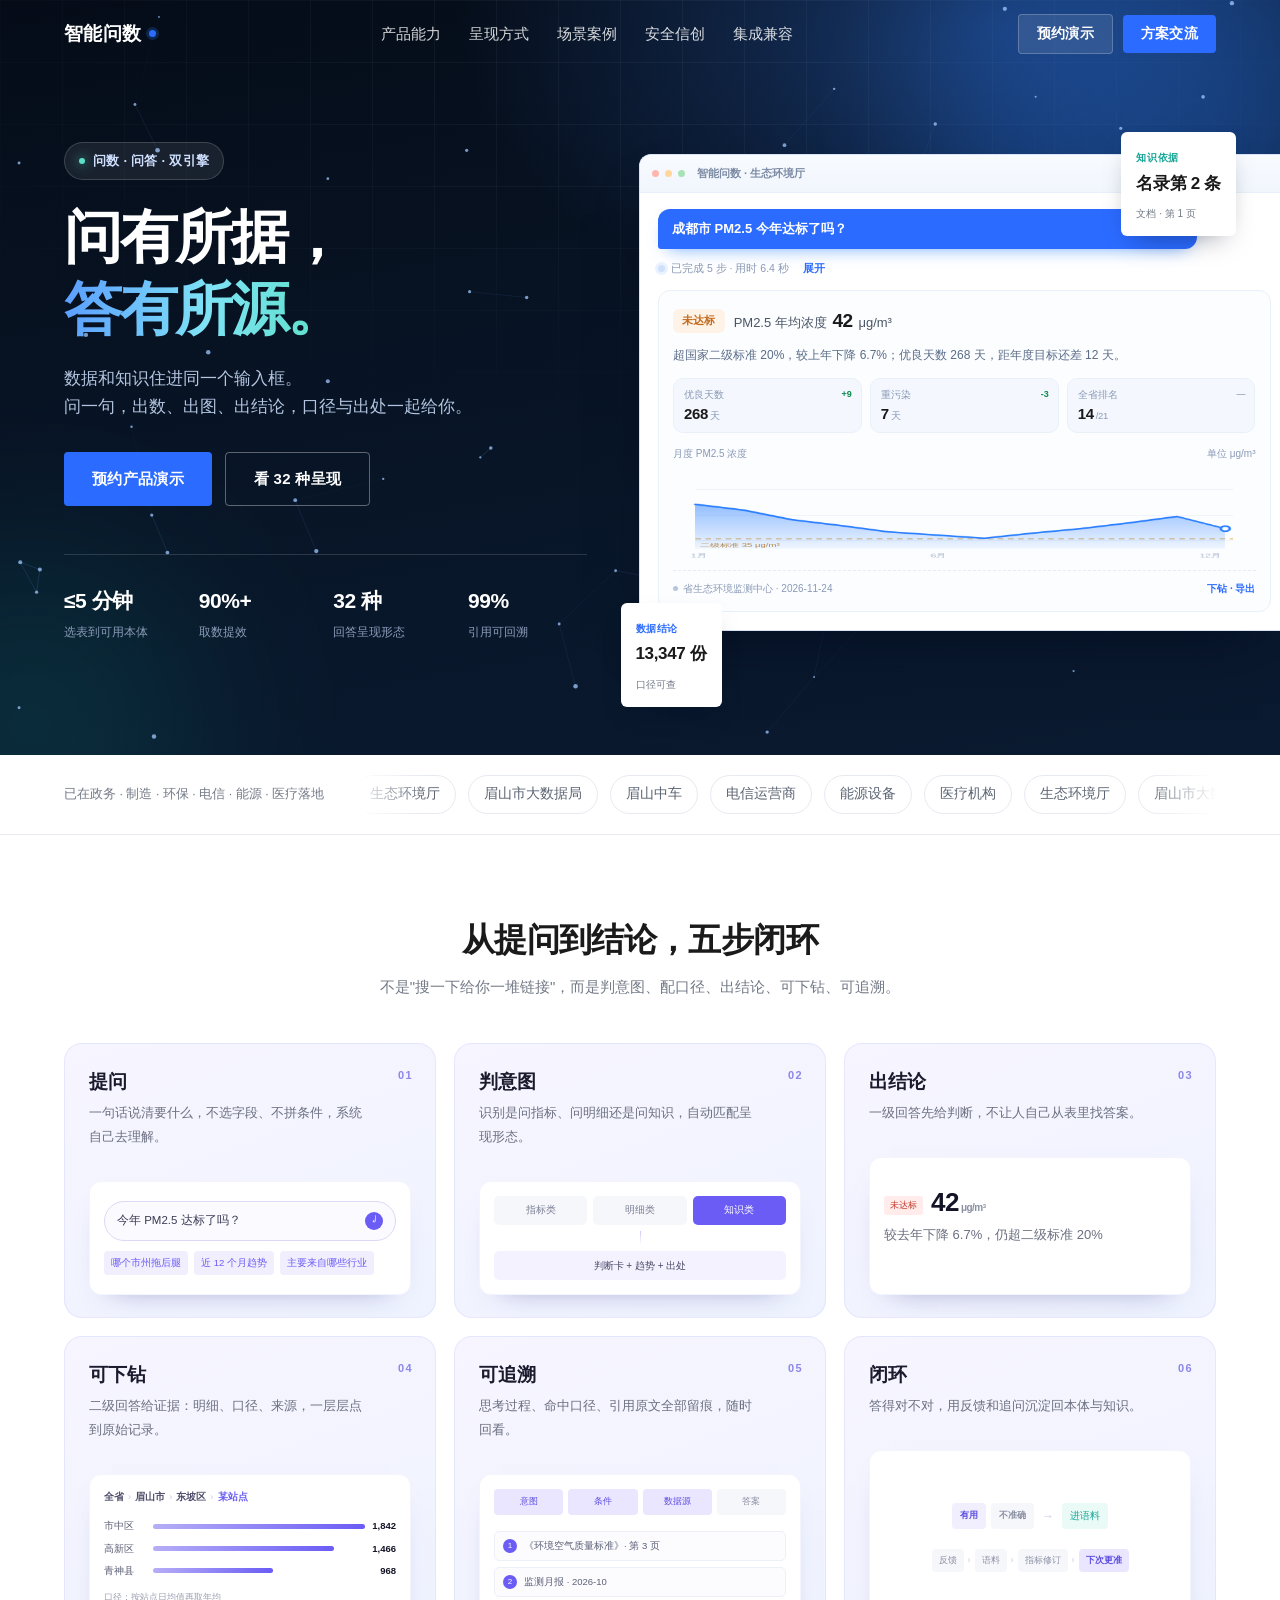
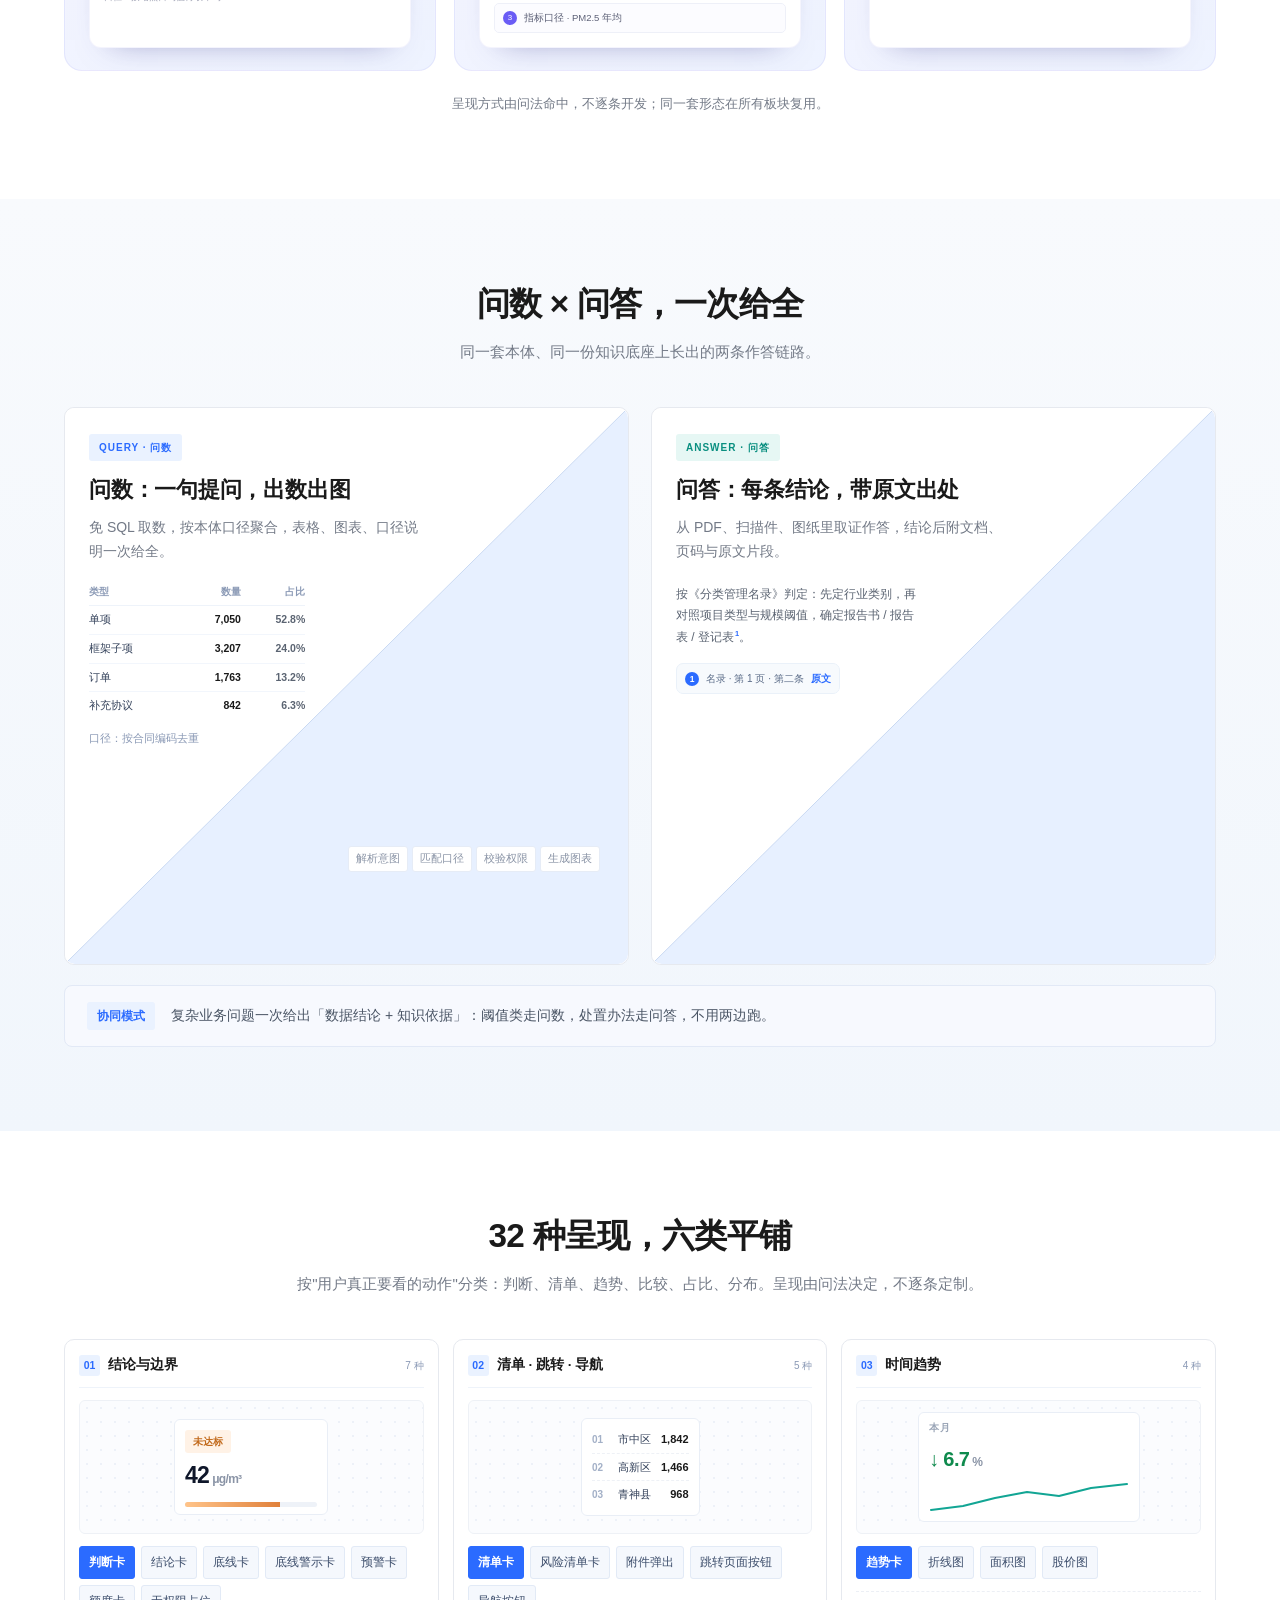
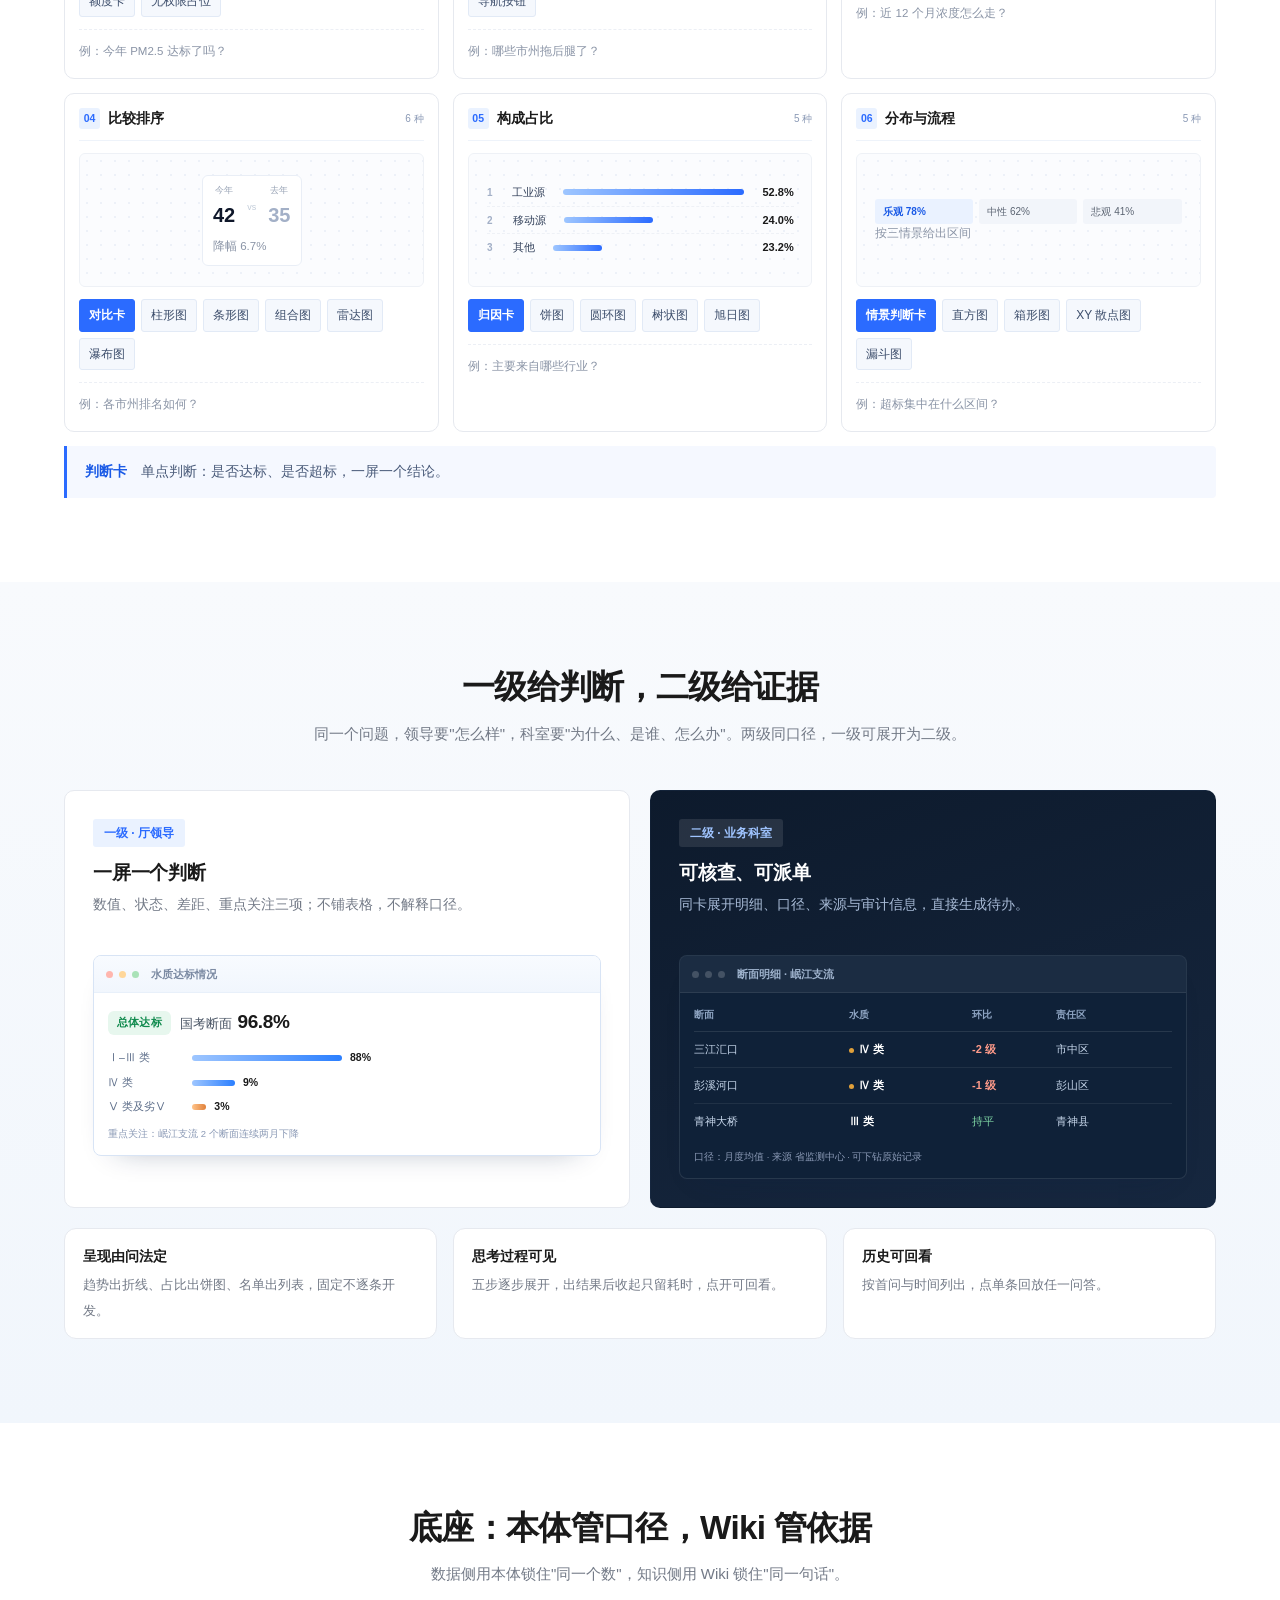
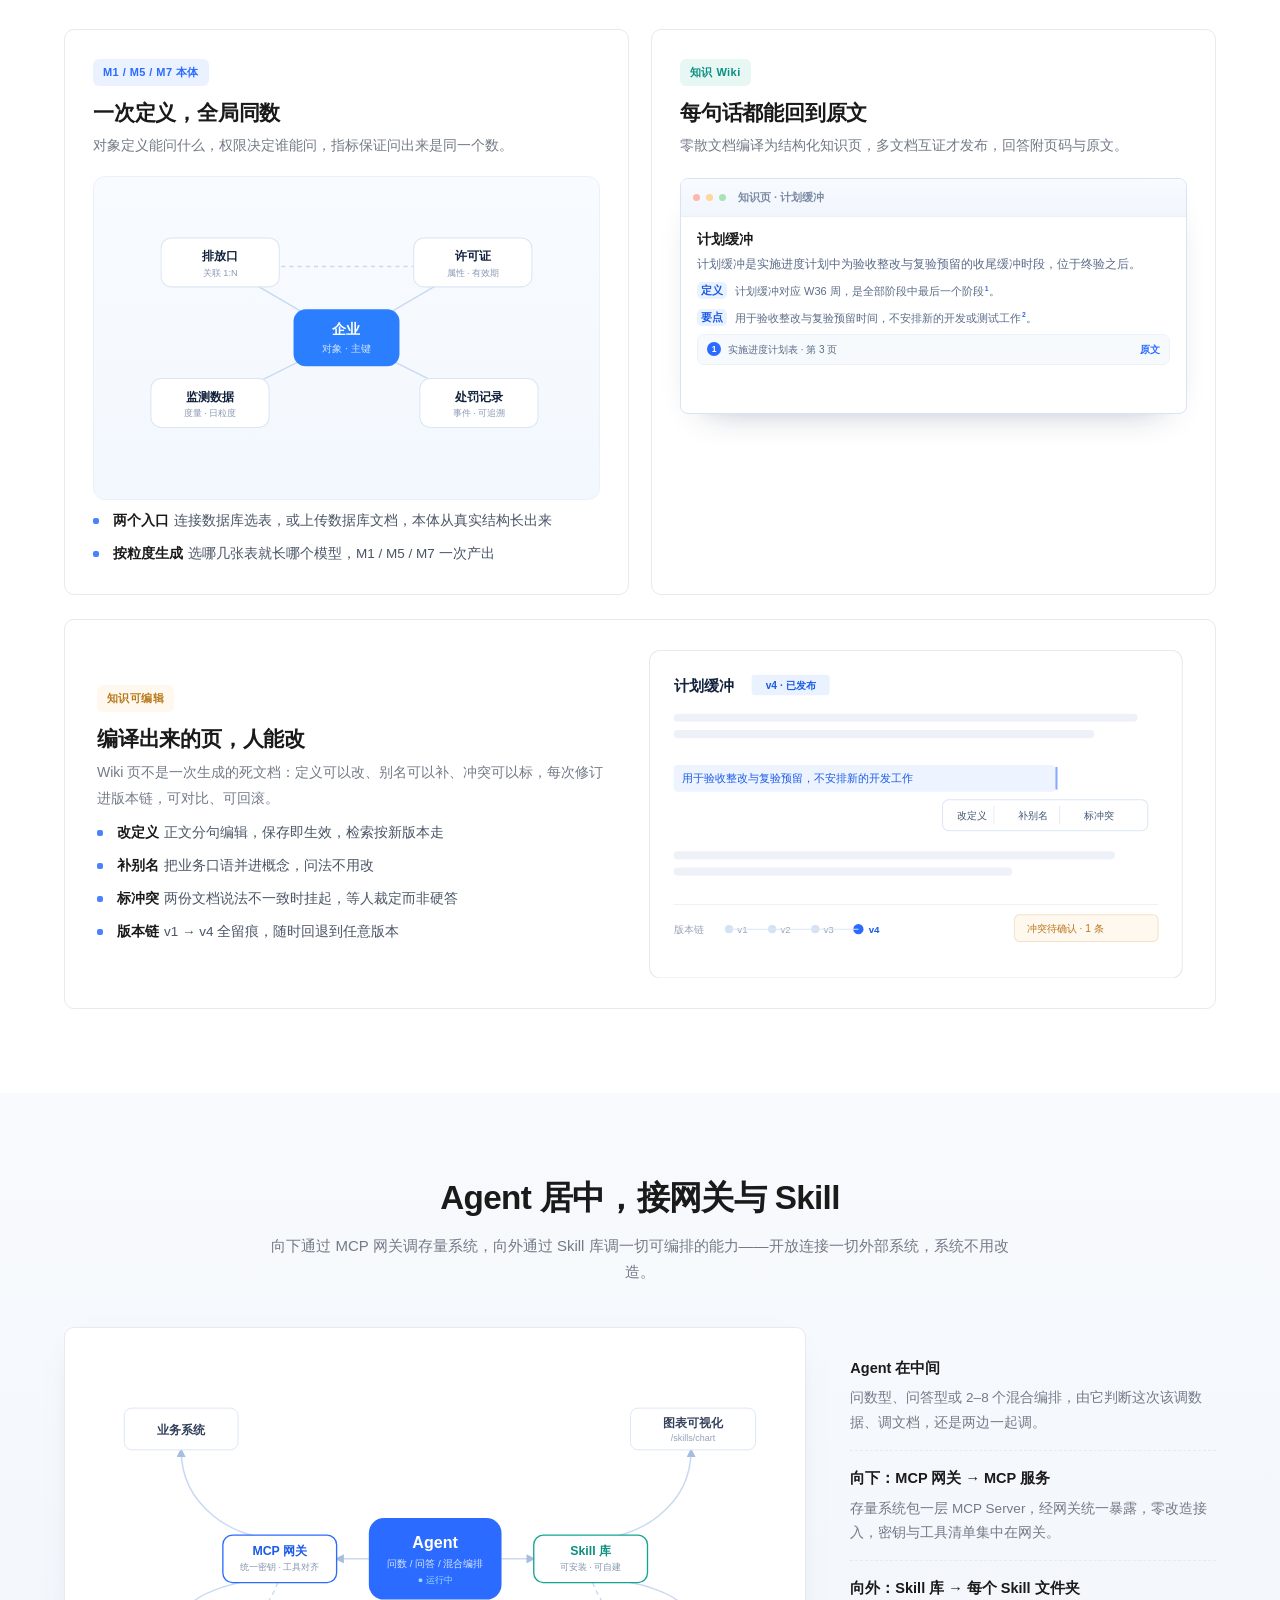
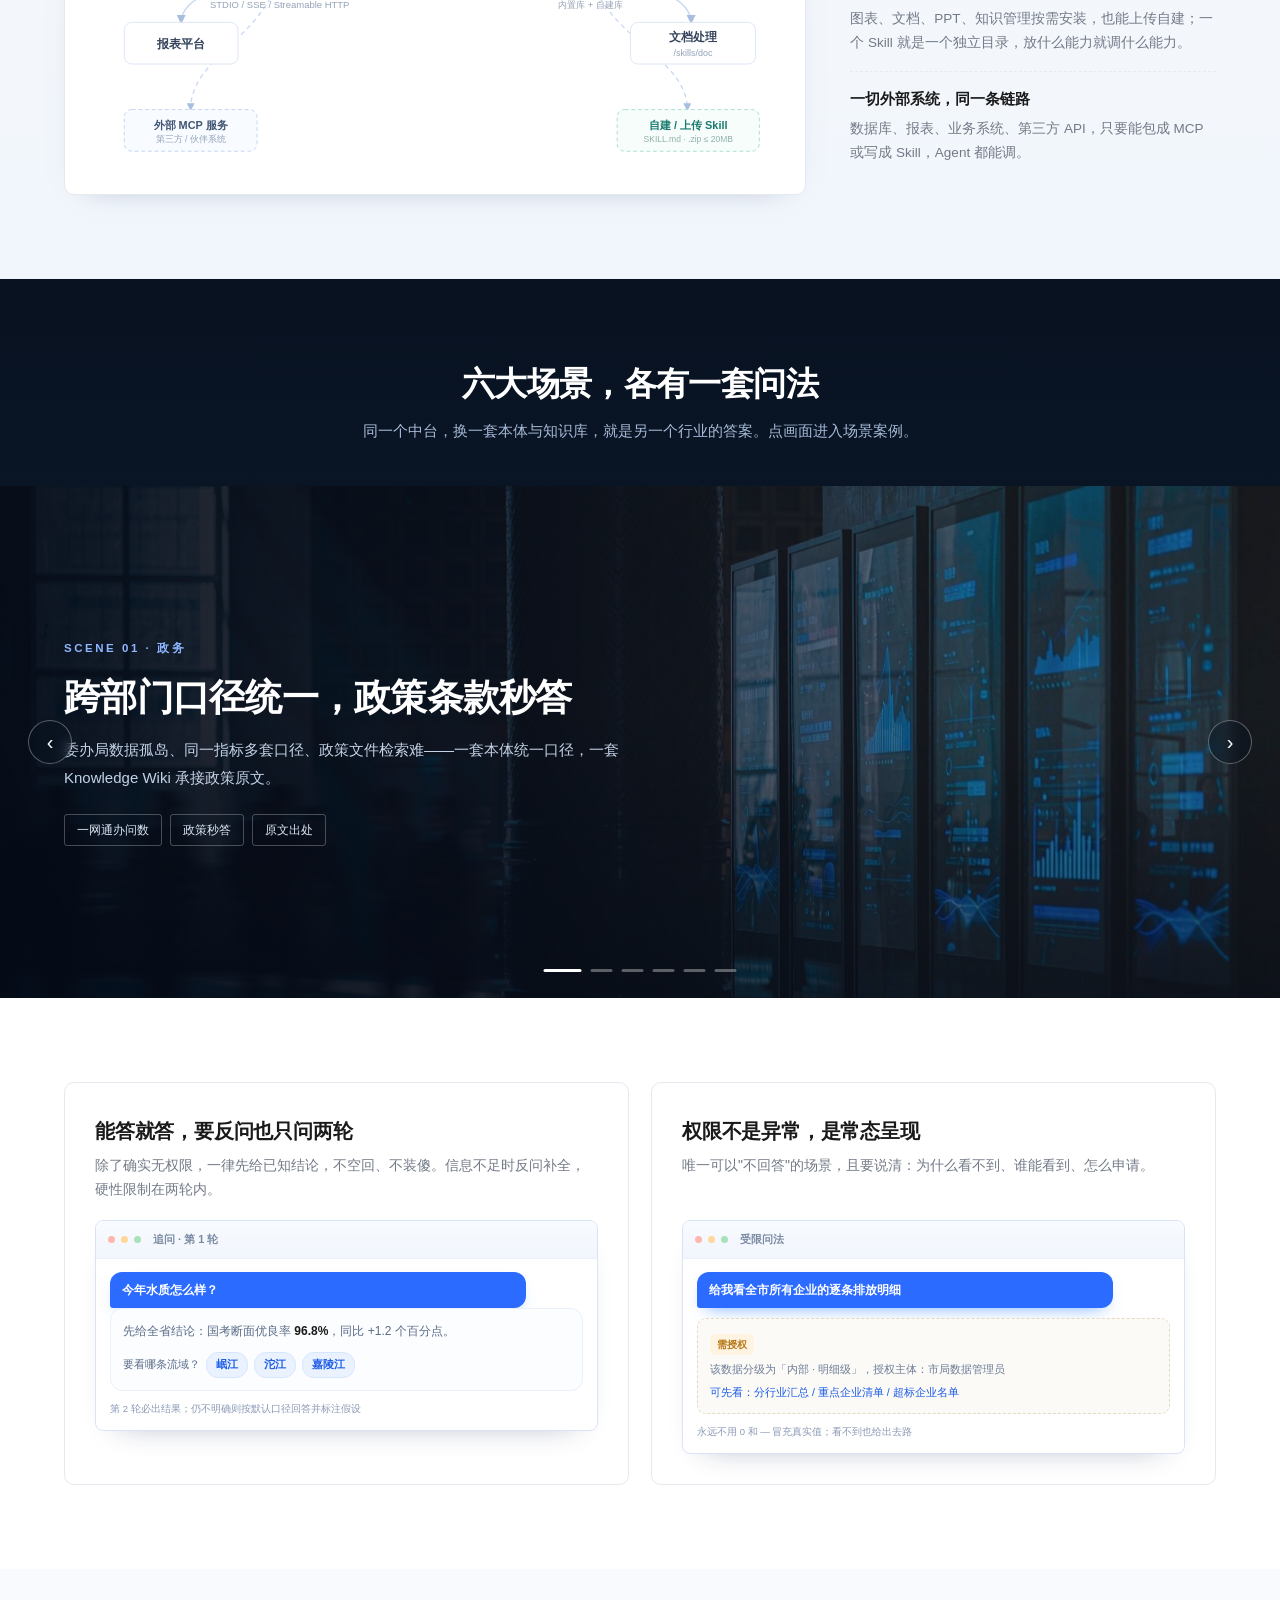
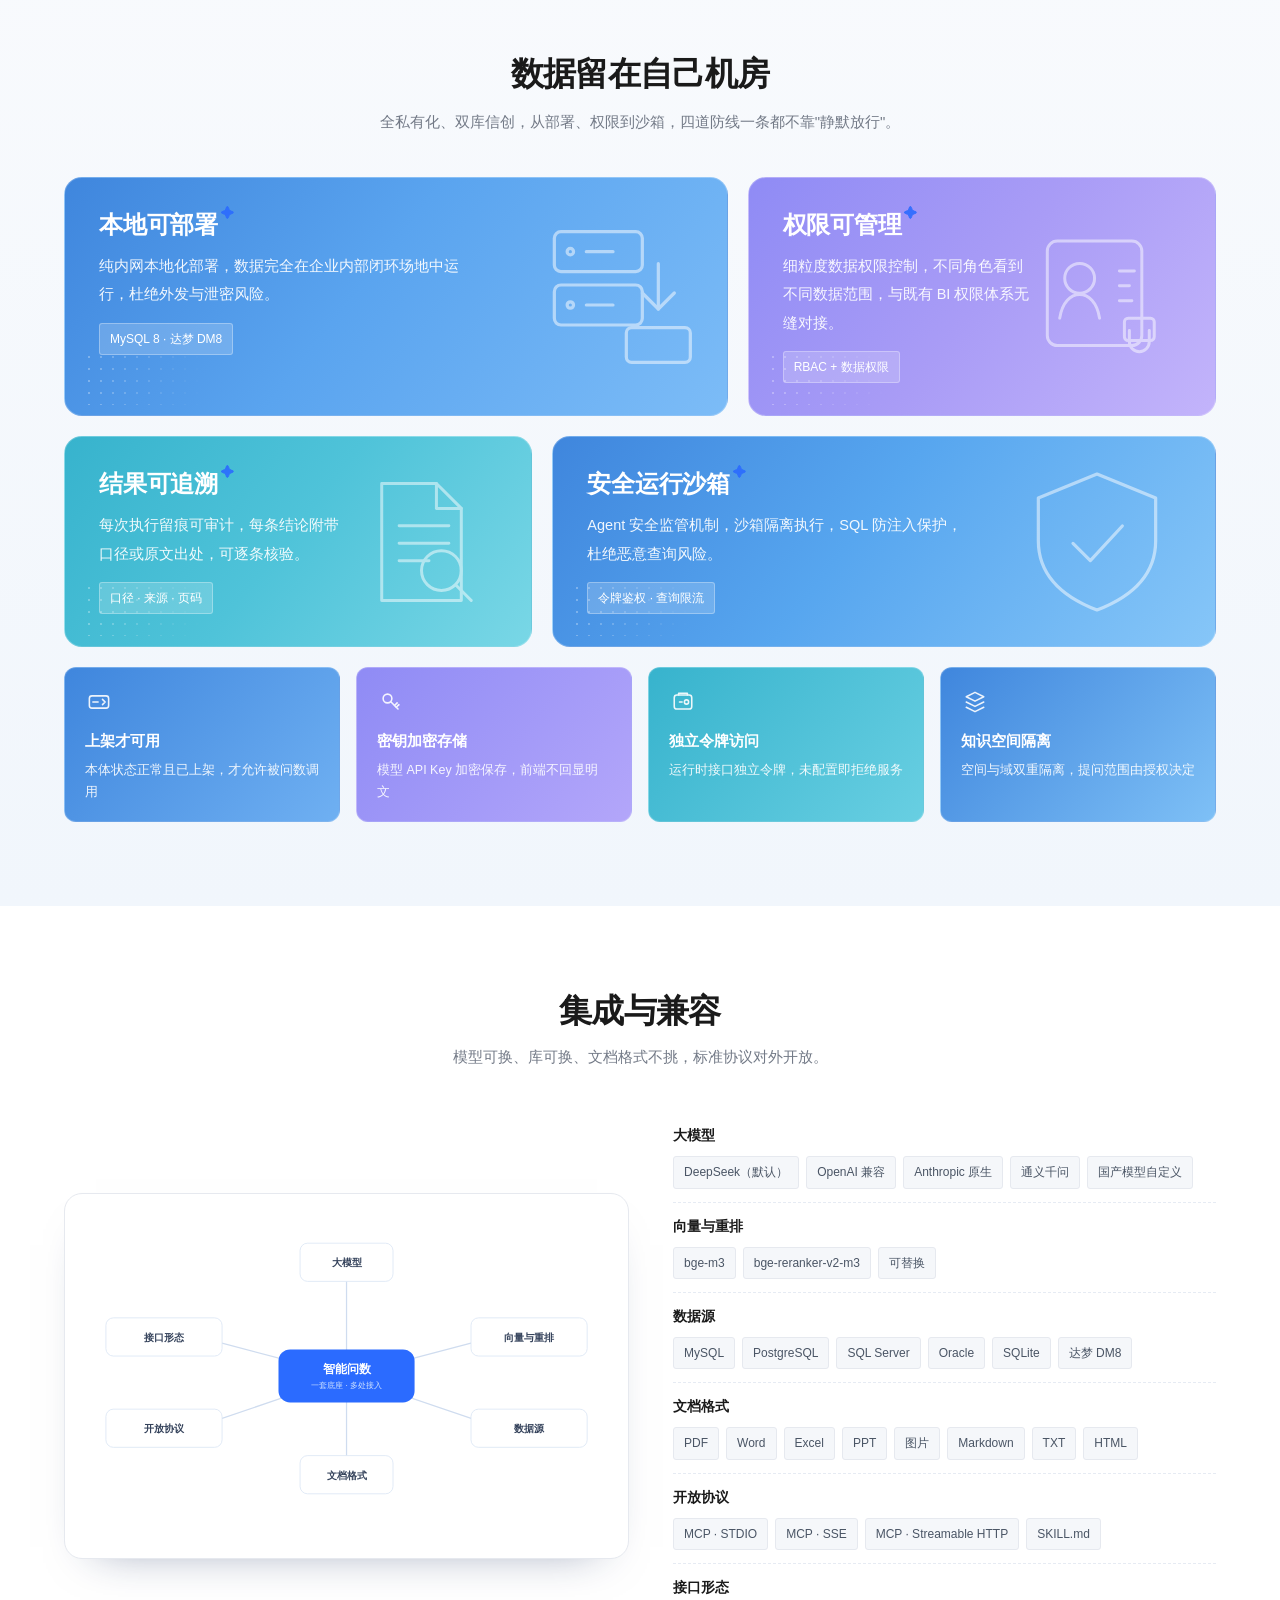
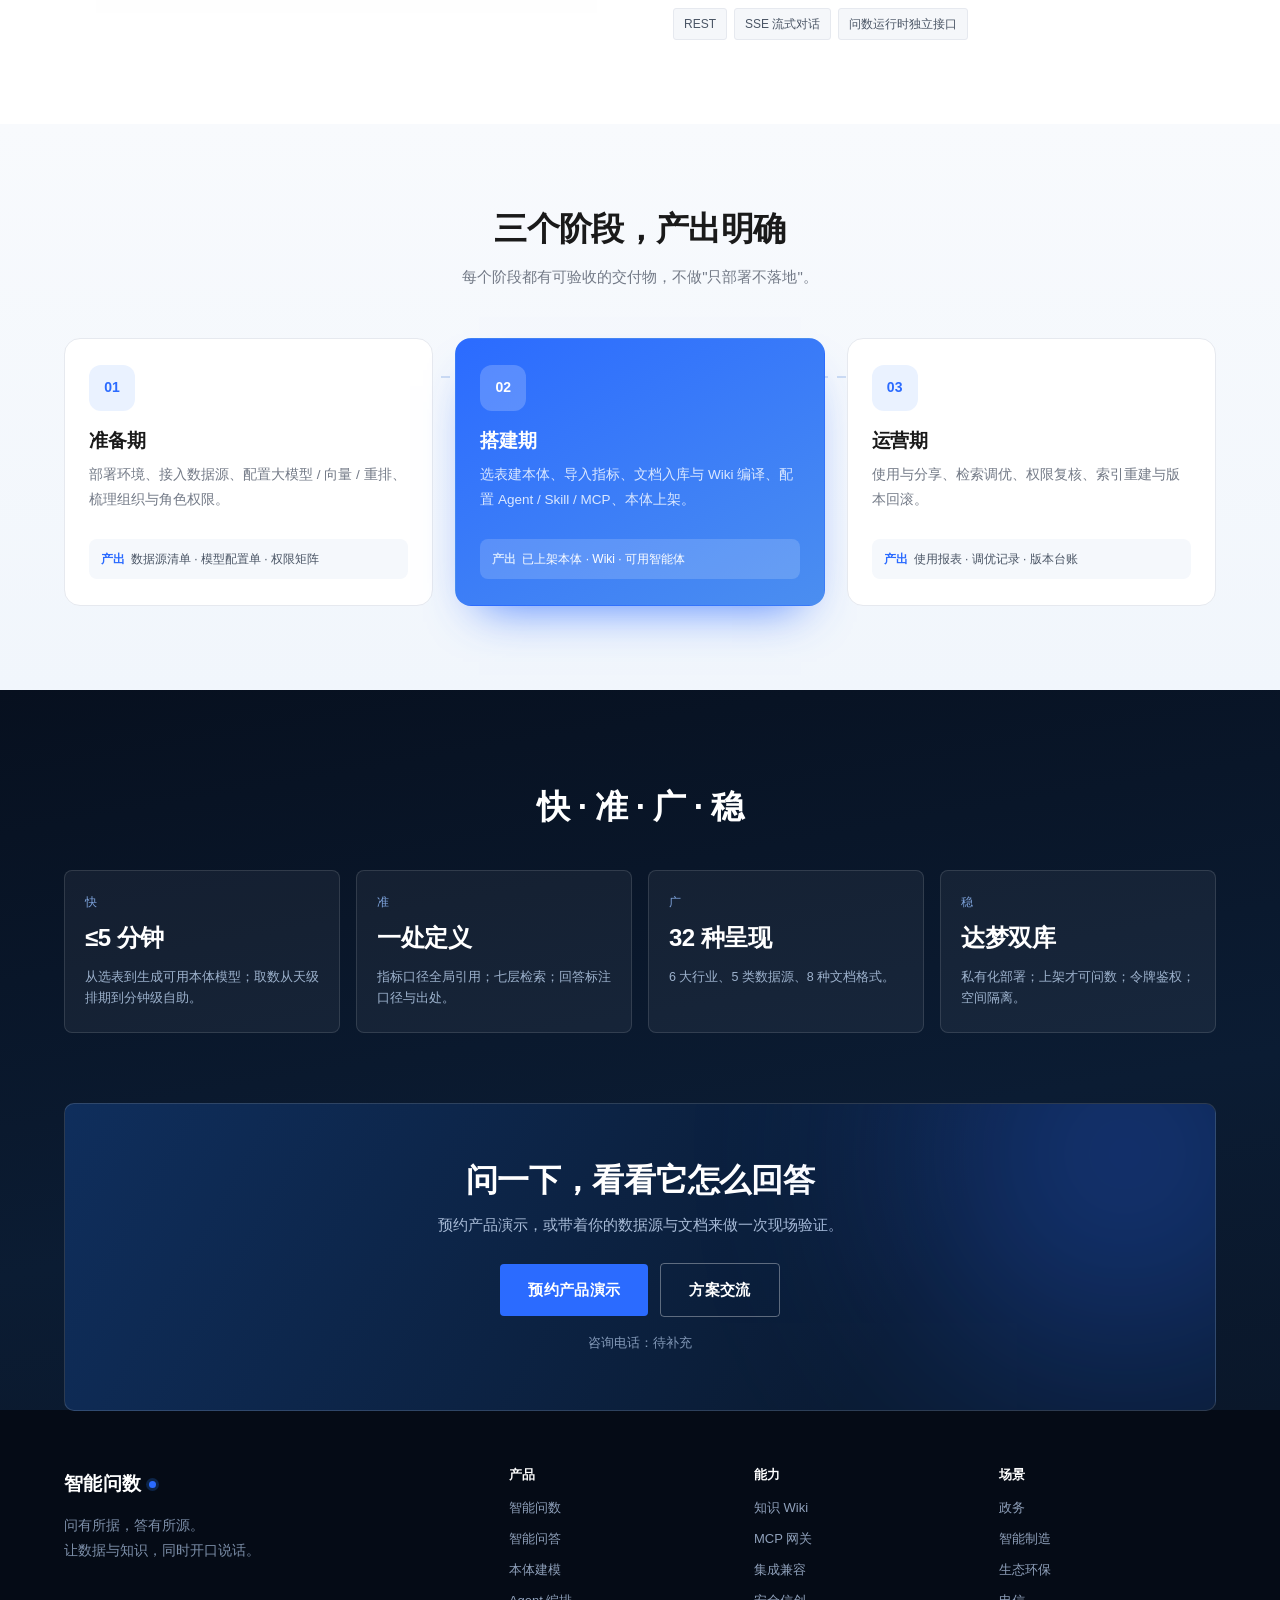
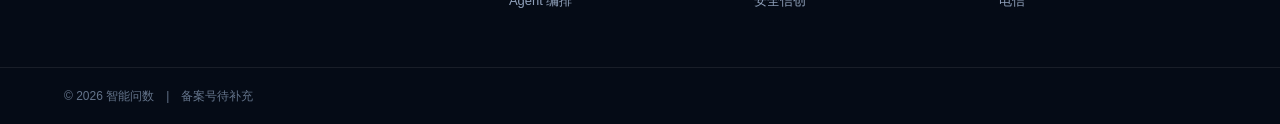
<file: index.html>
<!DOCTYPE html>
<html lang="zh-CN">
<head>
<meta charset="UTF-8">
<meta name="viewport" content="width=device-width, initial-scale=1.0">
<title>智能问数 · 问有所据，答有所源</title>
<meta name="description" content="智能问数：把数据与知识放进同一个输入框。一句自然语言，出数、出图、出结论，并标明口径与出处。">
<link rel="stylesheet" href="assets/css/style.css">
</head>
<body>

<header class="nav" id="nav">
  <div class="wrap nav__inner">
    <a class="brand" href="index.html">智能问数<span class="brand__dot"></span></a>
    <nav class="nav__menu" id="navMenu">
      <a href="#capability">产品能力</a>
      <a href="#present">呈现方式</a>
      <a href="#solutions">场景案例</a>
      <a href="#security">安全信创</a>
      <a href="#compat">集成兼容</a>
    </nav>
    <div class="nav__right">
      <a class="btn btn--ghost btn--sm" href="pages/detail.html?k=demo">预约演示</a>
      <a class="btn btn--primary btn--sm" href="#cta">方案交流</a>
      <button class="nav__toggle" id="navToggle" aria-label="菜单"><span></span><span></span><span></span></button>
    </div>
  </div>
  <i class="nav__progress" id="navProgress"></i>
</header>

<!-- 1 首屏 -->
<section class="hero">
  <div class="hero__grid-bg"></div>
  <div class="hero__glow hero__glow--a"></div>
  <div class="hero__glow hero__glow--b"></div>
  <canvas class="hero__fx" id="fx" aria-hidden="true"></canvas>
  <div class="wrap hero__inner">
    <div class="hero__copy">
      <span class="chip chip--dark"><i class="dot"></i>问数 · 问答 · 双引擎</span>
      <h1>问有所据，<br><span class="grad">答有所源。</span></h1>
      <p class="hero__sub">数据和知识住进同一个输入框。<br>问一句，出数、出图、出结论，口径与出处一起给你。</p>
      <div class="hero__cta">
        <a class="btn btn--primary btn--lg" href="#cta">预约产品演示</a>
        <a class="btn btn--line btn--lg" href="#present">看 32 种呈现</a>
      </div>
      <ul class="hero__stats">
        <li><b data-to="5" data-prefix="≤" data-suffix=" 分钟">≤5 分钟</b><span>选表到可用本体</span></li>
        <li><b data-to="90" data-suffix="%+">90%+</b><span>取数提效</span></li>
        <li><b data-to="32" data-suffix=" 种">32 种</b><span>回答呈现形态</span></li>
        <li><b data-to="99" data-suffix="%">99%</b><span>引用可回溯</span></li>
      </ul>
    </div>

    <!-- 概念图：回答卡 -->
    <div class="hero__media">
      <div class="mk mk--hero">
        <div class="mk__bar">
          <i></i><i></i><i></i>
          <span>智能问数 · 生态环境厅</span>
        </div>
        <div class="mk__body">
          <div class="qb">成都市 PM2.5 今年达标了吗？</div>
          <div class="think"><i></i>已完成 5 步 · 用时 6.4 秒<b>展开</b></div>

          <div class="ans">
            <div class="ans__hd">
              <span class="pill pill--warn">未达标</span>
              <span class="ans__t">PM2.5 年均浓度 <b>42</b> μg/m³</span>
            </div>
            <p class="ans__d">超国家二级标准 20%，较上年下降 6.7%；优良天数 268 天，距年度目标还差 12 天。</p>

            <div class="kpis">
              <div class="kpi"><span>优良天数</span><b>268<em>天</em></b><i class="up">+9</i></div>
              <div class="kpi"><span>重污染</span><b>7<em>天</em></b><i class="down">-3</i></div>
              <div class="kpi"><span>全省排名</span><b>14<em>/21</em></b><i class="flat">—</i></div>
            </div>

            <div class="chart">
              <div class="chart__hd"><span>月度 PM2.5 浓度</span><em>单位 μg/m³</em></div>
              <svg viewBox="0 0 520 150" preserveAspectRatio="none" class="spark">
                <defs>
                  <linearGradient id="lg" x1="0" y1="0" x2="0" y2="1">
                    <stop offset="0%" stop-color="#2b7fff" stop-opacity=".5"/>
                    <stop offset="100%" stop-color="#2b7fff" stop-opacity=".06"/>
                  </linearGradient>
                </defs>
                <g stroke="#e8eef8" stroke-width="1">
                  <line x1="20" y1="40" x2="500" y2="40"/><line x1="20" y1="80" x2="500" y2="80"/><line x1="20" y1="120" x2="500" y2="120"/>
                </g>
                <line x1="20" y1="117" x2="500" y2="117" stroke="#e0a03a" stroke-width="1.2" stroke-dasharray="5 4"/>
                <text x="24" y="130" fill="#c08a3e" font-size="8.5">二级标准 35 μg/m³</text>
                <path d="M20,63 L63,72 L106,87 L149,96 L192,106 L235,111 L278,116 L321,108 L364,101 L407,92 L450,82 L493,101 L493,132 L20,132 Z" fill="url(#lg)"/>
                <polyline points="20,63 63,72 106,87 149,96 192,106 235,111 278,116 321,108 364,101 407,92 450,82 493,101" fill="none" stroke="#2b7fff" stroke-width="2.4" stroke-linejoin="round" stroke-linecap="round"/>
                <circle cx="493" cy="101" r="4" fill="#fff" stroke="#2b7fff" stroke-width="2.4"/>
                <g fill="#a3b0c7" font-size="9">
                  <text x="16" y="146">1月</text><text x="230" y="146">6月</text><text x="470" y="146">12月</text>
                </g>
              </svg>
            </div>

            <div class="ans__ft">
              <span class="src"><i></i>省生态环境监测中心 · 2026-11-24</span>
              <span class="ops">下钻 · 导出</span>
            </div>
          </div>
        </div>
      </div>
      <div class="float-card float-card--a"><span>数据结论</span><b>13,347 份</b><em>口径可查</em></div>
      <div class="float-card float-card--b"><span class="teal">知识依据</span><b>名录第 2 条</b><em>文档 · 第 1 页</em></div>
    </div>
  </div>
</section>

<!-- 2 信任条 -->
<section class="trust">
  <div class="wrap trust__inner">
    <p class="trust__label">已在政务 · 制造 · 环保 · 电信 · 能源 · 医疗落地</p>
    <div class="marquee"><div class="marquee__track">
      <span>生态环境厅</span><span>眉山市大数据局</span><span>眉山中车</span><span>电信运营商</span><span>能源设备</span><span>医疗机构</span>
      <span>生态环境厅</span><span>眉山市大数据局</span><span>眉山中车</span><span>电信运营商</span><span>能源设备</span><span>医疗机构</span>
    </div></div>
  </div>
</section>

<!-- 3 一条主线 -->
<section class="section" id="flow">
  <div class="wrap">
    <div class="head head--center reveal">
      <span class="eyebrow">ONE LINE</span>
      <h2>从提问到结论，五步闭环</h2>
      <p class="lead">不是"搜一下给你一堆链接"，而是判意图、配口径、出结论、可下钻、可追溯。</p>
    </div>
    <div class="steps6">
        <article class="step-card reveal">
        <span class="step-card__no">01</span>
        <h3>提问</h3>
        <p>一句话说清要什么，不选字段、不拼条件，系统自己去理解。</p>
        <div class="sa sa--ask">
          <div class="sa-input"><span>今年 PM2.5 达标了吗？</span><i>↵</i></div>
          <div class="sa-chips">
            <b>哪个市州拖后腿</b><b>近 12 个月趋势</b><b>主要来自哪些行业</b>
          </div>
        </div>
      </article>

        <article class="step-card step-card--sm reveal">
        <span class="step-card__no">02</span>
        <h3>判意图</h3>
        <p>识别是问指标、问明细还是问知识，自动匹配呈现形态。</p>
        <div class="sa sa--intent">
          <div class="sa-row"><span class="sa-node">指标类</span><span class="sa-node">明细类</span><span class="sa-node on">知识类</span></div>
          <div class="sa-arrowdown"></div>
          <div class="sa-out">判断卡 + 趋势 + 出处</div>
        </div>
      </article>

        <article class="step-card step-card--sm reveal">
        <span class="step-card__no">03</span>
        <h3>出结论</h3>
        <p>一级回答先给判断，不让人自己从表里找答案。</p>
        <div class="sa sa--out">
          <div class="sa-kpi"><em>未达标</em><b>42<small>μg/m³</small></b></div>
          <p class="sa-say">较去年下降 6.7%，仍超二级标准 20%</p>
        </div>
      </article>

        <article class="step-card reveal">
        <span class="step-card__no">04</span>
        <h3>可下钻</h3>
        <p>二级回答给证据：明细、口径、来源，一层层点到原始记录。</p>
        <div class="sa sa--drill">
          <div class="sa-crumb"><b>全省</b><i>›</i><b>眉山市</b><i>›</i><b>东坡区</b><i>›</i><b class="on">某站点</b></div>
          <div class="sa-lines">
            <div><span>市中区</span><i style="--w:78%"></i><em>1,842</em></div>
            <div><span>高新区</span><i style="--w:62%"></i><em>1,466</em></div>
            <div><span>青神县</span><i style="--w:41%"></i><em>968</em></div>
          </div>
          <div class="sa-note">口径：按站点日均值再取年均</div>
        </div>
      </article>

        <article class="step-card reveal">
        <span class="step-card__no">05</span>
        <h3>可追溯</h3>
        <p>思考过程、命中口径、引用原文全部留痕，随时回看。</p>
        <div class="sa sa--trace">
          <div class="sa-steps"><b class="on">意图</b><b class="on">条件</b><b class="on">数据源</b><b>答案</b></div>
          <div class="sa-cite"><i>1</i>《环境空气质量标准》· 第 3 页</div>
          <div class="sa-cite"><i>2</i>监测月报 · 2026-10</div>
          <div class="sa-cite"><i>3</i>指标口径 · PM2.5 年均</div>
        </div>
      </article>

        <article class="step-card step-card--sm reveal">
        <span class="step-card__no">06</span>
        <h3>闭环</h3>
        <p>答得对不对，用反馈和追问沉淀回本体与知识。</p>
        <div class="sa sa--loop">
          <div class="sa-looprow">
            <div class="sa-fb"><b>有用</b><b>不准确</b></div>
            <i class="sa-flow">→</i>
            <span class="sa-keep">进语料</span>
          </div>
          <div class="sa-loopflow"><b>反馈</b><i>›</i><b>语料</b><i>›</i><b>指标修订</b><i>›</i><b class="on">下次更准</b></div>
          <div class="sa-loopbar"><i></i></div>
        </div>
      </article>
    </div>
    <p class="flow-note reveal">呈现方式由问法命中，不逐条开发；同一套形态在所有板块复用。</p>
  </div>
</section>

<!-- 4 双引擎 -->
<section class="section section--soft" id="capability">
  <div class="wrap">
    <div class="head head--center reveal">
      <span class="eyebrow">DUAL ENGINE</span>
      <h2>问数 × 问答，一次给全</h2>
      <p class="lead">同一套本体、同一份知识底座上长出的两条作答链路。</p>
    </div>

    <div class="dual">
      <div class="dual__card dual__card--split reveal">
        <div class="split" data-mode="query">
          <div class="split__static">
            <span class="dual__badge">QUERY · 问数</span>
            <h3>问数：一句提问，出数出图</h3>
            <p class="dual__sub">免 SQL 取数，按本体口径聚合，表格、图表、口径说明一次给全。</p>
            <table class="mtable mtable--tight split__table">
              <tr><th>类型</th><th>数量</th><th>占比</th></tr>
              <tr><td>单项</td><td>7,050</td><td>52.8%</td></tr>
              <tr><td>框架子项</td><td>3,207</td><td>24.0%</td></tr>
              <tr><td>订单</td><td>1,763</td><td>13.2%</td></tr>
              <tr><td>补充协议</td><td>842</td><td>6.3%</td></tr>
            </table>
            <span class="mcap">口径：按合同编码去重</span>
          </div>
          <div class="split__live">
            <p class="split__q"></p>
            <div class="split__steps"><span>解析意图</span><span>匹配口径</span><span>校验权限</span><span>生成图表</span></div>
            <div class="split__bars"><i></i><i></i><i></i><i></i></div>
          </div>
          <svg class="split__seam" viewBox="0 0 100 100" preserveAspectRatio="none" aria-hidden="true"><line x1="100" y1="0" x2="0" y2="100" stroke="#c9d9f2" stroke-width="1" vector-effect="non-scaling-stroke"/></svg>
        </div>
      </div>

      <div class="dual__card dual__card--split reveal">
        <div class="split" data-mode="answer">
          <div class="split__static">
            <span class="dual__badge dual__badge--teal">ANSWER · 问答</span>
            <h3>问答：每条结论，带原文出处</h3>
            <p class="dual__sub">从 PDF、扫描件、图纸里取证作答，结论后附文档、页码与原文片段。</p>
            <p class="split__a">按《分类管理名录》判定：先定行业类别，再对照项目类型与规模阈值，确定报告书 / 报告表 / 登记表<sup>1</sup>。</p>
            <div class="cite"><b>1</b>名录 · 第 1 页 · 第二条 <em>原文</em></div>
          </div>
          <div class="split__live">
            <p class="split__q"></p>
            <div class="split__lines"><i></i><i></i><i></i></div>
            <div class="split__cite"><b>1</b>名录 · 第 1 页 · 第二条</div>
            <div class="split__fig">
              <svg viewBox="0 0 230 116" class="split__figsvg" role="img" aria-label="文档中检索到的示意图">
                <rect x="0.5" y="0.5" width="229" height="115" rx="4" fill="#fff" stroke="#e6e9ef"/>
                <rect x="10" y="10" width="210" height="96" rx="3" fill="#fcfdff" stroke="#eef2f8"/>
                <g fill="#fff" stroke="#c9d9f2">
                  <rect x="22" y="42" width="44" height="26" rx="4"/>
                  <rect x="92" y="42" width="44" height="26" rx="4"/>
                  <rect x="162" y="42" width="44" height="26" rx="4"/>
                </g>
                <g fill="#5b6472" font-size="8" text-anchor="middle">
                  <text x="44" y="58">原料</text><text x="114" y="58">聚合</text><text x="184" y="58">成品</text>
                </g>
                <g stroke="#9db8e8" stroke-width="1.2" marker-end="url(#arw2)">
                  <path d="M66,55 L90,55"/><path d="M136,55 L160,55"/>
                </g>
                <defs><marker id="arw2" viewBox="0 0 10 10" refX="8" refY="5" markerWidth="5" markerHeight="5" orient="auto"><path d="M0,0 L10,5 L0,10 z" fill="#9db8e8"/></marker></defs>
                <text x="22" y="26" font-size="8" fill="#98a3b5">图 3　工艺流程示意</text>
                <rect x="10" y="82" width="120" height="5" rx="2.5" fill="#eef2f8"/>
                <rect x="10" y="92" width="86" height="5" rx="2.5" fill="#eef2f8"/>
              </svg>
              <span class="split__figcap">文档第 12 页 · 图 3（图示随答案一并返回）</span>
            </div>
          </div>
          <svg class="split__seam" viewBox="0 0 100 100" preserveAspectRatio="none" aria-hidden="true"><line x1="100" y1="0" x2="0" y2="100" stroke="#c9d9f2" stroke-width="1" vector-effect="non-scaling-stroke"/></svg>
        </div>
      </div>
    </div>

    <div class="dual-note reveal">
      <b>协同模式</b>
      <p>复杂业务问题一次给出「数据结论 + 知识依据」：阈值类走问数，处置办法走问答，不用两边跑。</p>
    </div>
  </div>
</section>

<!-- 5 呈现方式 -->
<section class="section" id="present">
  <div class="wrap">
    <div class="head head--center reveal">
      <span class="eyebrow">PRESENTATION</span>
      <h2>32 种呈现，六类平铺</h2>
      <p class="lead">按"用户真正要看的动作"分类：判断、清单、趋势、比较、占比、分布。呈现由问法决定，不逐条定制。</p>
    </div>

    <div class="pres" id="pres">
      <div class="pres__grid">
        <div class="pres__card reveal">
          <div class="pres__h"><i>01</i><b>结论与边界</b><span>7 种</span></div>
          <div class="pres__chips">
            <button class="chipx" data-d="单点判断：是否达标、是否超标，一屏一个结论。">判断卡</button>
            <button class="chipx" data-d="定性结论 + 一句依据，适合“进展如何”这类问法。">结论卡</button>
            <button class="chipx" data-d="给出不可逾越的底线值，并与当前值对照。">底线卡</button>
            <button class="chipx" data-d="触碰底线时高亮警示，附处置建议。">底线警示卡</button>
            <button class="chipx" data-d="按阈值分级（蓝 / 黄 / 橙 / 红）提示风险。">预警卡</button>
            <button class="chipx" data-d="剩余额度、可用量、余量进度。">额度卡</button>
            <button class="chipx" data-d="不出数：说明数据分级、授权主体、申请入口，并给三条替代问法。">无权限占位</button>
          </div>
          <span class="pres__eg">例：今年 PM2.5 达标了吗？</span>
        </div>
        <div class="pres__card reveal">
          <div class="pres__h"><i>02</i><b>清单 · 跳转 · 导航</b><span>5 种</span></div>
          <div class="pres__chips">
            <button class="chipx" data-d="名单式回答，首页给拖累项，点击展开全量清单。">清单卡</button>
            <button class="chipx" data-d="风险对象清单，带等级与处置状态。">风险清单卡</button>
            <button class="chipx" data-d="台账、报告等附件直接预览与下载。">附件弹出</button>
            <button class="chipx" data-d="从回答一键进入对应专题页，带着口径过去。">跳转页面按钮</button>
            <button class="chipx" data-d="给出名称、地址、坐标与地图导航。">导航按钮</button>
          </div>
          <span class="pres__eg">例：哪些市州拖后腿了？</span>
        </div>
        <div class="pres__card reveal">
          <div class="pres__h"><i>03</i><b>时间趋势</b><span>4 种</span></div>
          <div class="pres__chips">
            <button class="chipx" data-d="一句话趋势 + 折线缩略，适合“最近怎么样”。">趋势卡</button>
            <button class="chipx" data-d="连续时间序列，标出拐点与阈值线。">折线图</button>
            <button class="chipx" data-d="强调累计量级，面积表达体量变化。">面积图</button>
            <button class="chipx" data-d="高低开收，适合波动剧烈的指标。">股价图</button>
          </div>
          <span class="pres__eg">例：近 12 个月浓度怎么走？</span>
        </div>
        <div class="pres__card reveal">
          <div class="pres__h"><i>04</i><b>比较排序</b><span>6 种</span></div>
          <div class="pres__chips">
            <button class="chipx" data-d="本期 vs 同期，差距一眼可见。">对比卡</button>
            <button class="chipx" data-d="分类比较，纵向排列。">柱形图</button>
            <button class="chipx" data-d="类别多、名称长时横向排列更好读。">条形图</button>
            <button class="chipx" data-d="两个量纲同图，柱线组合。">组合图</button>
            <button class="chipx" data-d="多维度打分对比，看短板。">雷达图</button>
            <button class="chipx" data-d="从总量到分项的增减拆解。">瀑布图</button>
          </div>
          <span class="pres__eg">例：各市州排名如何？</span>
        </div>
        <div class="pres__card reveal">
          <div class="pres__h"><i>05</i><b>构成占比</b><span>5 种</span></div>
          <div class="pres__chips">
            <button class="chipx" data-d="占比拆解，回答“是谁贡献的”。">归因卡</button>
            <button class="chipx" data-d="单一维度占比，类目不超过 6 个。">饼图</button>
            <button class="chipx" data-d="留中心放总数或结论。">圆环图</button>
            <button class="chipx" data-d="层级构成，面积即占比。">树状图</button>
            <button class="chipx" data-d="多层构成，由内向外逐层展开。">旭日图</button>
          </div>
          <span class="pres__eg">例：主要来自哪些行业？</span>
        </div>
        <div class="pres__card reveal">
          <div class="pres__h"><i>06</i><b>分布与流程</b><span>5 种</span></div>
          <div class="pres__chips">
            <button class="chipx" data-d="按情景分支给判断，如“是否可安全利用”。">情景判断卡</button>
            <button class="chipx" data-d="看数据分布形态与集中区间。">直方图</button>
            <button class="chipx" data-d="看离散程度与异常值。">箱形图</button>
            <button class="chipx" data-d="看两个变量的相关性。">XY 散点图</button>
            <button class="chipx" data-d="看环节转化与流失。">漏斗图</button>
          </div>
          <span class="pres__eg">例：超标集中在什么区间？</span>
        </div>
      </div>
      <div class="pres__desc reveal"><b id="presName">判断卡</b><span id="presDesc">单点判断：是否达标、是否超标，一屏一个结论。</span></div>
    </div>
  </div>
</section>

<!-- 6 两级回答 -->
<section class="section section--soft" id="levels">
  <div class="wrap">
    <div class="head head--center reveal">
      <span class="eyebrow">TWO LEVELS</span>
      <h2>一级给判断，二级给证据</h2>
      <p class="lead">同一个问题，领导要"怎么样"，科室要"为什么、是谁、怎么办"。两级同口径，一级可展开为二级。</p>
    </div>

    <div class="levels">
      <div class="lv reveal">
        <div class="lv__tag">一级 · 厅领导</div>
        <h3>一屏一个判断</h3>
        <p>数值、状态、差距、重点关注三项；不铺表格，不解释口径。</p>
        <div class="mk mk--mini">
          <div class="mk__bar"><i></i><i></i><i></i><span>水质达标情况</span></div>
          <div class="mk__body">
            <div class="ans__hd"><span class="pill pill--ok">总体达标</span><span class="ans__t">国考断面 <b>96.8%</b></span></div>
            <div class="mini-bars">
              <div><span>Ⅰ–Ⅲ 类</span><i style="width:88%"></i><em>88%</em></div>
              <div><span>Ⅳ 类</span><i style="width:9%"></i><em>9%</em></div>
              <div><span>Ⅴ 类及劣Ⅴ</span><i class="warn" style="width:3%"></i><em>3%</em></div>
            </div>
            <div class="mcap">重点关注：岷江支流 2 个断面连续两月下降</div>
          </div>
        </div>
      </div>

      <div class="lv lv--dark reveal">
        <div class="lv__tag lv__tag--dark">二级 · 业务科室</div>
        <h3>可核查、可派单</h3>
        <p>同卡展开明细、口径、来源与审计信息，直接生成待办。</p>
        <div class="mk mk--mini mk--dark">
          <div class="mk__bar"><i></i><i></i><i></i><span>断面明细 · 岷江支流</span></div>
          <div class="mk__body">
            <table class="mtable mtable--dark">
              <tr><th>断面</th><th>水质</th><th>环比</th><th>责任区</th></tr>
              <tr><td>三江汇口</td><td><span class="dot-warn"></span>Ⅳ 类</td><td class="down2">-2 级</td><td>市中区</td></tr>
              <tr><td>彭溪河口</td><td><span class="dot-warn"></span>Ⅳ 类</td><td class="down2">-1 级</td><td>彭山区</td></tr>
              <tr><td>青神大桥</td><td>Ⅲ 类</td><td class="ok2">持平</td><td>青神县</td></tr>
            </table>
            <div class="mcap">口径：月度均值 · 来源 省监测中心 · 可下钻原始记录</div>
          </div>
        </div>
      </div>
    </div>

    <div class="levels-note reveal">
      <div><b>呈现由问法定</b><span>趋势出折线、占比出饼图、名单出列表，固定不逐条开发。</span></div>
      <div><b>思考过程可见</b><span>五步逐步展开，出结果后收起只留耗时，点开可回看。</span></div>
      <div><b>历史可回看</b><span>按首问与时间列出，点单条回放任一问答。</span></div>
    </div>
  </div>
</section>

<!-- 7 底座 -->
<section class="section" id="foundation">
  <div class="wrap">
    <div class="head reveal">
      <span class="eyebrow">FOUNDATION</span>
      <h2>底座：本体管口径，Wiki 管依据</h2>
      <p class="lead">数据侧用本体锁住"同一个数"，知识侧用 Wiki 锁住"同一句话"。</p>
    </div>

    <div class="found">
      <div class="found__col reveal">
        <span class="found__tag">M1 / M5 / M7 本体</span>
        <h3>一次定义，全局同数</h3>
        <p>对象定义能问什么，权限决定谁能问，指标保证问出来是同一个数。</p>
        <div class="graph">
          <svg viewBox="0 0 480 300" class="graph__svg">
            <g class="edges" stroke="#c9d9f2" stroke-width="1.4" fill="none">
              <path d="M240,150 L120,80"/><path d="M240,150 L360,80"/><path d="M240,150 L110,215"/>
              <path d="M240,150 L370,215"/><path d="M120,80 L360,80" stroke-dasharray="4 4"/>
            </g>
            <g>
              <rect x="188" y="122" width="104" height="56" rx="12" fill="#2b7fff"/>
              <text x="240" y="146" text-anchor="middle" fill="#fff" font-size="14" font-weight="700">企业</text>
              <text x="240" y="164" text-anchor="middle" fill="#cfe2ff" font-size="10">对象 · 主键</text>

              <rect x="58" y="52" width="116" height="48" rx="10" fill="#fff" stroke="#dbe6f5"/>
              <text x="116" y="74" text-anchor="middle" fill="#12213b" font-size="12" font-weight="600">排放口</text>
              <text x="116" y="89" text-anchor="middle" fill="#8a99b5" font-size="9">关联 1:N</text>

              <rect x="306" y="52" width="116" height="48" rx="10" fill="#fff" stroke="#dbe6f5"/>
              <text x="364" y="74" text-anchor="middle" fill="#12213b" font-size="12" font-weight="600">许可证</text>
              <text x="364" y="89" text-anchor="middle" fill="#8a99b5" font-size="9">属性 · 有效期</text>

              <rect x="48" y="190" width="116" height="48" rx="10" fill="#fff" stroke="#dbe6f5"/>
              <text x="106" y="212" text-anchor="middle" fill="#12213b" font-size="12" font-weight="600">监测数据</text>
              <text x="106" y="227" text-anchor="middle" fill="#8a99b5" font-size="9">度量 · 日粒度</text>

              <rect x="312" y="190" width="116" height="48" rx="10" fill="#fff" stroke="#dbe6f5"/>
              <text x="370" y="212" text-anchor="middle" fill="#12213b" font-size="12" font-weight="600">处罚记录</text>
              <text x="370" y="227" text-anchor="middle" fill="#8a99b5" font-size="9">事件 · 可追溯</text>
            </g>
          </svg>
        </div>
        <ul class="ticks">
          <li><b>两个入口</b>连接数据库选表，或上传数据库文档，本体从真实结构长出来</li>
          <li><b>按粒度生成</b>选哪几张表就长哪个模型，M1 / M5 / M7 一次产出</li>
        </ul>
      </div>

      <div class="found__col reveal">
        <span class="found__tag found__tag--teal">知识 Wiki</span>
        <h3>每句话都能回到原文</h3>
        <p>零散文档编译为结构化知识页，多文档互证才发布，回答附页码与原文。</p>
        <div class="mk mk--card">
          <div class="mk__bar"><i></i><i></i><i></i><span>知识页 · 计划缓冲</span></div>
          <div class="mk__body">
            <h5 class="wiki-t">计划缓冲</h5>
            <p class="wiki-p">计划缓冲是实施进度计划中为验收整改与复验预留的收尾缓冲时段，位于终验之后。</p>
            <div class="wiki-li"><b>定义</b><span>计划缓冲对应 W36 周，是全部阶段中最后一个阶段<sup>1</sup>。</span></div>
            <div class="wiki-li"><b>要点</b><span>用于验收整改与复验预留时间，不安排新的开发或测试工作<sup>2</sup>。</span></div>
            <div class="cite"><b>1</b>实施进度计划表 · 第 3 页 <em>原文</em></div>
          </div>
        </div>
      </div>
    </div>

    <div class="editrow">
      <div class="editrow__text reveal">
        <span class="found__tag found__tag--edit">知识可编辑</span>
        <h3>编译出来的页，人能改</h3>
        <p>Wiki 页不是一次生成的死文档：定义可以改、别名可以补、冲突可以标，每次修订进版本链，可对比、可回滚。</p>
        <ul class="ticks">
          <li><b>改定义</b>正文分句编辑，保存即生效，检索按新版本走</li>
          <li><b>补别名</b>把业务口语并进概念，问法不用改</li>
          <li><b>标冲突</b>两份文档说法不一致时挂起，等人裁定而非硬答</li>
          <li><b>版本链</b>v1 → v4 全留痕，随时回退到任意版本</li>
        </ul>
      </div>
      <div class="editrow__media reveal">
        <svg viewBox="0 0 520 320" class="editrow__svg" role="img" aria-label="知识页编辑示意">
          <rect x="0.5" y="0.5" width="519" height="319" rx="10" fill="#fff" stroke="#e6e9ef"/>
          <text x="24" y="40" font-size="15" font-weight="700" fill="#12213b">计划缓冲</text>
          <rect x="100" y="24" width="76" height="20" rx="3" fill="#eaf2ff"/>
          <text x="138" y="38" text-anchor="middle" font-size="10" font-weight="700" fill="#1a5ae6">v4 · 已发布</text>

          <rect x="24" y="62" width="452" height="8" rx="4" fill="#eef2f8"/>
          <rect x="24" y="78" width="410" height="8" rx="4" fill="#eef2f8"/>

          <rect x="24" y="112" width="372" height="26" rx="4" fill="#eef4ff"/>
          <text x="32" y="129" font-size="10.5" fill="#1a5ae6">用于验收整改与复验预留，不安排新的开发工作</text>
          <rect x="396" y="114" width="2" height="22" fill="#2b6bff">
            <animate attributeName="opacity" values="1;0;1" dur="1.1s" repeatCount="indefinite"/>
          </rect>

          <g>
            <rect x="286" y="146" width="200" height="30" rx="6" fill="#fff" stroke="#dbe6f5"/>
            <text x="300" y="165" font-size="10" fill="#3f5573">改定义</text>
            <text x="360" y="165" font-size="10" fill="#3f5573">补别名</text>
            <text x="424" y="165" font-size="10" fill="#3f5573">标冲突</text>
            <line x1="336" y1="152" x2="336" y2="170" stroke="#e6ecf6"/>
            <line x1="400" y1="152" x2="400" y2="170" stroke="#e6ecf6"/>
          </g>

          <rect x="24" y="196" width="430" height="8" rx="4" fill="#eef2f8"/>
          <rect x="24" y="212" width="330" height="8" rx="4" fill="#eef2f8"/>

          <line x1="24" y1="248" x2="496" y2="248" stroke="#eef1f6"/>

          <text x="24" y="276" font-size="10" fill="#98a3b5">版本链</text>
          <g font-size="9.5" fill="#98a3b5">
            <circle cx="78" cy="272" r="4" fill="#d5e2f5"/><text x="86" y="276">v1</text>
            <circle cx="120" cy="272" r="4" fill="#d5e2f5"/><text x="128" y="276">v2</text>
            <circle cx="162" cy="272" r="4" fill="#d5e2f5"/><text x="170" y="276">v3</text>
            <circle cx="204" cy="272" r="5" fill="#2b6bff"/><text x="214" y="276" fill="#1a5ae6" font-weight="700">v4</text>
          </g>
          <line x1="78" y1="272" x2="204" y2="272" stroke="#dbe6f5"/>

          <rect x="356" y="258" width="140" height="26" rx="5" fill="#fff8ef" stroke="#f2e2c8"/>
          <text x="368" y="275" font-size="10" fill="#b8781a">冲突待确认 · 1 条</text>
        </svg>
      </div>
    </div>
  </div>
</section>

<!-- 8 Agent 中枢 -->
<section class="section section--soft" id="assembly">
  <div class="wrap">
    <div class="head head--center reveal">
      <h2>Agent 居中，接网关与 Skill</h2>
      <p class="lead">向下通过 MCP 网关调存量系统，向外通过 Skill 库调一切可编排的能力——开放连接一切外部系统，系统不用改造。</p>
    </div>

    <div class="asm2">
      <div class="asm2__stage reveal">
        <svg viewBox="0 0 760 470" class="asm2__svg" role="img" aria-label="Agent 接入网关与 Skill 的拓扑">
          <defs>
            <marker id="arw" viewBox="0 0 10 10" refX="8" refY="5" markerWidth="6" markerHeight="6" orient="auto">
              <path d="M0,0 L10,5 L0,10 z" fill="#a8bede"/>
            </marker>
          </defs>

          <g fill="none" stroke="#c9d9f2" stroke-width="1.6" marker-end="url(#arw)">
            <path d="M310,233 L276,233"/>
            <path d="M450,233 L484,233"/>
            <path d="M214,212 C168,212 112,178 112,118"/>
            <path d="M214,254 C168,254 112,272 112,300"/>
            <path d="M546,212 C594,212 650,178 650,118"/>
            <path d="M546,254 C594,254 650,272 650,300"/>
          </g>
          <g fill="none" stroke="#c9d9f2" stroke-width="1.4" stroke-dasharray="5 4" marker-end="url(#arw)">
            <path d="M214,258 C190,320 122,340 122,392"/>
            <path d="M546,258 C570,320 646,340 646,392"/>
          </g>

          <g class="asm2__pulse" fill="none" stroke="#2b6bff" stroke-width="2" stroke-linecap="round">
            <path d="M310,233 L276,233" class="p p1"/>
            <path d="M450,233 L484,233" class="p p2"/>
            <path d="M214,212 C168,212 112,178 112,118" class="p p3"/>
            <path d="M546,212 C594,212 650,178 650,118" class="p p4"/>
          </g>

          <g>
            <rect x="52" y="74" width="120" height="44" rx="8" fill="#fff" stroke="#dbe6f5"/>
            <text x="112" y="101" text-anchor="middle" fill="#33415a" font-size="13" font-weight="600">业务系统</text>

            <rect x="52" y="300" width="120" height="44" rx="8" fill="#fff" stroke="#dbe6f5"/>
            <text x="112" y="327" text-anchor="middle" fill="#33415a" font-size="13" font-weight="600">报表平台</text>

            <rect x="52" y="392" width="140" height="44" rx="8" fill="#f8fbff" stroke="#c3d5f2" stroke-dasharray="4 3"/>
            <text x="122" y="412" text-anchor="middle" fill="#3f5573" font-size="11.5" font-weight="600">外部 MCP 服务</text>
            <text x="122" y="426" text-anchor="middle" fill="#93a2b8" font-size="9">第三方 / 伙伴系统</text>

            <rect x="156" y="208" width="120" height="50" rx="10" fill="#fff" stroke="#2b6bff" stroke-width="1.4"/>
            <text x="216" y="229" text-anchor="middle" fill="#1a5ae6" font-size="13" font-weight="700">MCP 网关</text>
            <text x="216" y="245" text-anchor="middle" fill="#8194ad" font-size="9.5">统一密钥 · 工具对齐</text>
          </g>

          <g>
            <rect x="310" y="190" width="140" height="86" rx="16" fill="#2b6bff"/>
            <text x="380" y="222" text-anchor="middle" fill="#fff" font-size="17" font-weight="700">Agent</text>
            <text x="380" y="242" text-anchor="middle" fill="#d5e6ff" font-size="10.5">问数 / 问答 / 混合编排</text>
            <text x="380" y="259" text-anchor="middle" fill="#9fd8ff" font-size="9.5">● 运行中</text>
          </g>

          <g>
            <rect x="484" y="208" width="120" height="50" rx="10" fill="#fff" stroke="#12a594" stroke-width="1.4"/>
            <text x="544" y="229" text-anchor="middle" fill="#0a8f80" font-size="13" font-weight="700">Skill 库</text>
            <text x="544" y="245" text-anchor="middle" fill="#8194ad" font-size="9.5">可安装 · 可自建</text>

            <rect x="586" y="74" width="132" height="44" rx="8" fill="#fff" stroke="#dbe6f5"/>
            <text x="652" y="94" text-anchor="middle" fill="#33415a" font-size="12.5" font-weight="600">图表可视化</text>
            <text x="652" y="109" text-anchor="middle" fill="#93a2b8" font-size="9.5">/skills/chart</text>

            <rect x="586" y="300" width="132" height="44" rx="8" fill="#fff" stroke="#dbe6f5"/>
            <text x="652" y="320" text-anchor="middle" fill="#33415a" font-size="12.5" font-weight="600">文档处理</text>
            <text x="652" y="335" text-anchor="middle" fill="#93a2b8" font-size="9.5">/skills/doc</text>

            <rect x="572" y="392" width="150" height="44" rx="8" fill="#f7fdfb" stroke="#a9ded5" stroke-dasharray="4 3"/>
            <text x="647" y="412" text-anchor="middle" fill="#177a6d" font-size="11.5" font-weight="600">自建 / 上传 Skill</text>
            <text x="647" y="426" text-anchor="middle" fill="#8fb0aa" font-size="9">SKILL.md · .zip ≤ 20MB</text>
          </g>

          <text x="216" y="285" fill="#94a2b6" font-size="10" text-anchor="middle">STDIO / SSE / Streamable HTTP</text>
          <text x="544" y="285" fill="#94a2b6" font-size="10" text-anchor="middle">内置库 + 自建库</text>
        </svg>
      </div>

      <div class="asm2__text reveal">
        <div class="asm2__item">
          <b>Agent 在中间</b>
          <p>问数型、问答型或 2–8 个混合编排，由它判断这次该调数据、调文档，还是两边一起调。</p>
        </div>
        <div class="asm2__item">
          <b>向下：MCP 网关 → MCP 服务</b>
          <p>存量系统包一层 MCP Server，经网关统一暴露，零改造接入，密钥与工具清单集中在网关。</p>
        </div>
        <div class="asm2__item">
          <b>向外：Skill 库 → 每个 Skill 文件夹</b>
          <p>图表、文档、PPT、知识管理按需安装，也能上传自建；一个 Skill 就是一个独立目录，放什么能力就调什么能力。</p>
        </div>
        <div class="asm2__item">
          <b>一切外部系统，同一条链路</b>
          <p>数据库、报表、业务系统、第三方 API，只要能包成 MCP 或写成 Skill，Agent 都能调。</p>
        </div>
      </div>
    </div>
  </div>
</section>

<!-- 9 场景（背景图自动轮播） -->
<section class="section section--dark" id="solutions">
  <div class="wrap">
    <div class="head head--center reveal">
      <h2>六大场景，各有一套问法</h2>
      <p class="lead">同一个中台，换一套本体与知识库，就是另一个行业的答案。点画面进入场景案例。</p>
    </div>
  </div>

  <div class="scen" id="scen">
    <a class="scen__slide is-on" href="pages/scenario.html?s=gov">
      <img src="assets/images/scene-gov.jpg" alt="政务">
      <span class="scen__mask"></span>
      <span class="scen__body wrap">
        <span class="scen__k">SCENE 01 · 政务</span>
        <b>跨部门口径统一，政策条款秒答</b>
        <em>委办局数据孤岛、同一指标多套口径、政策文件检索难——一套本体统一口径，一套 Knowledge Wiki 承接政策原文。</em>
        <span class="scen__tags"><i>一网通办问数</i><i>政策秒答</i><i>原文出处</i></span>
      </span>
    </a>

    <a class="scen__slide" href="pages/scenario.html?s=mfg">
      <img src="assets/images/scene-mfg.jpg" alt="智能制造">
      <span class="scen__mask"></span>
      <span class="scen__body wrap">
        <span class="scen__k">SCENE 02 · 智能制造</span>
        <b>多源数据打通，工艺经验沉淀</b>
        <em>生产、供应链、质量数据割裂，工艺经验留在老师傅身上——数据进本体，工艺文件进 Wiki。</em>
        <span class="scen__tags"><i>良率问数</i><i>工艺 Wiki</i><i>设备效率</i></span>
      </span>
    </a>

    <a class="scen__slide" href="pages/scenario.html?s=env">
      <img src="assets/images/scene-env.jpg" alt="生态环保">
      <span class="scen__mask"></span>
      <span class="scen__body wrap">
        <span class="scen__k">SCENE 03 · 生态环保</span>
        <b>环境要素一体，环评判定有据</b>
        <em>水、气、土多源监测数据量大，环评分类判定繁复——要素本体统一口径，政策知识库给出原文依据。</em>
        <span class="scen__tags"><i>环境要素本体</i><i>环评判定</i><i>断面达标</i></span>
      </span>
    </a>

    <a class="scen__slide" href="pages/scenario.html?s=telecom">
      <img src="assets/images/scene-telecom.jpg" alt="电信">
      <span class="scen__mask"></span>
      <span class="scen__body wrap">
        <span class="scen__k">SCENE 04 · 电信</span>
        <b>经营指标一问即得，规程秒查</b>
        <em>经营、网络、客户数据分散，指标口径敏感——经营本体统一口径，权限约束到角色与数据范围。</em>
        <span class="scen__tags"><i>经营本体</i><i>口径可审计</i><i>规程问答</i></span>
      </span>
    </a>

    <a class="scen__slide" href="pages/scenario-energy.html">
      <img src="assets/images/scene-energy.jpg" alt="机房动环">
      <span class="scen__mask"></span>
      <span class="scen__body wrap">
        <span class="scen__k">SCENE 05 · 机房动环</span>
        <b>六位数字员工，守住每一度电与每一度温</b>
        <em>油机、蓄电池、空调、UPS、开关电源各配一名数字员工；一张图四级下钻，问数与问答直接落到设备。</em>
        <span class="scen__tags"><i>数字员工</i><i>态势一张图</i><i>告警归因</i></span>
      </span>
    </a>

    <a class="scen__slide" href="pages/scenario.html?s=medical">
      <img src="assets/images/scene-medical.jpg" alt="医疗">
      <span class="scen__mask"></span>
      <span class="scen__body wrap">
        <span class="scen__k">SCENE 06 · 医疗</span>
        <b>敏感数据分域，规范问答可核</b>
        <em>运营、病案、医保数据高度敏感——数据权限与知识库空间双重隔离，诊疗规范附原文。</em>
        <span class="scen__tags"><i>数据分域</i><i>规范问答</i><i>科室授权</i></span>
      </span>
    </a>

    <button class="scen__nav scen__nav--prev" id="scPrev" aria-label="上一张">‹</button>
    <button class="scen__nav scen__nav--next" id="scNext" aria-label="下一张">›</button>
    <div class="scen__dots" id="scDots"></div>
  </div>
</section>

<!-- 10 反问 / 权限 -->
<section class="section">
  <div class="wrap">
    <div class="two">
      <div class="two__col reveal">
        <span class="eyebrow">ASK BACK</span>
        <h3>能答就答，要反问也只问两轮</h3>
        <p>除了确实无权限，一律先给已知结论，不空回、不装傻。信息不足时反问补全，硬性限制在两轮内。</p>
        <div class="mk mk--mini">
          <div class="mk__bar"><i></i><i></i><i></i><span>追问 · 第 1 轮</span></div>
          <div class="mk__body">
            <div class="qb qb--sm">今年水质怎么样？</div>
            <div class="ans ans--sm">
              <p class="ans__d">先给全省结论：国考断面优良率 <b>96.8%</b>，同比 +1.2 个百分点。</p>
              <div class="ask">要看哪条流域？<span>岷江</span><span>沱江</span><span>嘉陵江</span></div>
            </div>
            <div class="mcap">第 2 轮必出结果；仍不明确则按默认口径回答并标注假设</div>
          </div>
        </div>
      </div>

      <div class="two__col reveal">
        <span class="eyebrow">PERMISSION</span>
        <h3>权限不是异常，是常态呈现</h3>
        <p>唯一可以"不回答"的场景，且要说清：为什么看不到、谁能看到、怎么申请。</p>
        <div class="mk mk--mini">
          <div class="mk__bar"><i></i><i></i><i></i><span>受限问法</span></div>
          <div class="mk__body">
            <div class="qb qb--sm">给我看全市所有企业的逐条排放明细</div>
            <div class="lockbox">
              <b>需授权</b>
              <span>该数据分级为「内部 · 明细级」，授权主体：市局数据管理员</span>
              <span class="lockbox__alt">可先看：分行业汇总 / 重点企业清单 / 超标企业名单</span>
            </div>
            <div class="mcap">永远不用 0 和 — 冒充真实值；看不到也给出去路</div>
          </div>
        </div>
      </div>
    </div>
  </div>
</section>

<!-- 11 安全 -->
<section class="section section--soft" id="security">
  <div class="wrap">
    <div class="head head--center reveal">
      <span class="eyebrow">SECURITY</span>
      <h2>数据留在自己机房</h2>
      <p class="lead">全私有化、双库信创，从部署、权限到沙箱，四道防线一条都不靠"静默放行"。</p>
    </div>
    <div class="tgrid">
      <article class="tcard tcard--blue reveal">
        <div class="tcard__txt">
          <h3>本地可部署<sup>✦</sup></h3>
          <p>纯内网本地化部署，数据完全在企业内部闭环场地中运行，杜绝外发与泄密风险。</p>
          <span class="tcard__meta">MySQL 8 · 达梦 DM8</span>
        </div>
        <svg class="tcard__art" viewBox="0 0 150 130" aria-hidden="true">
          <g fill="none" stroke="#fff" stroke-width="2.4" stroke-linecap="round" stroke-linejoin="round">
            <rect x="34" y="16" width="66" height="30" rx="5"/>
            <circle cx="46" cy="31" r="2.4"/><path d="M58 31h20"/>
            <rect x="34" y="56" width="66" height="30" rx="5"/>
            <circle cx="46" cy="71" r="2.4"/><path d="M58 71h20"/>
            <path d="M112 40v34"/><path d="M100 62l12 12 12-12"/>
            <rect x="88" y="88" width="48" height="26" rx="4"/>
          </g>
        </svg>
      </article>

      <article class="tcard tcard--purple reveal">
        <div class="tcard__txt">
          <h3>权限可管理<sup>✦</sup></h3>
          <p>细粒度数据权限控制，不同角色看到不同数据范围，与既有 BI 权限体系无缝对接。</p>
          <span class="tcard__meta">RBAC + 数据权限</span>
        </div>
        <svg class="tcard__art" viewBox="0 0 150 130" aria-hidden="true">
          <g fill="none" stroke="#fff" stroke-width="2.4" stroke-linecap="round" stroke-linejoin="round">
            <rect x="30" y="20" width="76" height="84" rx="8"/>
            <circle cx="56" cy="50" r="12"/>
            <path d="M40 82c2-13 9-19 16-19s14 6 16 19"/>
            <path d="M88 44h12M88 56h8M88 68h10"/>
            <path d="M96 92v9a8 8 0 0 0 16 0v-9"/>
            <rect x="92" y="82" width="24" height="18" rx="3"/>
          </g>
        </svg>
      </article>

      <article class="tcard tcard--cyan reveal">
        <div class="tcard__txt">
          <h3>结果可追溯<sup>✦</sup></h3>
          <p>每次执行留痕可审计，每条结论附带口径或原文出处，可逐条核验。</p>
          <span class="tcard__meta">口径 · 来源 · 页码</span>
        </div>
        <svg class="tcard__art" viewBox="0 0 150 130" aria-hidden="true">
          <g fill="none" stroke="#fff" stroke-width="2.4" stroke-linecap="round" stroke-linejoin="round">
            <path d="M44 18h44l20 20v74H44z"/>
            <path d="M88 18v20h20"/>
            <path d="M58 52h40M58 66h40M58 80h24"/>
            <circle cx="92" cy="88" r="16"/>
            <path d="M104 100l12 12"/>
          </g>
        </svg>
      </article>

      <article class="tcard tcard--blue2 reveal">
        <div class="tcard__txt">
          <h3>安全运行沙箱<sup>✦</sup></h3>
          <p>Agent 安全监管机制，沙箱隔离执行，SQL 防注入保护，杜绝恶意查询风险。</p>
          <span class="tcard__meta">令牌鉴权 · 查询限流</span>
        </div>
        <svg class="tcard__art" viewBox="0 0 150 130" aria-hidden="true">
          <g fill="none" stroke="#fff" stroke-width="2.4" stroke-linecap="round" stroke-linejoin="round">
            <path d="M75 14l44 18v32c0 26-18 42-44 52-26-10-44-26-44-52V32z"/>
            <path d="M57 66l13 13 24-26"/>
          </g>
        </svg>
      </article>
    </div>

    <div class="tmini">
      <div class="tmini__card tmini--blue reveal">
        <svg viewBox="0 0 32 32" aria-hidden="true"><g fill="none" stroke="#fff" stroke-width="1.8" stroke-linecap="round" stroke-linejoin="round"><rect x="5" y="9" width="22" height="14" rx="3"/><path d="M9 16h6"/><path d="M20 13l3 3-3 3"/></g></svg>
        <b>上架才可用</b>
        <span>本体状态正常且已上架，才允许被问数调用</span>
      </div>
      <div class="tmini__card tmini--purple reveal">
        <svg viewBox="0 0 32 32" aria-hidden="true"><g fill="none" stroke="#fff" stroke-width="1.8" stroke-linecap="round" stroke-linejoin="round"><circle cx="12" cy="12" r="5"/><path d="M15.5 15.5L24 24"/><path d="M20 20l3-3"/><path d="M22 22l3-3"/></g></svg>
        <b>密钥加密存储</b>
        <span>模型 API Key 加密保存，前端不回显明文</span>
      </div>
      <div class="tmini__card tmini--cyan reveal">
        <svg viewBox="0 0 32 32" aria-hidden="true"><g fill="none" stroke="#fff" stroke-width="1.8" stroke-linecap="round" stroke-linejoin="round"><rect x="6" y="8" width="20" height="16" rx="3"/><path d="M11 8V6h10v2"/><path d="M12 16h3"/><circle cx="20" cy="16" r="2.4"/></g></svg>
        <b>独立令牌访问</b>
        <span>运行时接口独立令牌，未配置即拒绝服务</span>
      </div>
      <div class="tmini__card tmini--blue2 reveal">
        <svg viewBox="0 0 32 32" aria-hidden="true"><g fill="none" stroke="#fff" stroke-width="1.8" stroke-linecap="round" stroke-linejoin="round"><path d="M16 5l10 5-10 5L6 10z"/><path d="M6 16l10 5 10-5"/><path d="M6 22l10 5 10-5"/></g></svg>
        <b>知识空间隔离</b>
        <span>空间与域双重隔离，提问范围由授权决定</span>
      </div>
    </div>
    </div>
  </div>
</section>

<!-- 12 兼容 -->
<section class="section" id="compat">
  <div class="wrap">
    <div class="head reveal">
      <span class="eyebrow">COMPATIBILITY</span>
      <h2>集成与兼容</h2>
      <p class="lead">模型可换、库可换、文档格式不挑，标准协议对外开放。</p>
    </div>
    <div class="hub">
      <div class="hub__stage reveal">
        <svg viewBox="0 0 640 400" class="hub__svg" role="img" aria-label="集成与兼容">
          <g class="hub__lines" fill="none" stroke="#cfdcef" stroke-width="1.5">
            <path d="M320,200 L320,86"/><path d="M320,200 L502,152"/><path d="M320,200 L502,262"/>
            <path d="M320,200 L320,318"/><path d="M320,200 L138,262"/><path d="M320,200 L138,152"/>
          </g>
          <g class="hub__pulse" fill="none" stroke="#2b6bff" stroke-width="2" stroke-linecap="round">
            <path d="M320,200 L320,86"/><path d="M320,200 L502,262"/><path d="M320,200 L138,152"/>
          </g>

          <rect x="238" y="168" width="164" height="64" rx="14" fill="#2b6bff"/>
          <text x="320" y="196" text-anchor="middle" fill="#fff" font-size="15" font-weight="700">智能问数</text>
          <text x="320" y="214" text-anchor="middle" fill="#cfe2ff" font-size="10">一套底座 · 多处接入</text>

          <g>
            <rect x="264" y="40" width="112" height="46" rx="9" fill="#fff" stroke="#dbe6f5"/>
            <text x="320" y="68" text-anchor="middle" fill="#33415a" font-size="12.5" font-weight="600">大模型</text>

            <rect x="470" y="130" width="140" height="46" rx="9" fill="#fff" stroke="#dbe6f5"/>
            <text x="540" y="158" text-anchor="middle" fill="#33415a" font-size="12.5" font-weight="600">向量与重排</text>

            <rect x="470" y="240" width="140" height="46" rx="9" fill="#fff" stroke="#dbe6f5"/>
            <text x="540" y="268" text-anchor="middle" fill="#33415a" font-size="12.5" font-weight="600">数据源</text>

            <rect x="264" y="296" width="112" height="46" rx="9" fill="#fff" stroke="#dbe6f5"/>
            <text x="320" y="324" text-anchor="middle" fill="#33415a" font-size="12.5" font-weight="600">文档格式</text>

            <rect x="30" y="240" width="140" height="46" rx="9" fill="#fff" stroke="#dbe6f5"/>
            <text x="100" y="268" text-anchor="middle" fill="#33415a" font-size="12.5" font-weight="600">开放协议</text>

            <rect x="30" y="130" width="140" height="46" rx="9" fill="#fff" stroke="#dbe6f5"/>
            <text x="100" y="158" text-anchor="middle" fill="#33415a" font-size="12.5" font-weight="600">接口形态</text>
          </g>
        </svg>
      </div>

      <div class="hub__list reveal">
        <div class="hub__row">
          <b>大模型</b>
          <div class="tags"><span>DeepSeek（默认）</span><span>OpenAI 兼容</span><span>Anthropic 原生</span><span>通义千问</span><span>国产模型自定义</span></div>
        </div>
        <div class="hub__row">
          <b>向量与重排</b>
          <div class="tags"><span>bge-m3</span><span>bge-reranker-v2-m3</span><span>可替换</span></div>
        </div>
        <div class="hub__row">
          <b>数据源</b>
          <div class="tags"><span>MySQL</span><span>PostgreSQL</span><span>SQL Server</span><span>Oracle</span><span>SQLite</span><span>达梦 DM8</span></div>
        </div>
        <div class="hub__row">
          <b>文档格式</b>
          <div class="tags"><span>PDF</span><span>Word</span><span>Excel</span><span>PPT</span><span>图片</span><span>Markdown</span><span>TXT</span><span>HTML</span></div>
        </div>
        <div class="hub__row">
          <b>开放协议</b>
          <div class="tags"><span>MCP · STDIO</span><span>MCP · SSE</span><span>MCP · Streamable HTTP</span><span>SKILL.md</span></div>
        </div>
        <div class="hub__row">
          <b>接口形态</b>
          <div class="tags"><span>REST</span><span>SSE 流式对话</span><span>问数运行时独立接口</span></div>
        </div>
      </div>
    </div>
  </div>
</section>

<!-- 13 落地 -->
<section class="section section--soft">
  <div class="wrap">
    <div class="head head--center reveal">
      <span class="eyebrow">DELIVERY</span>
      <h2>三个阶段，产出明确</h2>
      <p class="lead">每个阶段都有可验收的交付物，不做"只部署不落地"。</p>
    </div>
    <div class="stage3">
      <div class="stage3__line"></div>
      <article class="stage3__card reveal">
        <span class="stage3__no">01</span>
        <h3>准备期</h3>
        <p>部署环境、接入数据源、配置大模型 / 向量 / 重排、梳理组织与角色权限。</p>
        <div class="stage3__out"><b>产出</b>数据源清单 · 模型配置单 · 权限矩阵</div>
      </article>
      <article class="stage3__card stage3__card--on reveal">
        <span class="stage3__no">02</span>
        <h3>搭建期</h3>
        <p>选表建本体、导入指标、文档入库与 Wiki 编译、配置 Agent / Skill / MCP、本体上架。</p>
        <div class="stage3__out"><b>产出</b>已上架本体 · Wiki · 可用智能体</div>
      </article>
      <article class="stage3__card reveal">
        <span class="stage3__no">03</span>
        <h3>运营期</h3>
        <p>使用与分享、检索调优、权限复核、索引重建与版本回滚。</p>
        <div class="stage3__out"><b>产出</b>使用报表 · 调优记录 · 版本台账</div>
      </article>
    </div>
  </div>
</section>

<!-- 14 成效 + CTA -->
<section class="result" id="about">
  <div class="wrap">
    <div class="head head--center reveal">
      <span class="eyebrow eyebrow--light">OUTCOME</span>
      <h2>快 · 准 · 广 · 稳</h2>
    </div>
    <div class="res-grid">
      <div class="res reveal"><span>快</span><b>≤5 分钟</b><p>从选表到生成可用本体模型；取数从天级排期到分钟级自助。</p></div>
      <div class="res reveal"><span>准</span><b>一处定义</b><p>指标口径全局引用；七层检索；回答标注口径与出处。</p></div>
      <div class="res reveal"><span>广</span><b>32 种呈现</b><p>6 大行业、5 类数据源、8 种文档格式。</p></div>
      <div class="res reveal"><span>稳</span><b>达梦双库</b><p>私有化部署；上架才可问数；令牌鉴权；空间隔离。</p></div>
    </div>

    <div class="cta reveal" id="cta">
      <h2>问一下，看看它怎么回答</h2>
      <p>预约产品演示，或带着你的数据源与文档来做一次现场验证。</p>
      <div class="cta__act">
        <a class="btn btn--primary btn--lg" href="pages/detail.html?k=demo">预约产品演示</a>
        <a class="btn btn--line btn--lg" href="pages/detail.html?k=contact">方案交流</a>
      </div>
      <span class="cta__tel">咨询电话：待补充</span>
    </div>
  </div>
</section>

<footer class="footer">
  <div class="wrap footer__inner">
    <div class="footer__brand">
      <a class="brand brand--light" href="index.html">智能问数<span class="brand__dot"></span></a>
      <p>问有所据，答有所源。<br>让数据与知识，同时开口说话。</p>
    </div>
    <div class="footer__cols">
      <div><h5>产品</h5><a href="pages/detail.html?k=query">智能问数</a><a href="pages/detail.html?k=answer">智能问答</a><a href="pages/detail.html?k=ontology">本体建模</a><a href="pages/detail.html?k=agent">Agent 编排</a></div>
      <div><h5>能力</h5><a href="pages/detail.html?k=knowledge">知识 Wiki</a><a href="pages/detail.html?k=mcp">MCP 网关</a><a href="pages/detail.html?k=integration">集成兼容</a><a href="pages/detail.html?k=security">安全信创</a></div>
      <div><h5>场景</h5><a href="pages/scenario.html?s=gov">政务</a><a href="pages/scenario.html?s=mfg">智能制造</a><a href="pages/scenario.html?s=env">生态环保</a><a href="pages/scenario.html?s=telecom">电信</a></div>
    </div>
  </div>
  <div class="footer__bottom"><div class="wrap">© 2026 智能问数　|　备案号待补充</div></div>
</footer>

<script src="assets/js/main.js"></script>
</body>
</html>
</file>
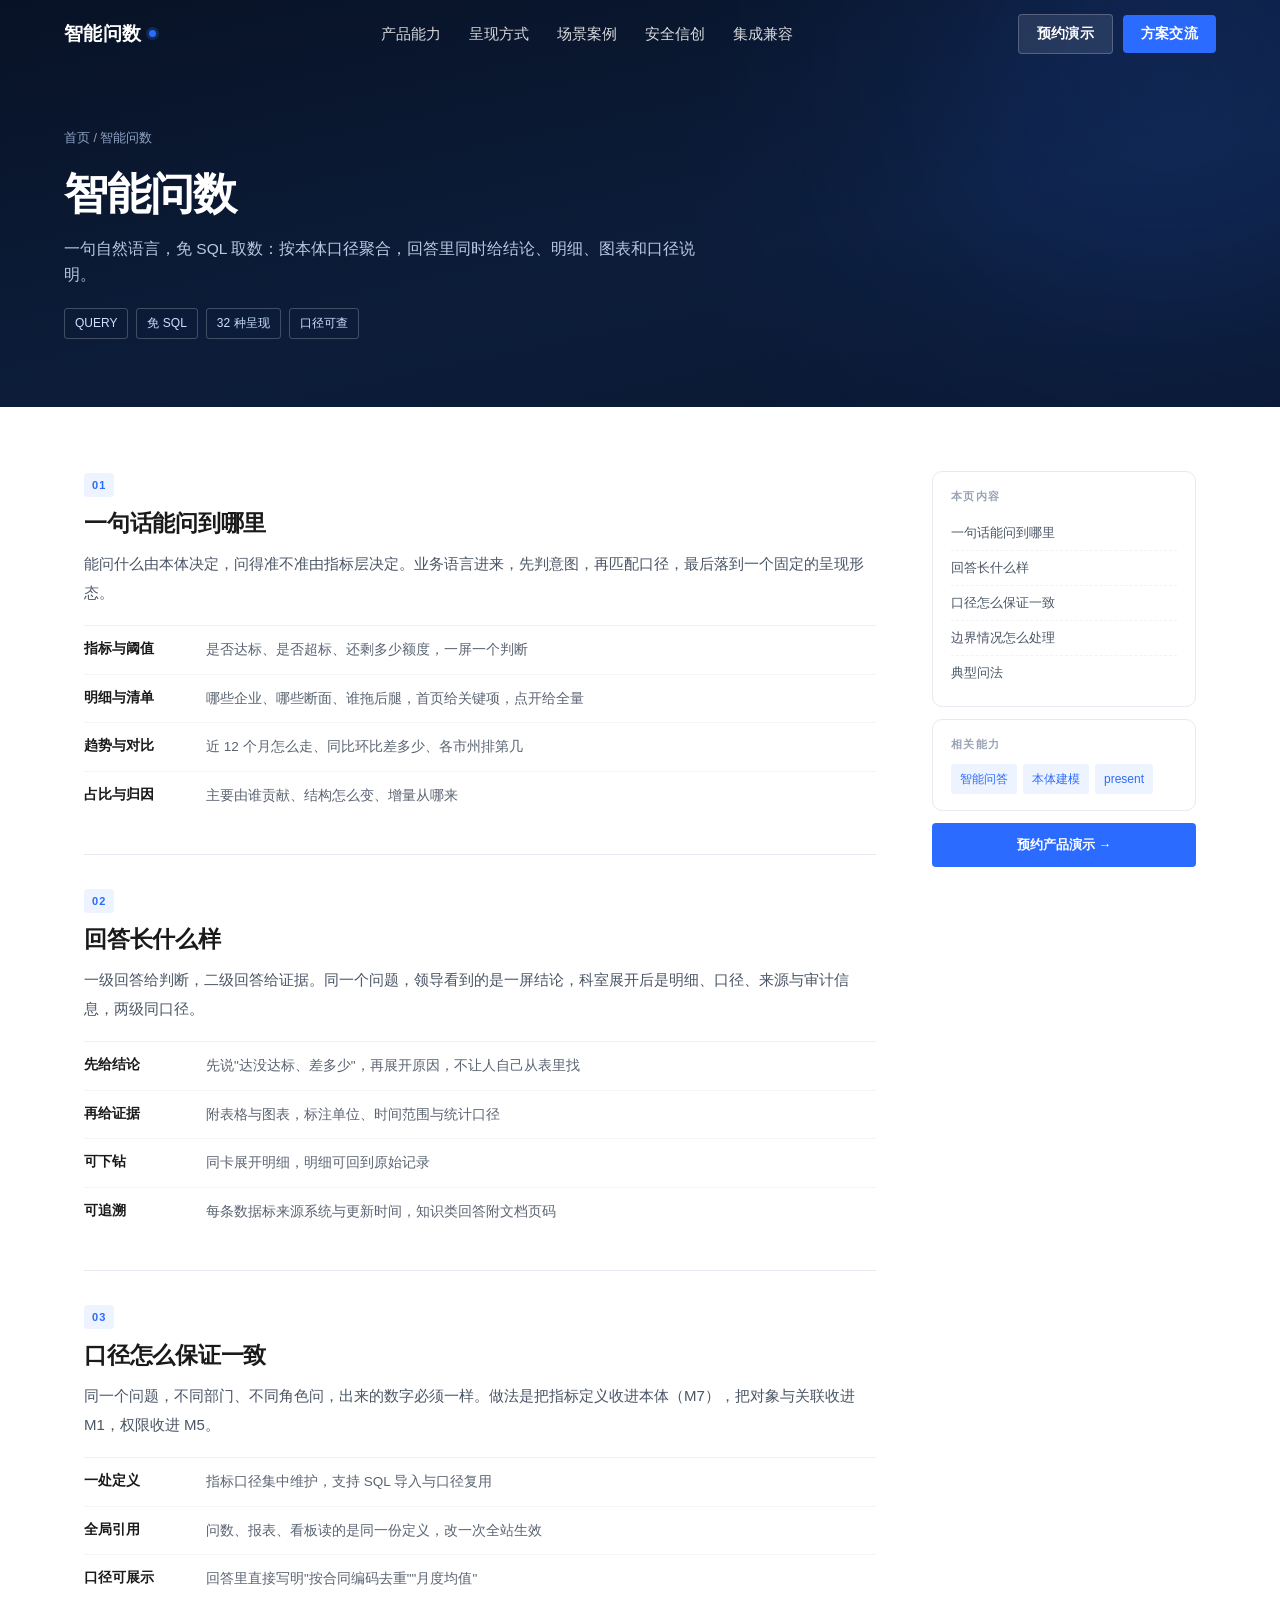
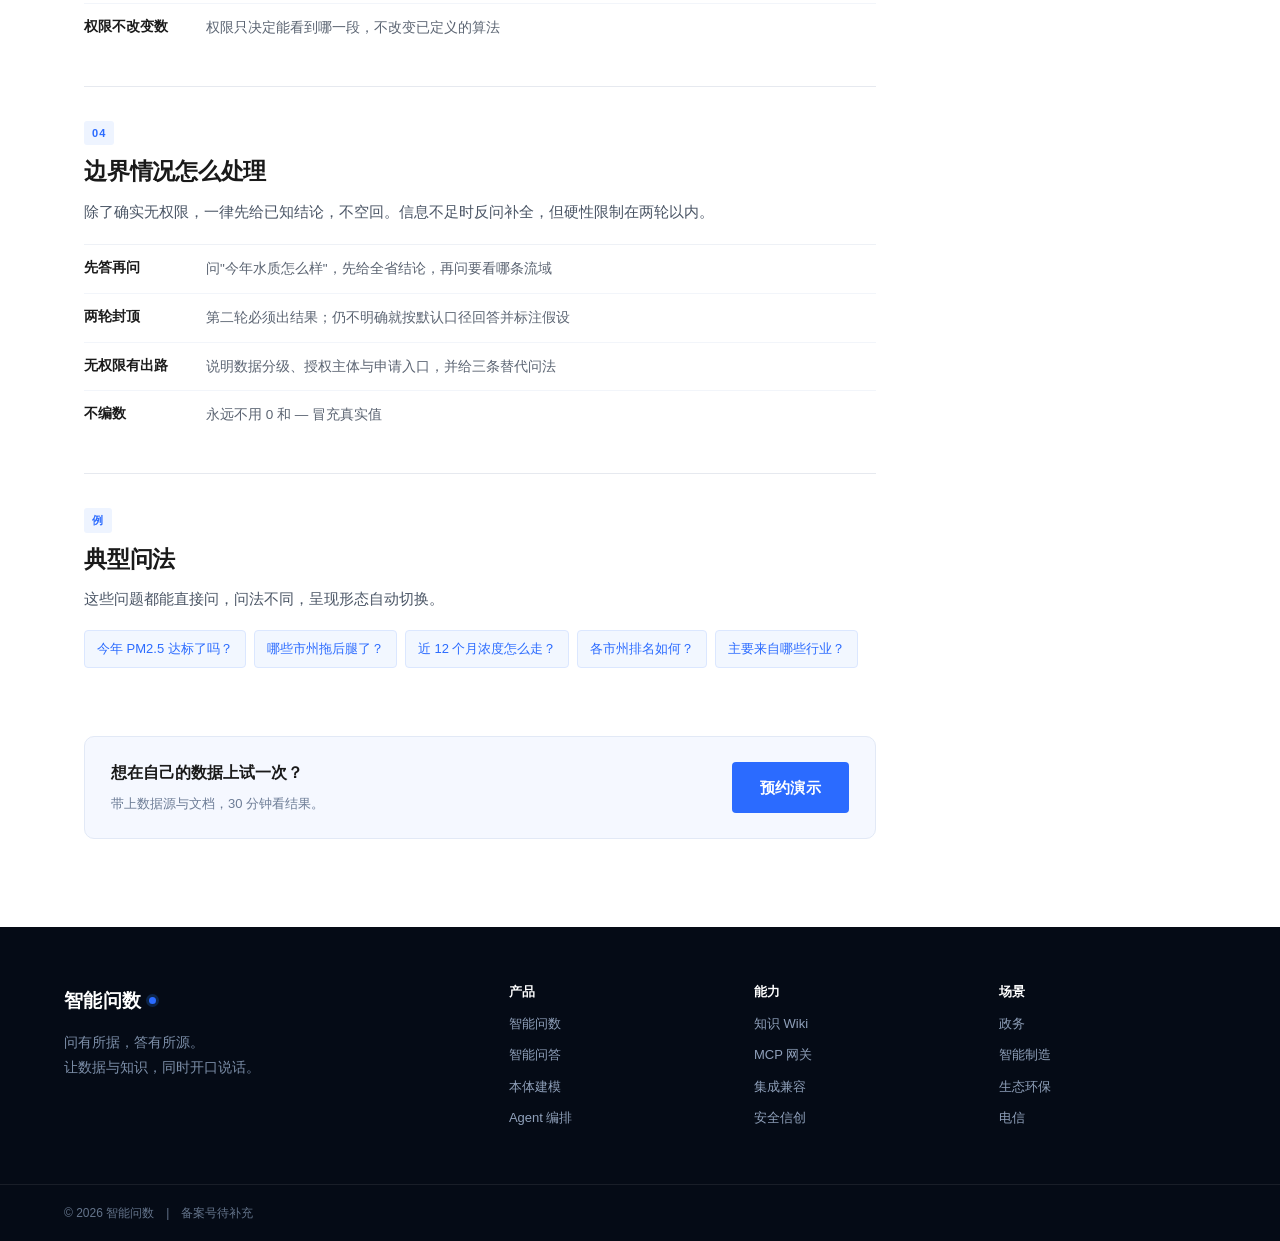
<file: pages/detail.html>
<!DOCTYPE html>
<html lang="zh-CN">
<head>
<meta charset="UTF-8">
<meta name="viewport" content="width=device-width, initial-scale=1.0">
<title>能力详情 · 智能问数</title>
<link rel="stylesheet" href="../assets/css/style.css">
</head>
<body>

<header class="nav is-scrolled" id="nav">
  <div class="wrap nav__inner">
    <a class="brand" href="../index.html">智能问数<span class="brand__dot"></span></a>
    <nav class="nav__menu" id="navMenu">
      <a href="../index.html#capability">产品能力</a>
      <a href="../index.html#present">呈现方式</a>
      <a href="../index.html#solutions">场景案例</a>
      <a href="../index.html#security">安全信创</a>
      <a href="../index.html#compat">集成兼容</a>
    </nav>
    <div class="nav__right">
      <a class="btn btn--ghost btn--sm" href="detail.html?k=demo">预约演示</a>
      <a class="btn btn--primary btn--sm" href="detail.html?k=contact">方案交流</a>
      <button class="nav__toggle" id="navToggle" aria-label="菜单"><span></span><span></span><span></span></button>
    </div>
  </div>
</header>

<section class="doc-hero">
  <div class="wrap">
    <div class="crumb"><a href="../index.html">首页</a> / <span id="crumb">能力详情</span></div>
    <h1 id="docTitle">能力详情</h1>
    <p id="docLead">页面框架已就位。</p>
    <div class="doc-meta" id="docMeta"></div>
  </div>
</section>

<section class="doc-body">
  <div class="wrap doc-wrap">
    <div class="doc-main" id="docBlocks"></div>
    <aside class="doc-side">
      <div class="doc-side__box">
        <span>本页内容</span>
        <nav id="docToc"></nav>
      </div>
      <div class="doc-side__box">
        <span>相关能力</span>
        <div class="doc-side__links" id="docNav"></div>
      </div>
      <a class="doc-side__cta" href="detail.html?k=demo">预约产品演示 →</a>
    </aside>
  </div>
</section>

<footer class="footer">
  <div class="wrap footer__inner">
    <div class="footer__brand">
      <a class="brand brand--light" href="../index.html">智能问数<span class="brand__dot"></span></a>
      <p>问有所据，答有所源。<br>让数据与知识，同时开口说话。</p>
    </div>
    <div class="footer__cols">
      <div><h5>产品</h5><a href="detail.html?k=query">智能问数</a><a href="detail.html?k=answer">智能问答</a><a href="detail.html?k=ontology">本体建模</a><a href="detail.html?k=agent">Agent 编排</a></div>
      <div><h5>能力</h5><a href="detail.html?k=knowledge">知识 Wiki</a><a href="detail.html?k=mcp">MCP 网关</a><a href="detail.html?k=integration">集成兼容</a><a href="detail.html?k=security">安全信创</a></div>
      <div><h5>场景</h5><a href="scenario.html?s=gov">政务</a><a href="scenario.html?s=mfg">智能制造</a><a href="scenario.html?s=env">生态环保</a><a href="scenario.html?s=telecom">电信</a></div>
    </div>
  </div>
  <div class="footer__bottom"><div class="wrap">© 2026 智能问数　|　备案号待补充</div></div>
</footer>

<script src="../assets/js/main.js"></script>
<script src="../assets/js/detail.js"></script>
</body>
</html>
</file>
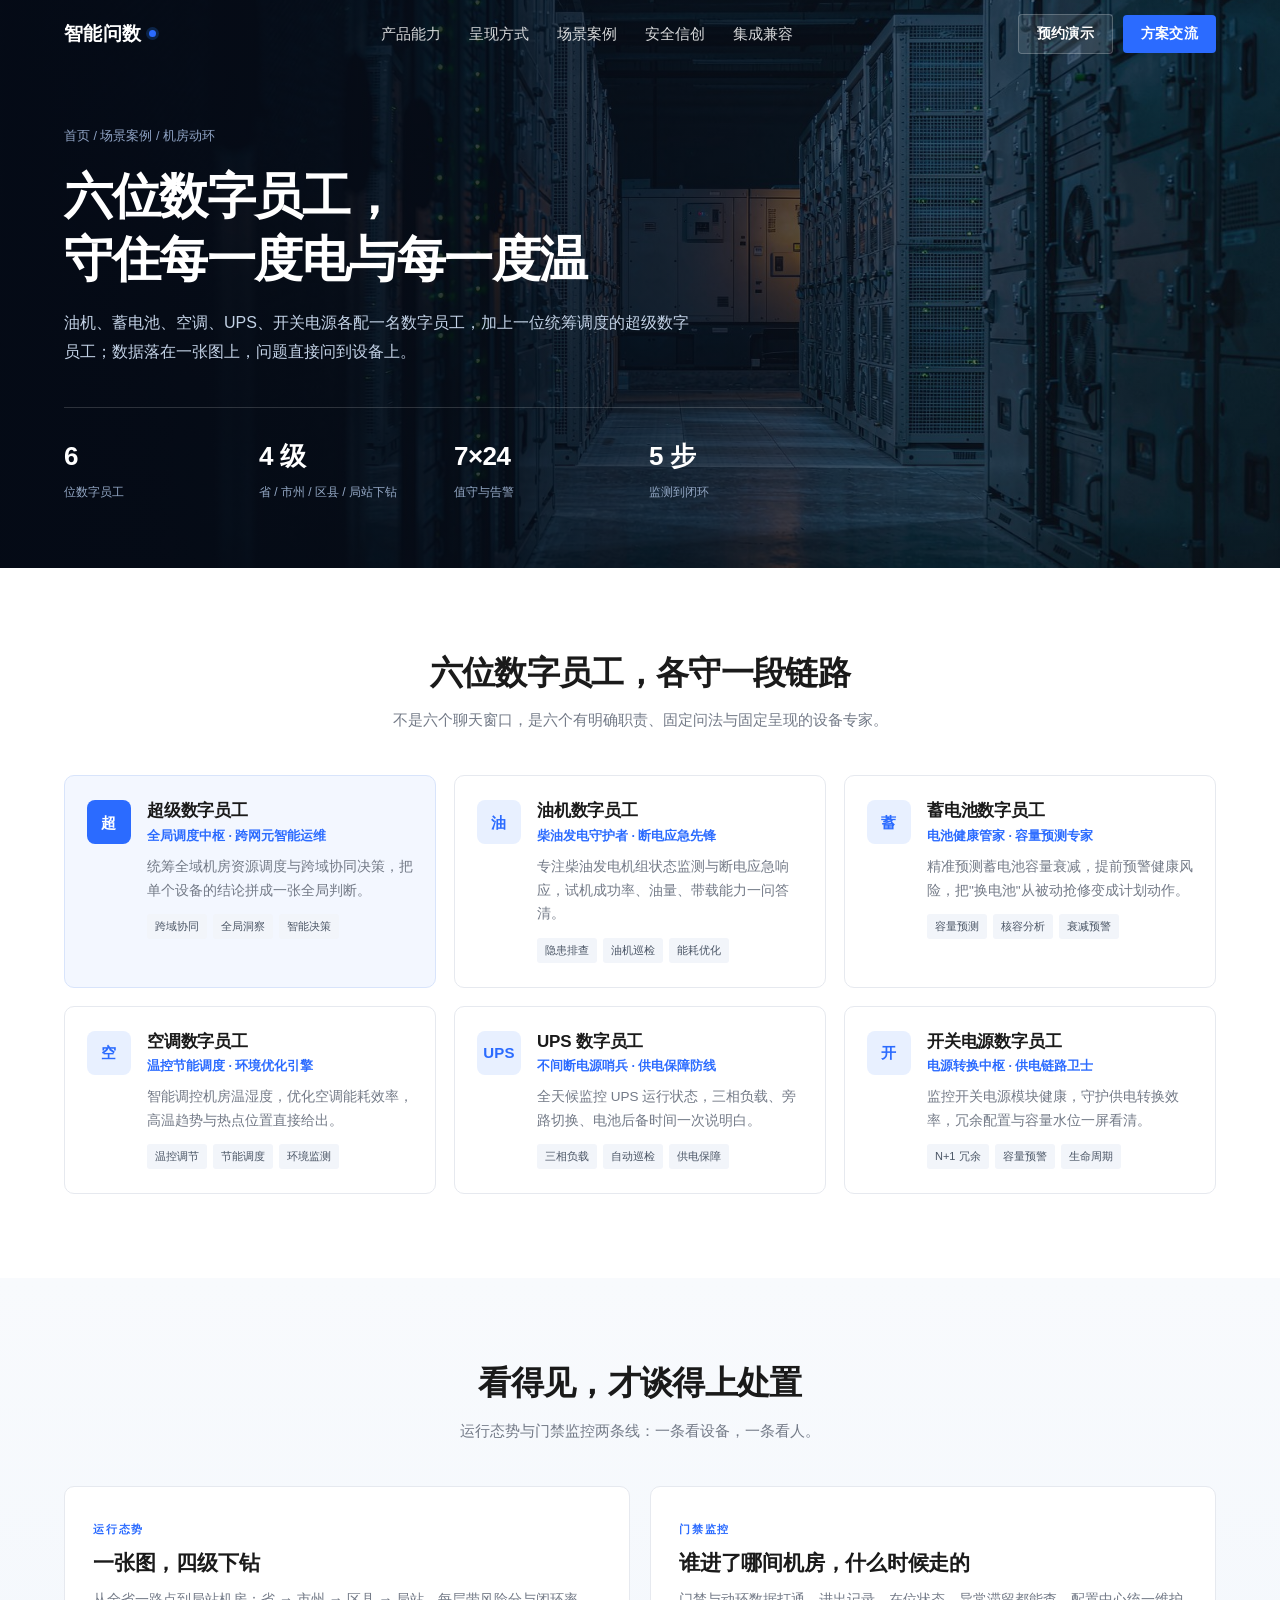
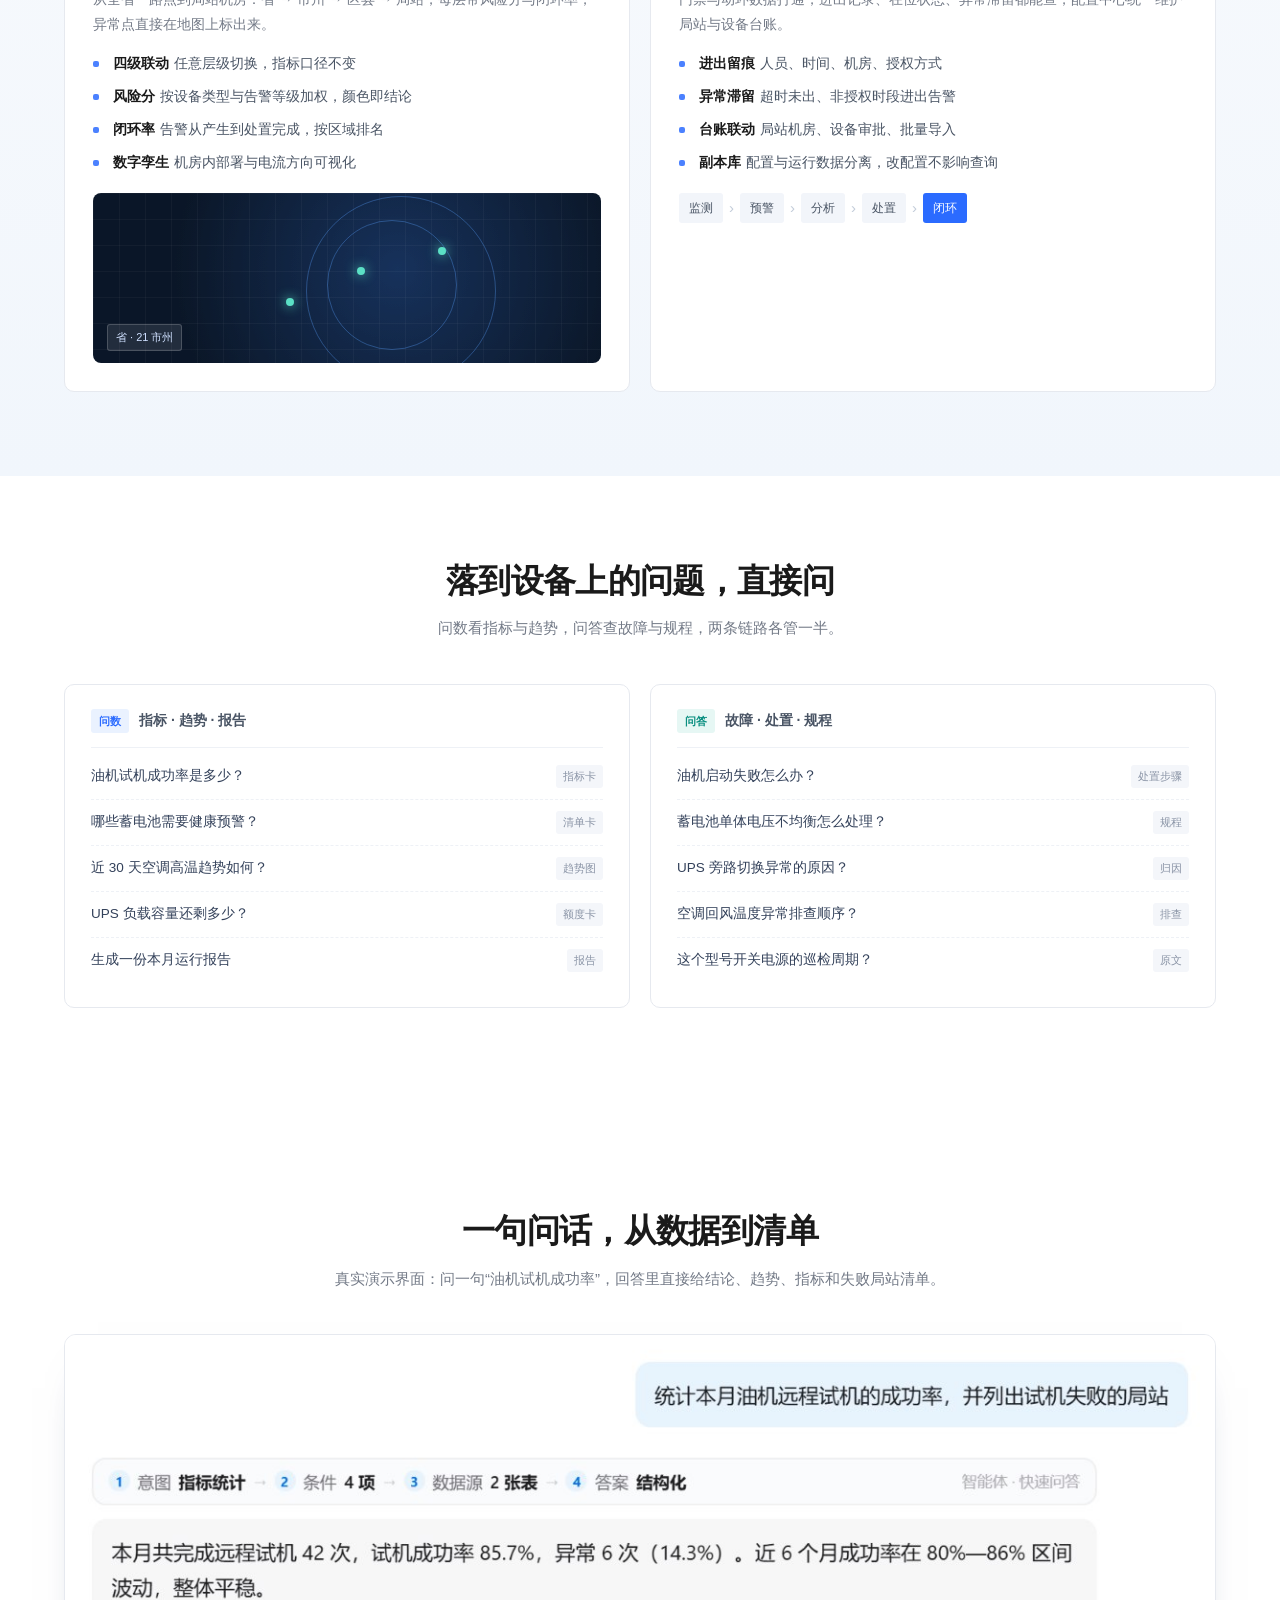
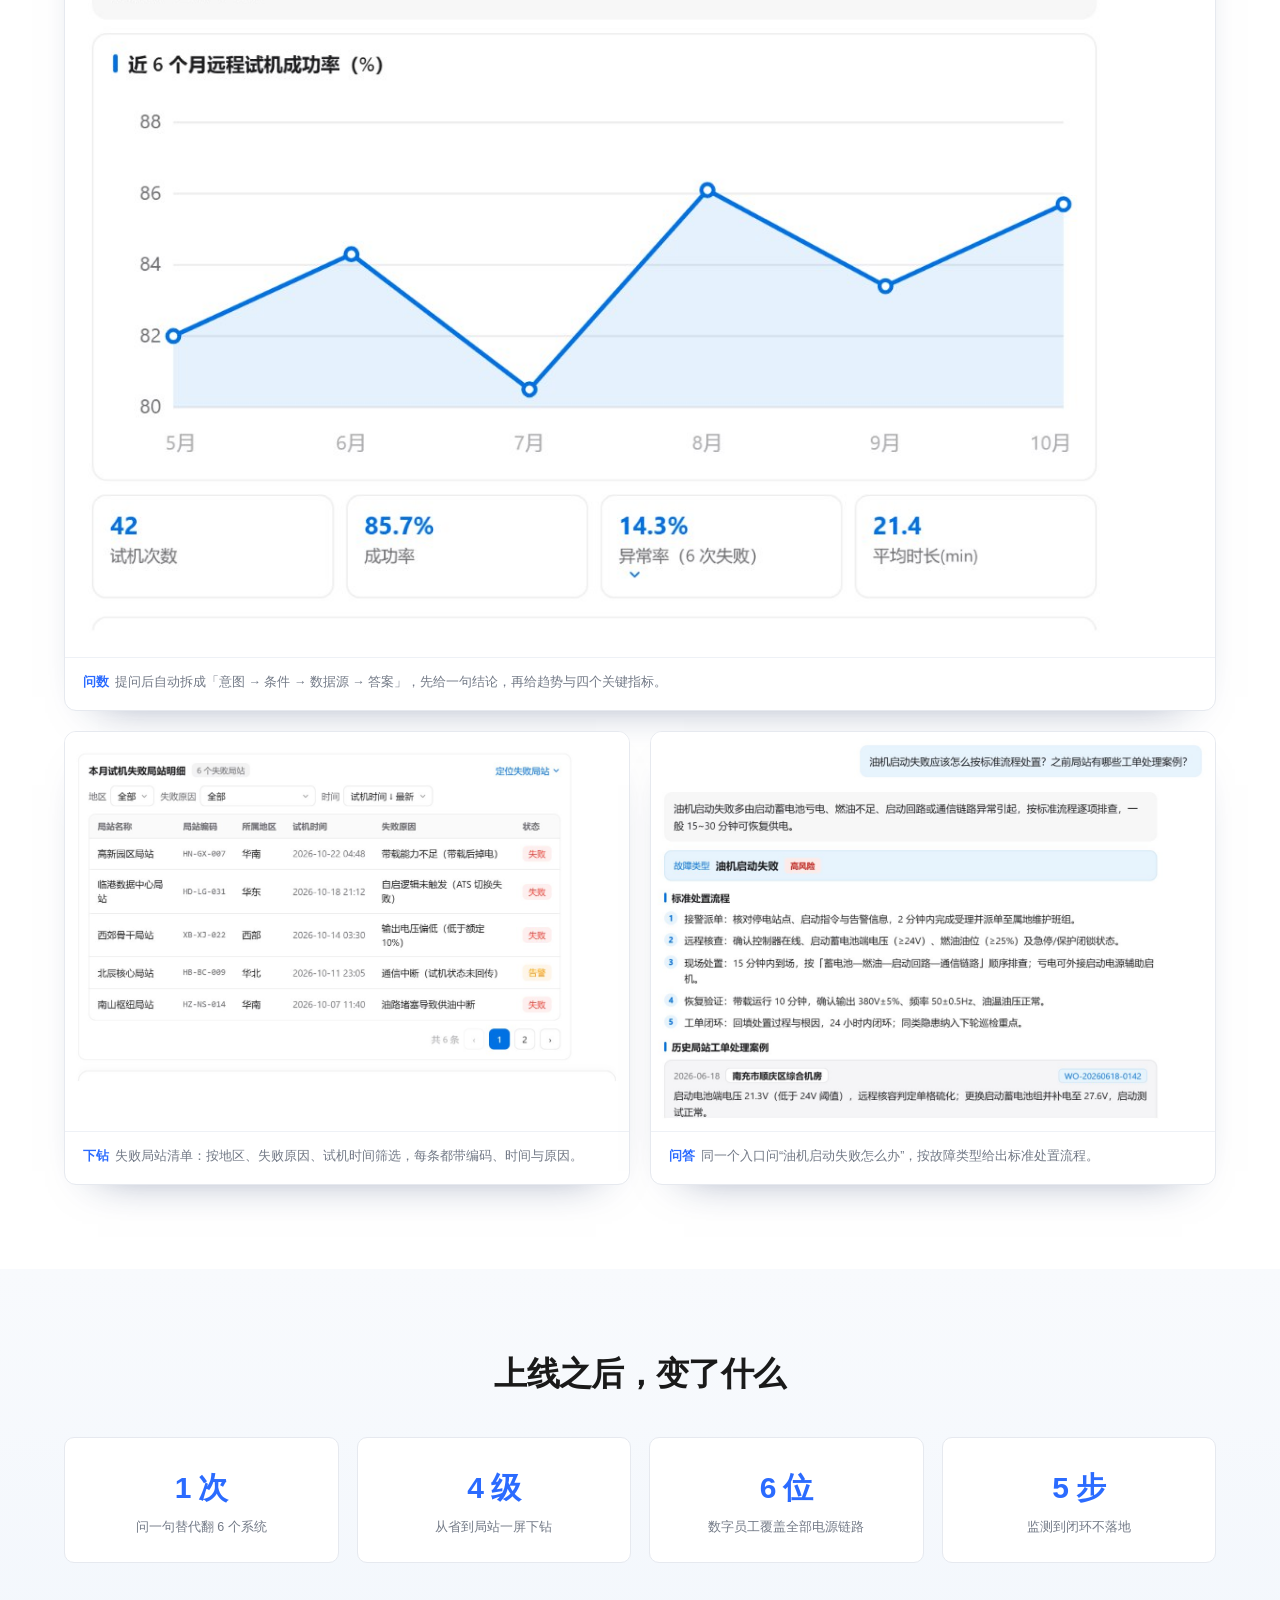
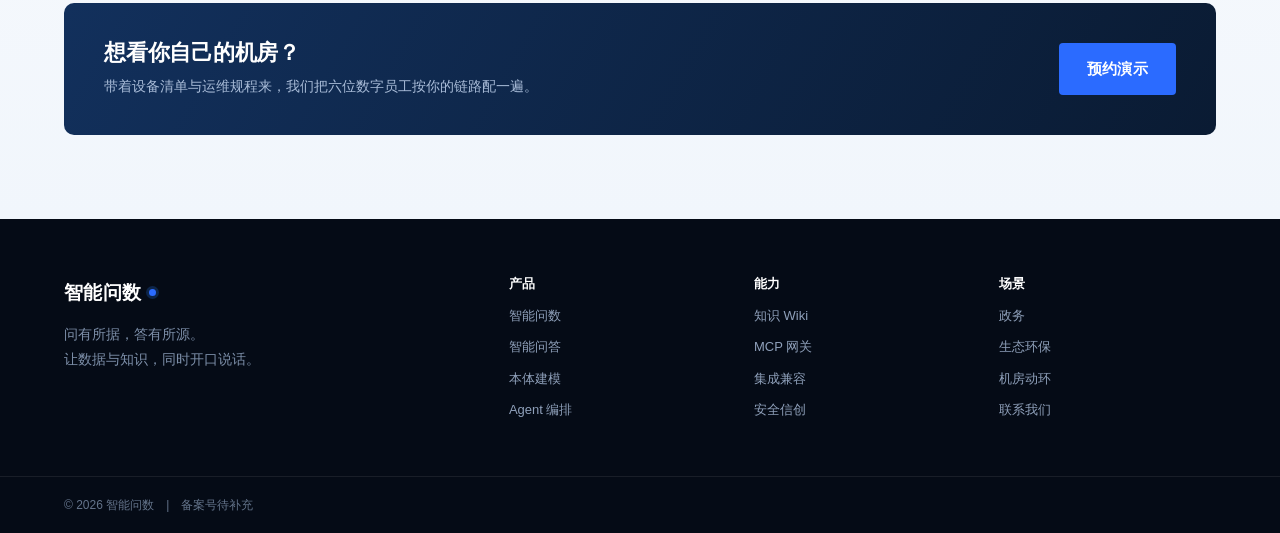
<file: pages/scenario-energy.html>
<!DOCTYPE html>
<html lang="zh-CN">
<head>
<meta charset="UTF-8">
<meta name="viewport" content="width=device-width, initial-scale=1.0">
<title>机房动环 · 数字员工 · 场景案例 · 智能问数</title>
<link rel="stylesheet" href="../assets/css/style.css">
</head>
<body>

<header class="nav is-scrolled" id="nav">
  <div class="wrap nav__inner">
    <a class="brand" href="../index.html">智能问数<span class="brand__dot"></span></a>
    <nav class="nav__menu" id="navMenu">
      <a href="../index.html#capability">产品能力</a>
      <a href="../index.html#present">呈现方式</a>
      <a href="../index.html#solutions">场景案例</a>
      <a href="../index.html#security">安全信创</a>
      <a href="../index.html#compat">集成兼容</a>
    </nav>
    <div class="nav__right">
      <a class="btn btn--ghost btn--sm" href="detail.html?k=demo">预约演示</a>
      <a class="btn btn--primary btn--sm" href="detail.html?k=contact">方案交流</a>
      <button class="nav__toggle" id="navToggle" aria-label="菜单"><span></span><span></span><span></span></button>
    </div>
  </div>
</header>

<!-- 首屏 -->
<section class="de-hero">
  <img class="de-hero__bg" src="../assets/images/scene-energy.jpg" alt="机房动环">
  <span class="de-hero__mask"></span>
  <div class="wrap de-hero__inner">
    <div class="crumb"><a href="../index.html">首页</a> / <a href="../index.html#solutions">场景案例</a> / 机房动环</div>
    <h1>六位数字员工，<br>守住每一度电与每一度温</h1>
    <p>油机、蓄电池、空调、UPS、开关电源各配一名数字员工，加上一位统筹调度的超级数字员工；数据落在一张图上，问题直接问到设备上。</p>
    <div class="de-hero__stats">
      <div><b>6</b><span>位数字员工</span></div>
      <div><b>4 级</b><span>省 / 市州 / 区县 / 局站下钻</span></div>
      <div><b>7×24</b><span>值守与告警</span></div>
      <div><b>5 步</b><span>监测到闭环</span></div>
    </div>
  </div>
</section>

<!-- 数字员工 -->
<section class="section">
  <div class="wrap">
    <div class="head head--center reveal">
      <h2>六位数字员工，各守一段链路</h2>
      <p class="lead">不是六个聊天窗口，是六个有明确职责、固定问法与固定呈现的设备专家。</p>
    </div>

    <div class="de-grid">
      <article class="de-card de-card--lead reveal">
        <span class="de-ico de-ico--lead">超</span>
        <div>
          <h3>超级数字员工</h3>
          <p class="de-role">全局调度中枢 · 跨网元智能运维</p>
          <p class="de-desc">统筹全域机房资源调度与跨域协同决策，把单个设备的结论拼成一张全局判断。</p>
          <div class="de-tags"><i>跨域协同</i><i>全局洞察</i><i>智能决策</i></div>
        </div>
      </article>

      <article class="de-card reveal">
        <span class="de-ico">油</span>
        <div>
          <h3>油机数字员工</h3>
          <p class="de-role">柴油发电守护者 · 断电应急先锋</p>
          <p class="de-desc">专注柴油发电机组状态监测与断电应急响应，试机成功率、油量、带载能力一问答清。</p>
          <div class="de-tags"><i>隐患排查</i><i>油机巡检</i><i>能耗优化</i></div>
        </div>
      </article>

      <article class="de-card reveal">
        <span class="de-ico">蓄</span>
        <div>
          <h3>蓄电池数字员工</h3>
          <p class="de-role">电池健康管家 · 容量预测专家</p>
          <p class="de-desc">精准预测蓄电池容量衰减，提前预警健康风险，把"换电池"从被动抢修变成计划动作。</p>
          <div class="de-tags"><i>容量预测</i><i>核容分析</i><i>衰减预警</i></div>
        </div>
      </article>

      <article class="de-card reveal">
        <span class="de-ico">空</span>
        <div>
          <h3>空调数字员工</h3>
          <p class="de-role">温控节能调度 · 环境优化引擎</p>
          <p class="de-desc">智能调控机房温湿度，优化空调能耗效率，高温趋势与热点位置直接给出。</p>
          <div class="de-tags"><i>温控调节</i><i>节能调度</i><i>环境监测</i></div>
        </div>
      </article>

      <article class="de-card reveal">
        <span class="de-ico">UPS</span>
        <div>
          <h3>UPS 数字员工</h3>
          <p class="de-role">不间断电源哨兵 · 供电保障防线</p>
          <p class="de-desc">全天候监控 UPS 运行状态，三相负载、旁路切换、电池后备时间一次说明白。</p>
          <div class="de-tags"><i>三相负载</i><i>自动巡检</i><i>供电保障</i></div>
        </div>
      </article>

      <article class="de-card reveal">
        <span class="de-ico">开</span>
        <div>
          <h3>开关电源数字员工</h3>
          <p class="de-role">电源转换中枢 · 供电链路卫士</p>
          <p class="de-desc">监控开关电源模块健康，守护供电转换效率，冗余配置与容量水位一屏看清。</p>
          <div class="de-tags"><i>N+1 冗余</i><i>容量预警</i><i>生命周期</i></div>
        </div>
      </article>
    </div>
  </div>
</section>

<!-- 态势 -->
<section class="section section--soft">
  <div class="wrap">
    <div class="head head--center reveal">
      <h2>看得见，才谈得上处置</h2>
      <p class="lead">运行态势与门禁监控两条线：一条看设备，一条看人。</p>
    </div>
    <div class="de-two">
      <div class="de-panel reveal">
        <span class="de-panel__k">运行态势</span>
        <h3>一张图，四级下钻</h3>
        <p>从全省一路点到局站机房：省 → 市州 → 区县 → 局站，每层带风险分与闭环率，异常点直接在地图上标出来。</p>
        <ul class="ticks">
          <li><b>四级联动</b>任意层级切换，指标口径不变</li>
          <li><b>风险分</b>按设备类型与告警等级加权，颜色即结论</li>
          <li><b>闭环率</b>告警从产生到处置完成，按区域排名</li>
          <li><b>数字孪生</b>机房内部署与电流方向可视化</li>
        </ul>
        <div class="de-map">
          <span class="de-map__ring r1"></span><span class="de-map__ring r2"></span>
          <span class="de-map__dot d1"></span><span class="de-map__dot d2"></span><span class="de-map__dot d3"></span>
          <span class="de-map__tag">省 · 21 市州</span>
        </div>
      </div>

      <div class="de-panel reveal">
        <span class="de-panel__k">门禁监控</span>
        <h3>谁进了哪间机房，什么时候走的</h3>
        <p>门禁与动环数据打通，进出记录、在位状态、异常滞留都能查，配置中心统一维护局站与设备台账。</p>
        <ul class="ticks">
          <li><b>进出留痕</b>人员、时间、机房、授权方式</li>
          <li><b>异常滞留</b>超时未出、非授权时段进出告警</li>
          <li><b>台账联动</b>局站机房、设备审批、批量导入</li>
          <li><b>副本库</b>配置与运行数据分离，改配置不影响查询</li>
        </ul>
        <div class="de-flow">
          <span>监测</span><i>›</i><span>预警</span><i>›</i><span>分析</span><i>›</i><span>处置</span><i>›</i><span class="on">闭环</span>
        </div>
      </div>
    </div>
  </div>
</section>

<!-- 能问什么 -->
<section class="section">
  <div class="wrap">
    <div class="head head--center reveal">
      <h2>落到设备上的问题，直接问</h2>
      <p class="lead">问数看指标与趋势，问答查故障与规程，两条链路各管一半。</p>
    </div>
    <div class="de-ask">
      <div class="de-ask__col reveal">
        <div class="de-ask__hd"><span class="de-ask__badge">问数</span><b>指标 · 趋势 · 报告</b></div>
        <ul class="de-qs">
          <li>油机试机成功率是多少？<span>指标卡</span></li>
          <li>哪些蓄电池需要健康预警？<span>清单卡</span></li>
          <li>近 30 天空调高温趋势如何？<span>趋势图</span></li>
          <li>UPS 负载容量还剩多少？<span>额度卡</span></li>
          <li>生成一份本月运行报告<span>报告</span></li>
        </ul>
      </div>
      <div class="de-ask__col reveal">
        <div class="de-ask__hd"><span class="de-ask__badge de-ask__badge--teal">问答</span><b>故障 · 处置 · 规程</b></div>
        <ul class="de-qs">
          <li>油机启动失败怎么办？<span>处置步骤</span></li>
          <li>蓄电池单体电压不均衡怎么处理？<span>规程</span></li>
          <li>UPS 旁路切换异常的原因？<span>归因</span></li>
          <li>空调回风温度异常排查顺序？<span>排查</span></li>
          <li>这个型号开关电源的巡检周期？<span>原文</span></li>
        </ul>
      </div>
    </div>
    <p class="de-note reveal">以上问法取自演示环境，正式版按现场设备清单与运维规程替换。</p>
  </div>
</section>

<!-- 案例 -->
<section class="section">
  <div class="wrap">
    <div class="head head--center reveal">
      <h2>一句问话，从数据到清单</h2>
      <p class="lead">真实演示界面：问一句“油机试机成功率”，回答里直接给结论、趋势、指标和失败局站清单。</p>
    </div>

    <figure class="case case--big reveal">
      <img src="../assets/images/case-query-1.jpg" alt="智能问数回答示例" loading="lazy">
      <figcaption><b>问数</b>提问后自动拆成「意图 → 条件 → 数据源 → 答案」，先给一句结论，再给趋势与四个关键指标。</figcaption>
    </figure>

    <div class="case2">
      <figure class="case reveal">
        <img src="../assets/images/case-query-2.jpg" alt="失败局站清单" loading="lazy">
        <figcaption><b>下钻</b>失败局站清单：按地区、失败原因、试机时间筛选，每条都带编码、时间与原因。</figcaption>
      </figure>
      <figure class="case reveal">
        <img src="../assets/images/case-answer-1.jpg" alt="智能问答示例" loading="lazy">
        <figcaption><b>问答</b>同一个入口问“油机启动失败怎么办”，按故障类型给出标准处置流程。</figcaption>
      </figure>
    </div>
  </div>
</section>

<!-- 成效 -->
<section class="section section--soft">
  <div class="wrap">
    <div class="head head--center reveal">
      <h2>上线之后，变了什么</h2>
    </div>
    <div class="de-nums">
      <div class="de-num reveal"><b>1 次</b><span>问一句替代翻 6 个系统</span></div>
      <div class="de-num reveal"><b>4 级</b><span>从省到局站一屏下钻</span></div>
      <div class="de-num reveal"><b>6 位</b><span>数字员工覆盖全部电源链路</span></div>
      <div class="de-num reveal"><b>5 步</b><span>监测到闭环不落地</span></div>
    </div>
    <div class="de-cta reveal">
      <div>
        <h3>想看你自己的机房？</h3>
        <p>带着设备清单与运维规程来，我们把六位数字员工按你的链路配一遍。</p>
      </div>
      <a class="btn btn--primary btn--lg" href="detail.html?k=demo">预约演示</a>
    </div>
  </div>
</section>

<footer class="footer">
  <div class="wrap footer__inner">
    <div class="footer__brand">
      <a class="brand brand--light" href="../index.html">智能问数<span class="brand__dot"></span></a>
      <p>问有所据，答有所源。<br>让数据与知识，同时开口说话。</p>
    </div>
    <div class="footer__cols">
      <div><h5>产品</h5><a href="detail.html?k=query">智能问数</a><a href="detail.html?k=answer">智能问答</a><a href="detail.html?k=ontology">本体建模</a><a href="detail.html?k=agent">Agent 编排</a></div>
      <div><h5>能力</h5><a href="detail.html?k=knowledge">知识 Wiki</a><a href="detail.html?k=mcp">MCP 网关</a><a href="detail.html?k=integration">集成兼容</a><a href="detail.html?k=security">安全信创</a></div>
      <div><h5>场景</h5><a href="scenario.html?s=gov">政务</a><a href="scenario.html?s=env">生态环保</a><a href="scenario-energy.html">机房动环</a><a href="detail.html?k=contact">联系我们</a></div>
    </div>
  </div>
  <div class="footer__bottom"><div class="wrap">© 2026 智能问数　|　备案号待补充</div></div>
</footer>

<script src="../assets/js/main.js"></script>
</body>
</html>
</file>
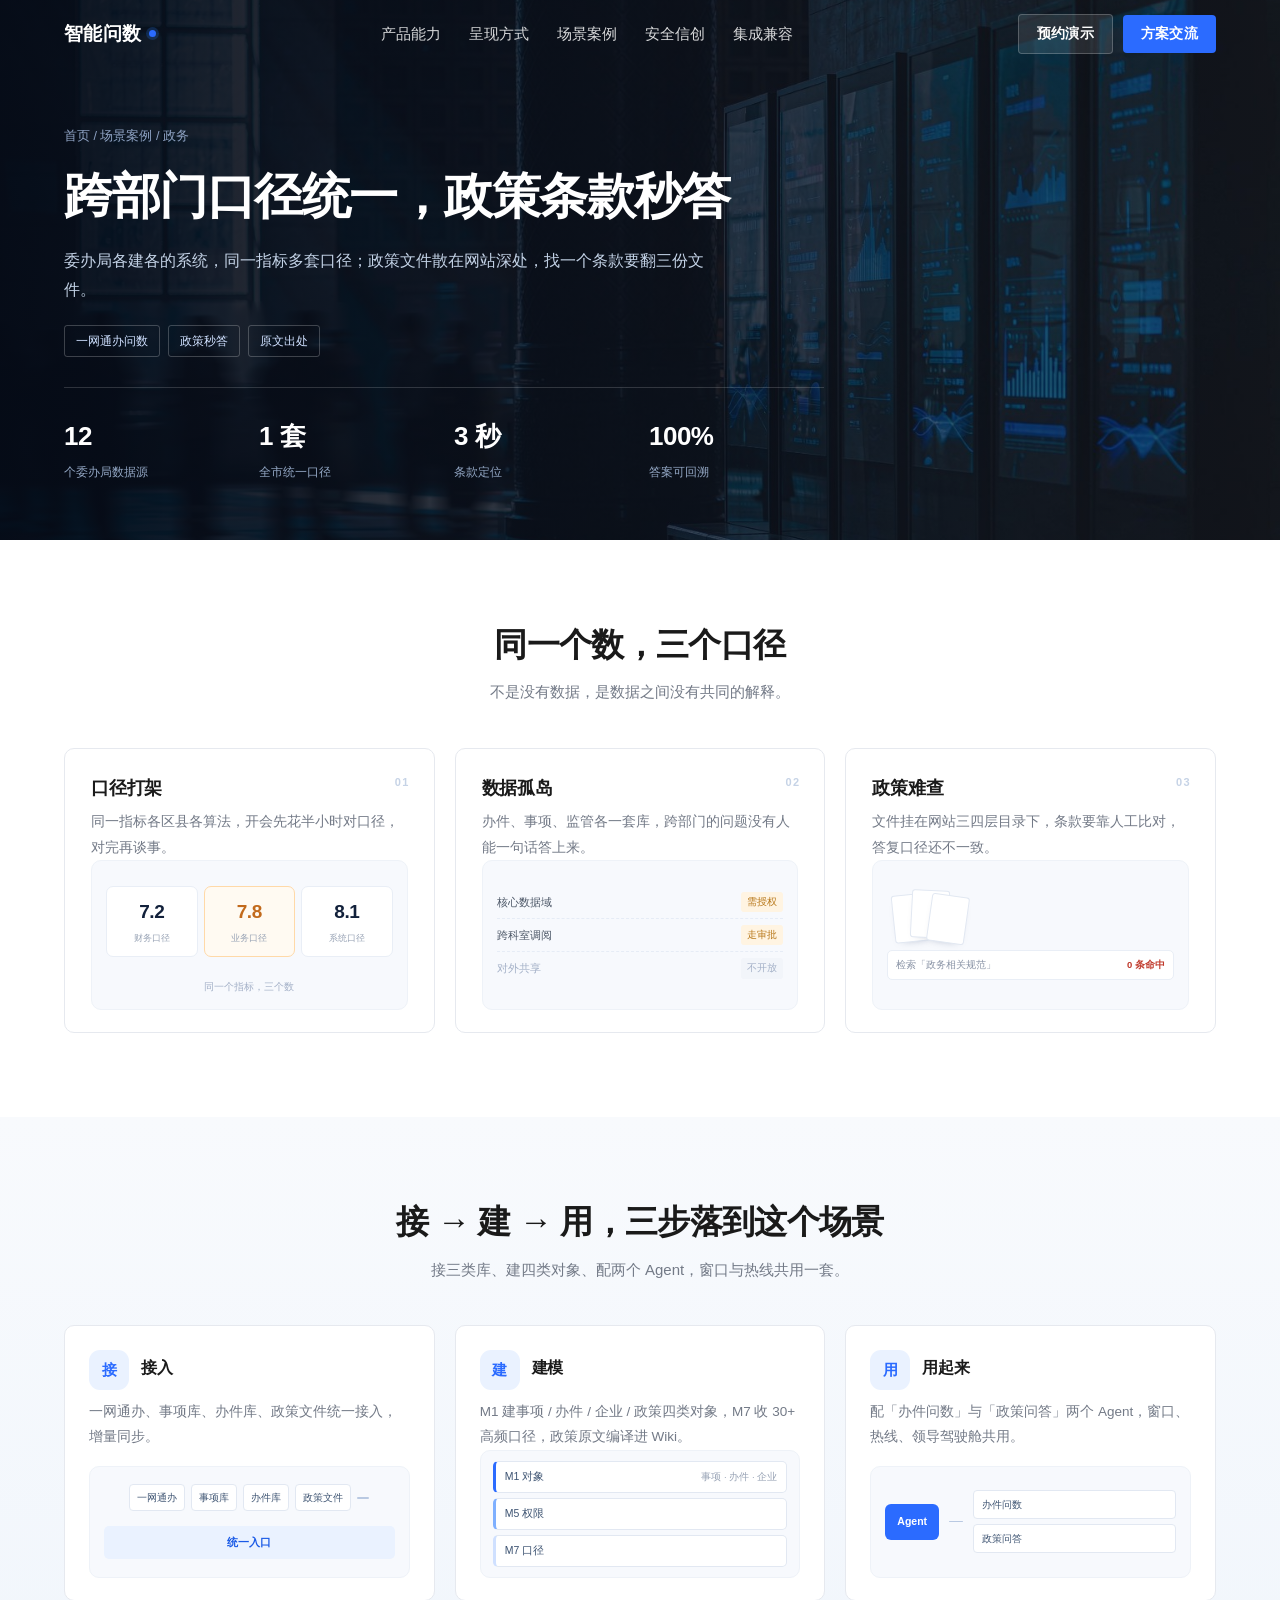
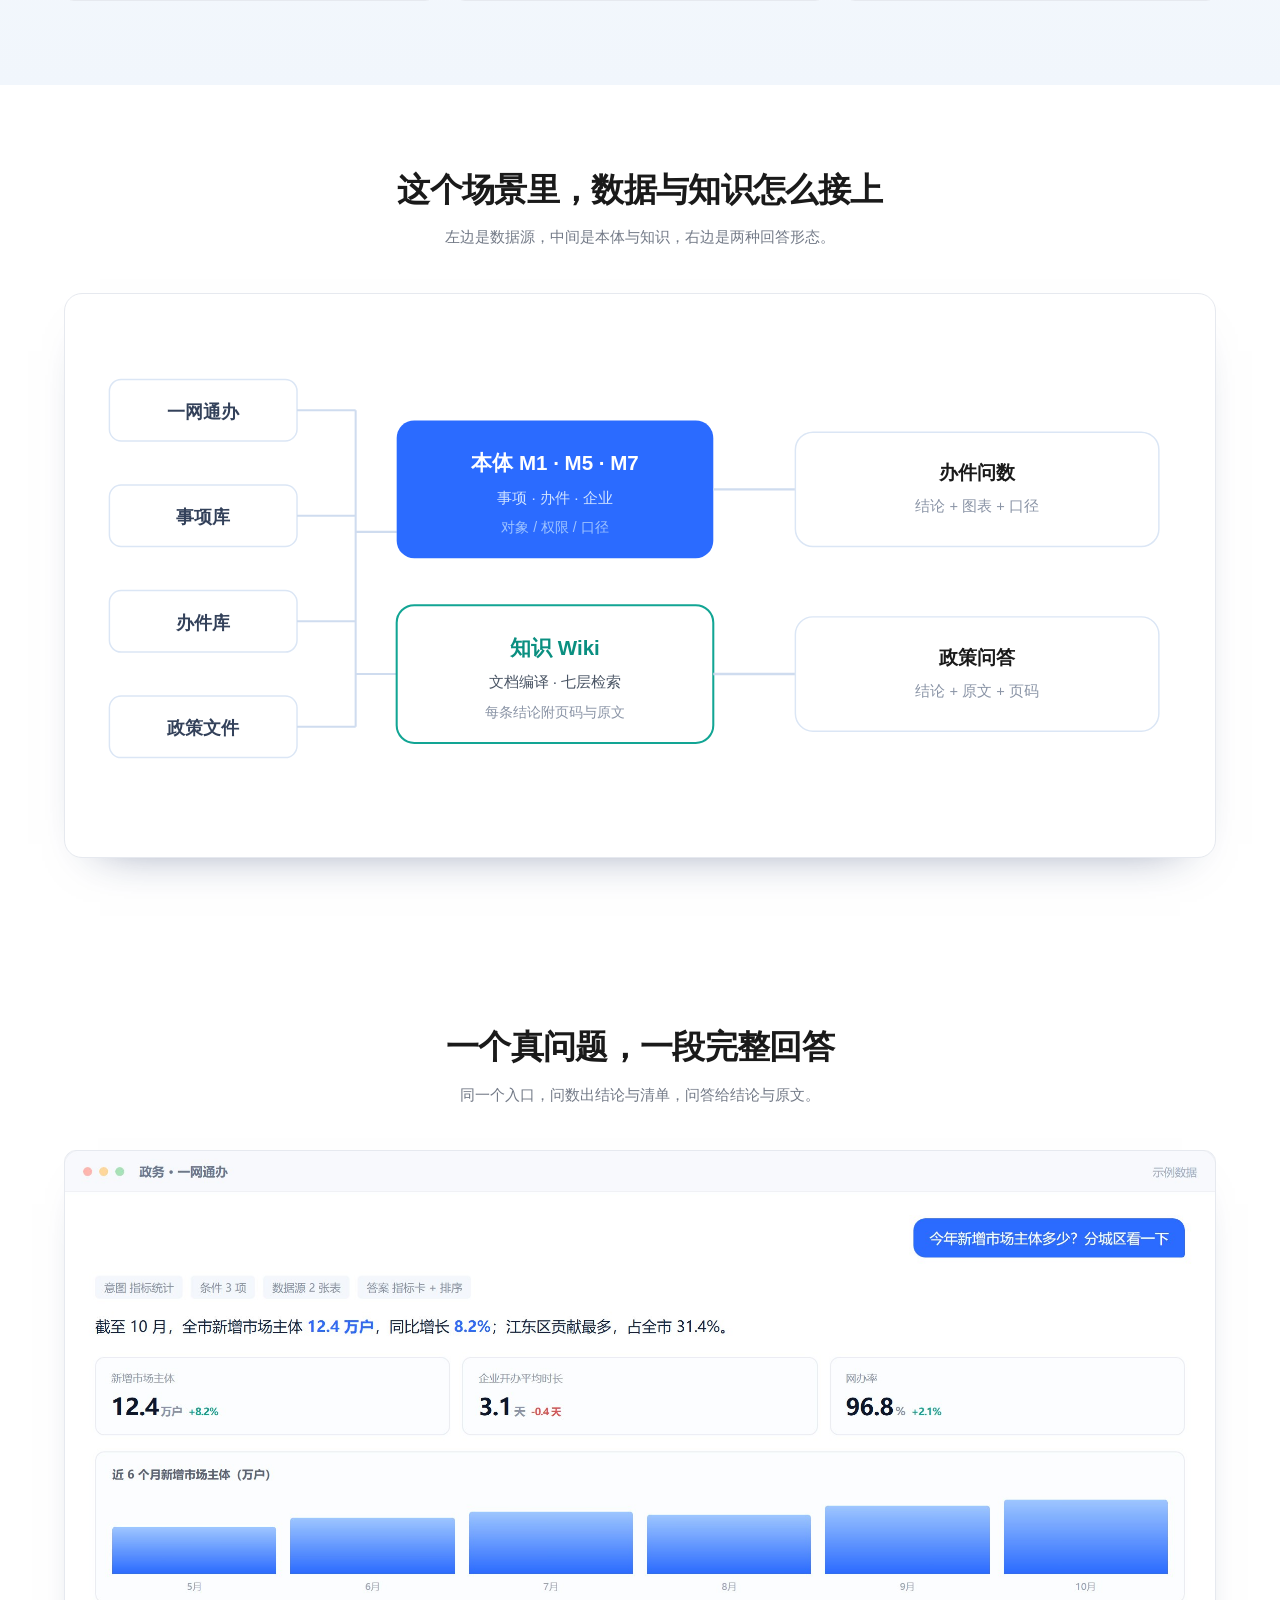
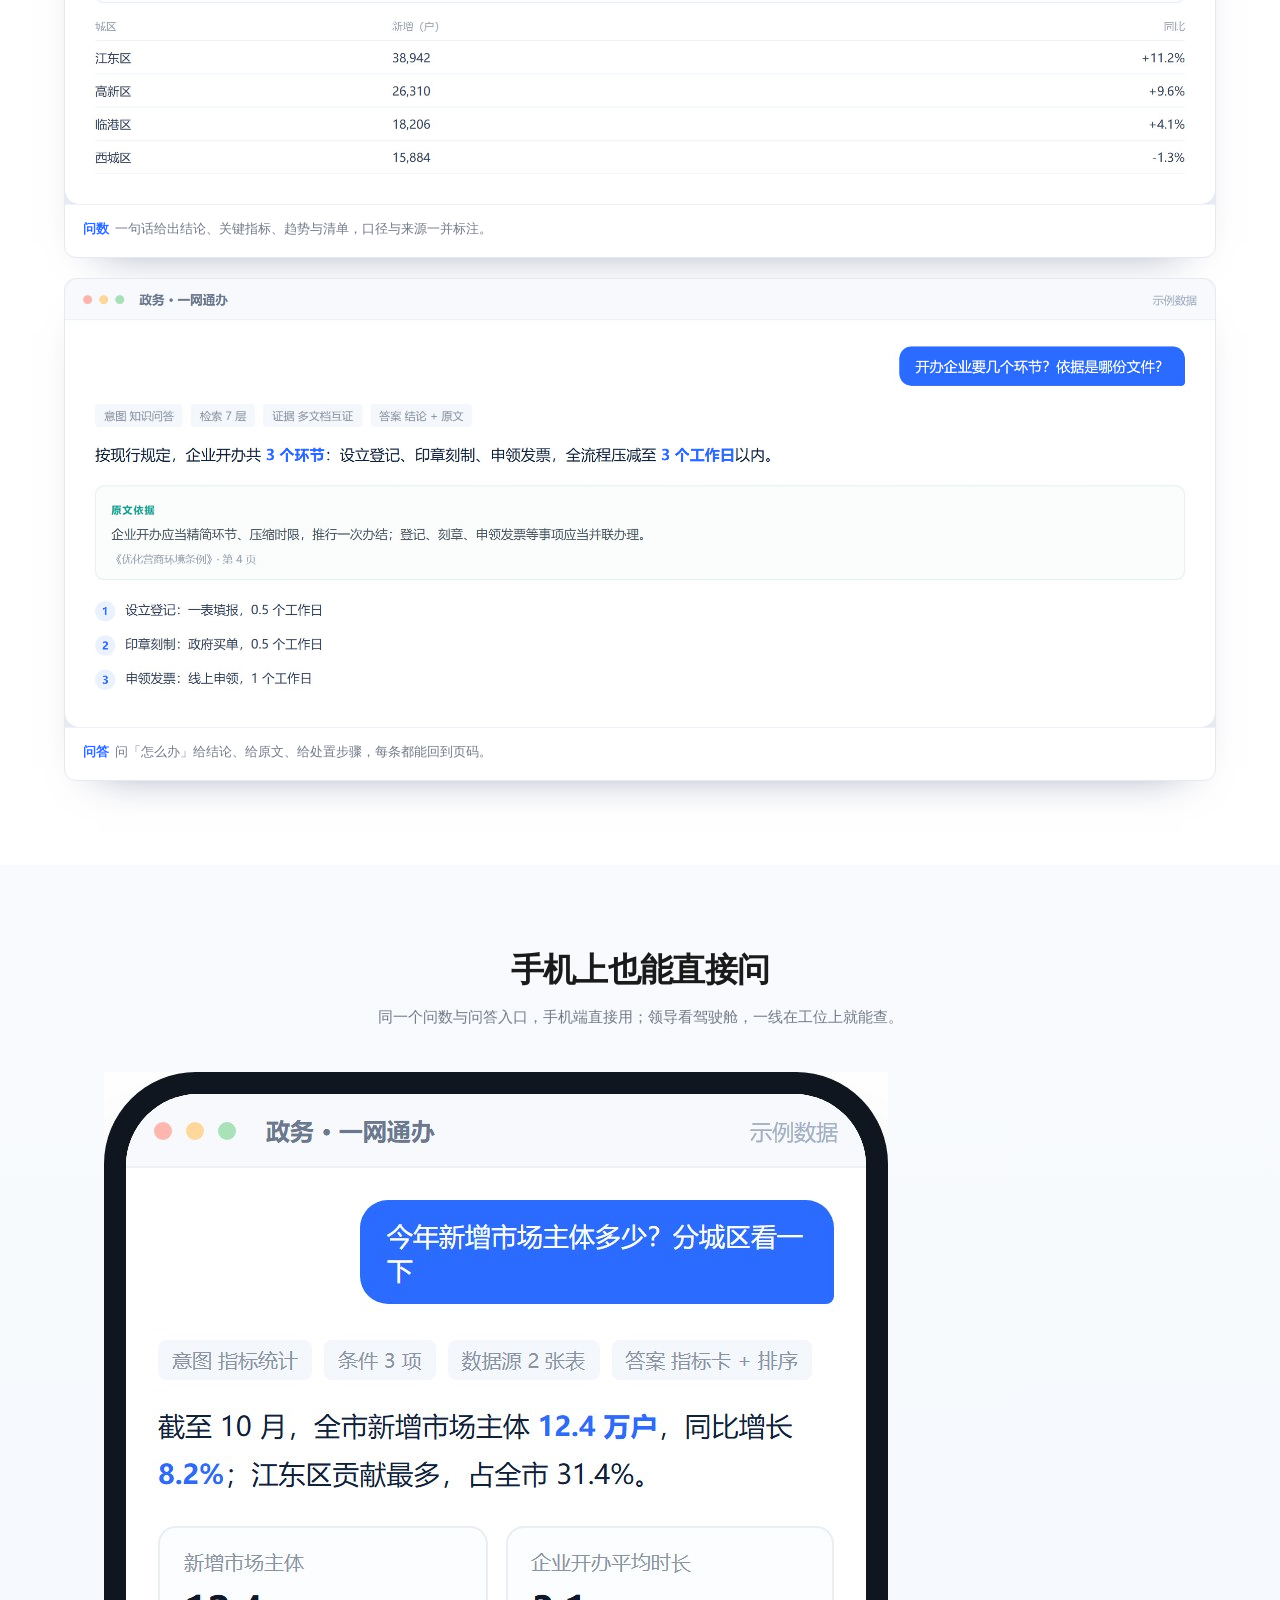
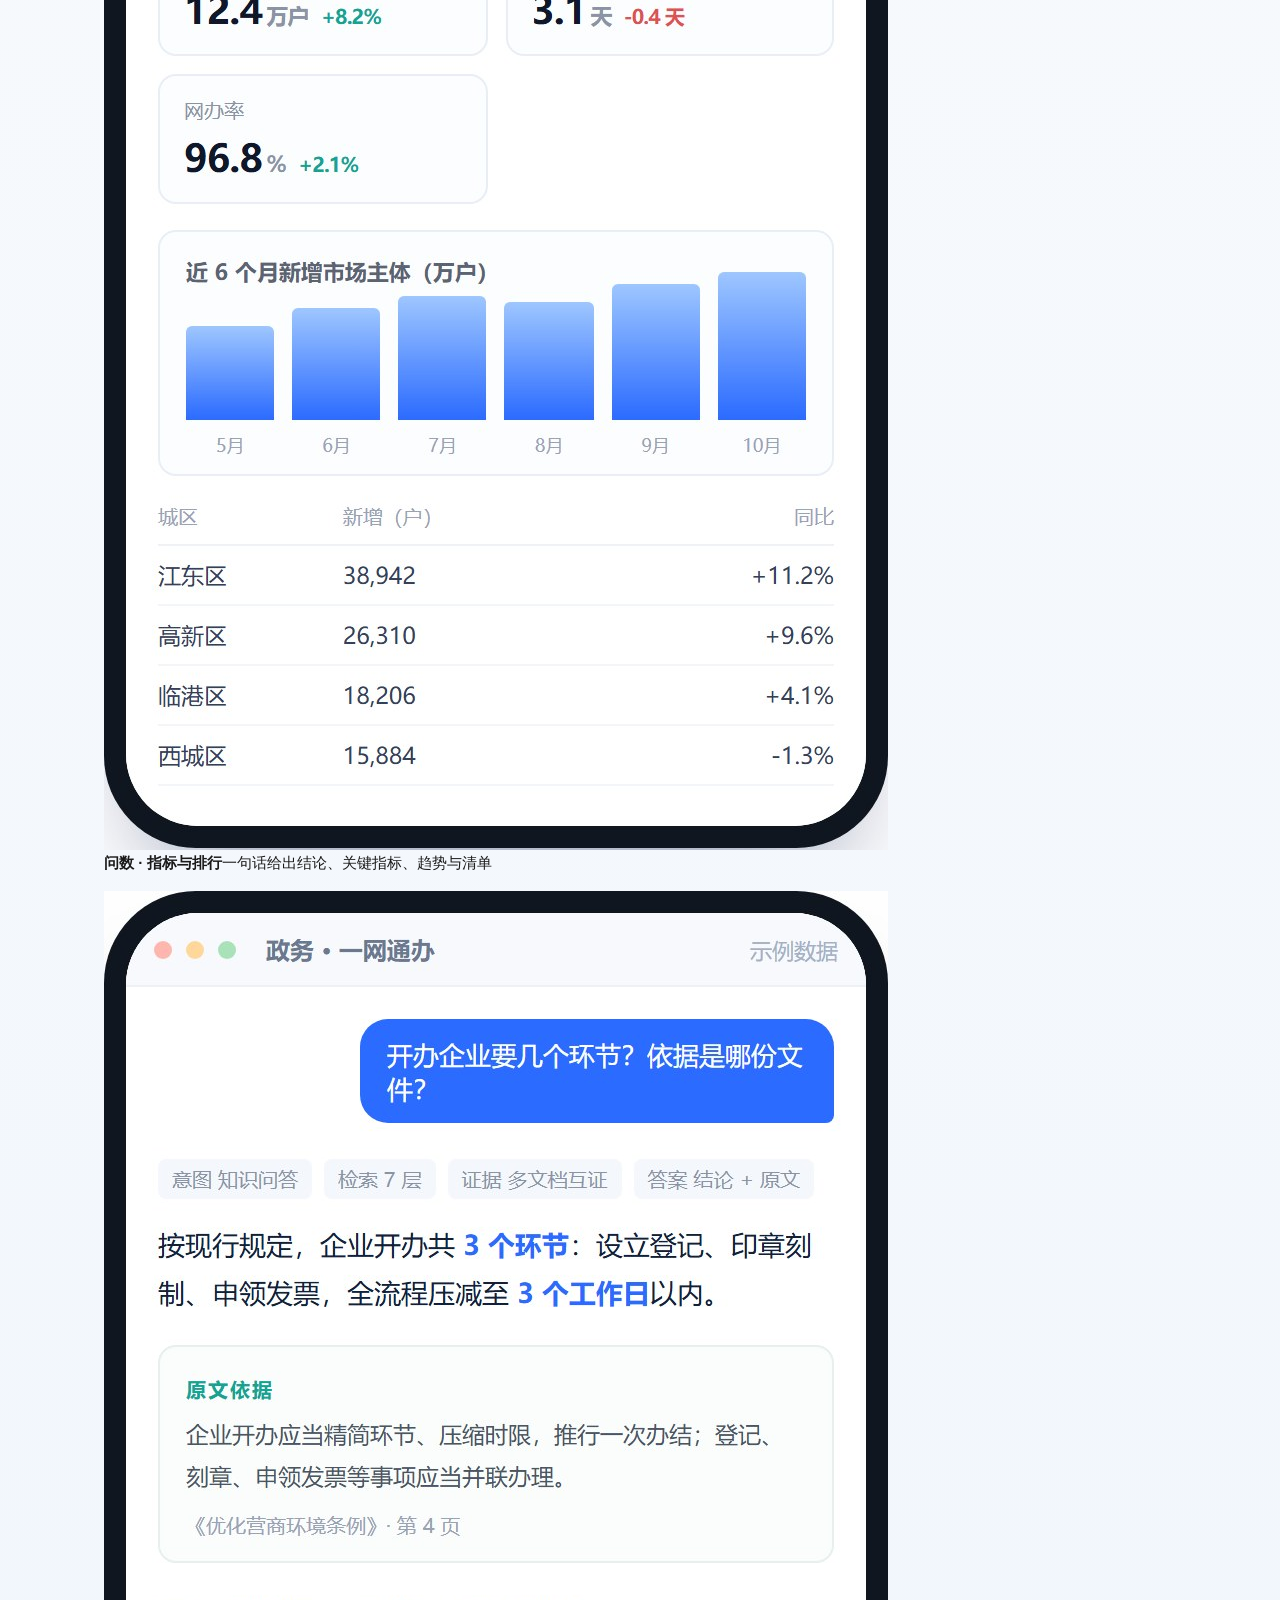
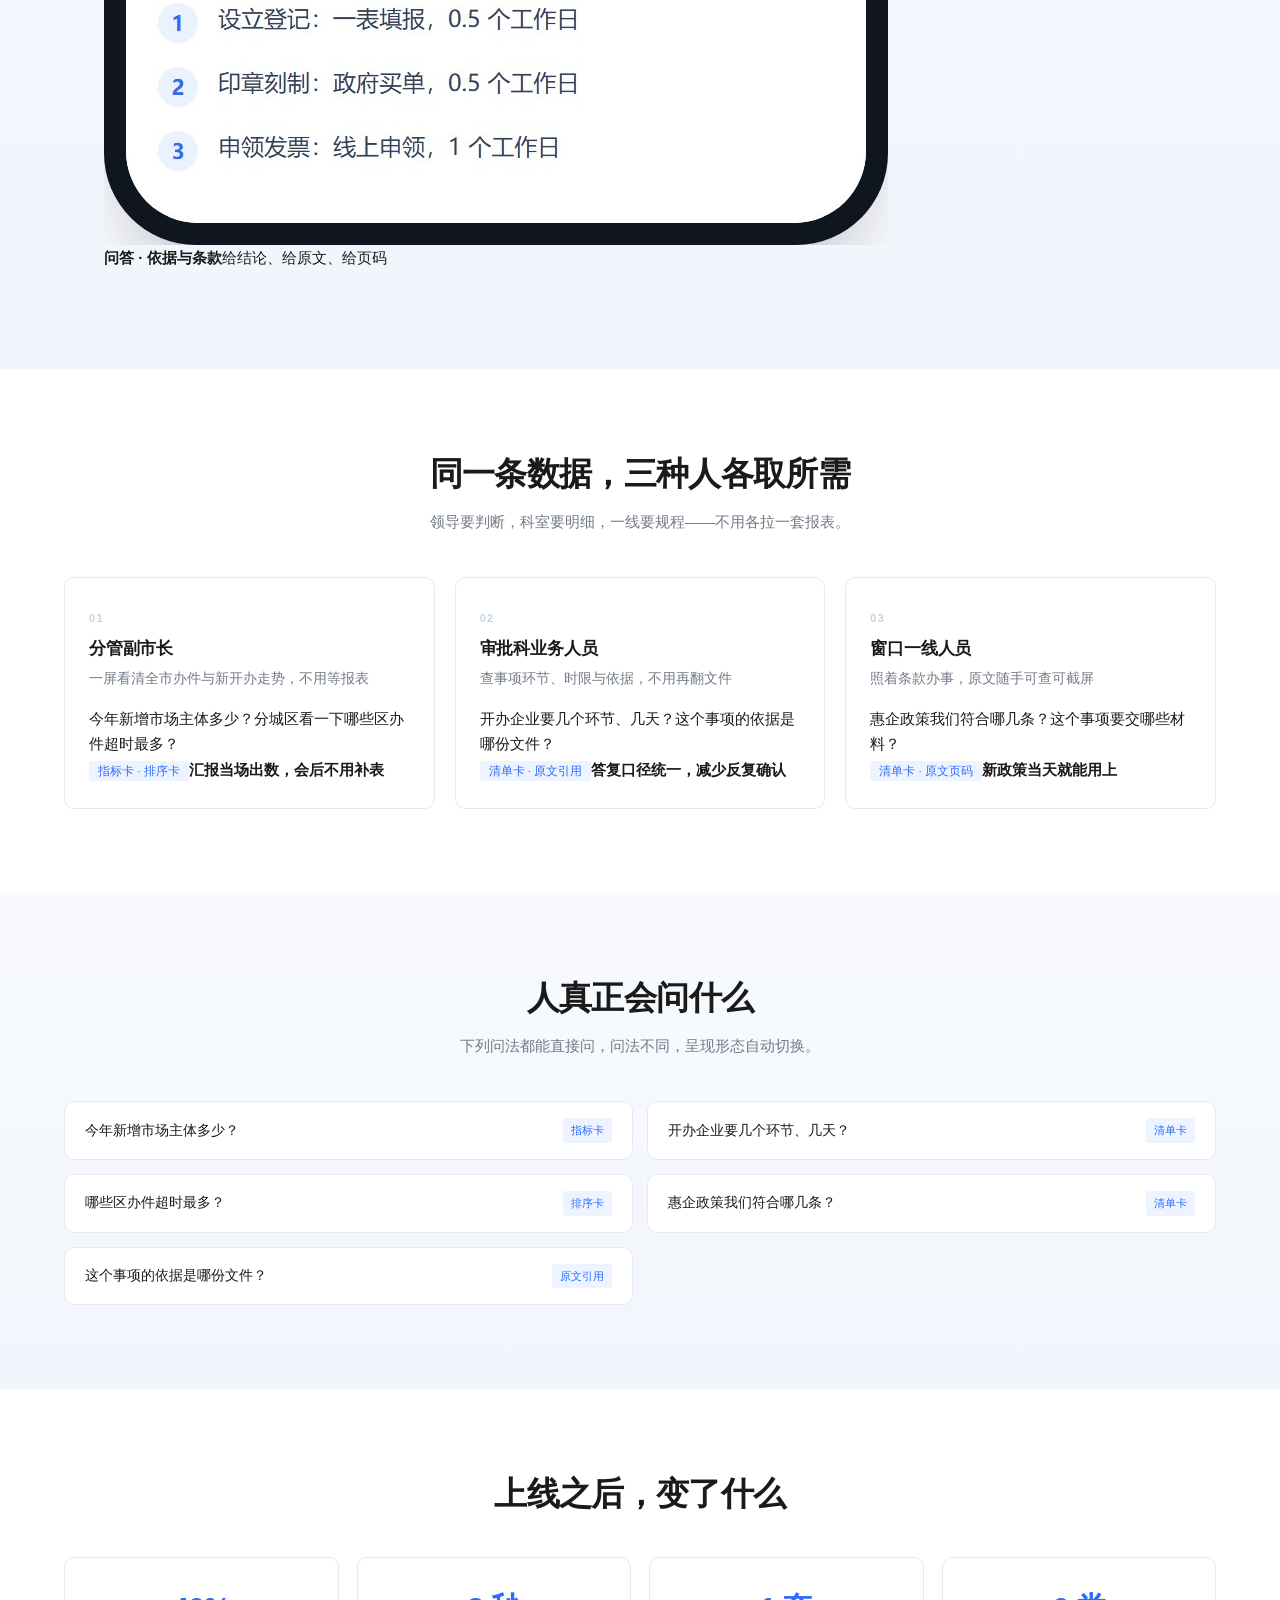
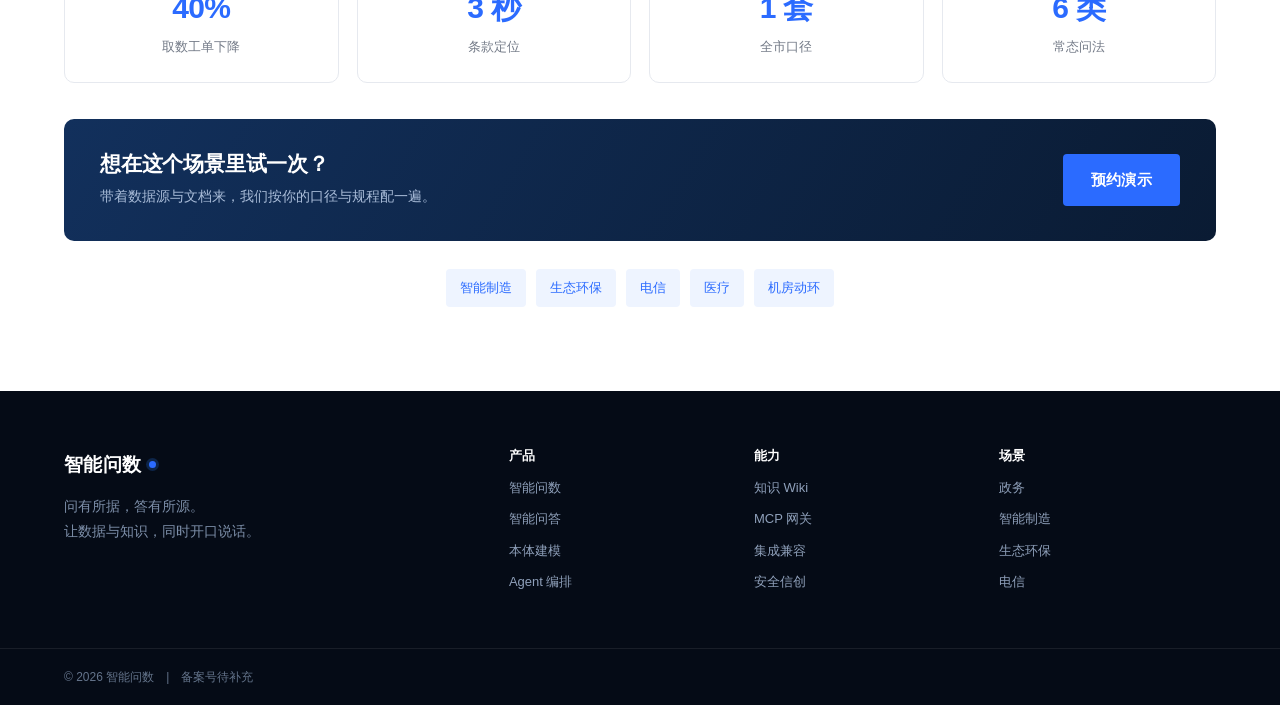
<file: pages/scenario.html>
<!DOCTYPE html>
<html lang="zh-CN">
<head>
<meta charset="UTF-8">
<meta name="viewport" content="width=device-width, initial-scale=1.0">
<title>场景案例 · 智能问数</title>
<link rel="stylesheet" href="../assets/css/style.css">
</head>
<body>

<header class="nav is-scrolled" id="nav">
  <div class="wrap nav__inner">
    <a class="brand" href="../index.html">智能问数<span class="brand__dot"></span></a>
    <nav class="nav__menu" id="navMenu">
      <a href="../index.html#capability">产品能力</a>
      <a href="../index.html#present">呈现方式</a>
      <a href="../index.html#solutions">场景案例</a>
      <a href="../index.html#security">安全信创</a>
      <a href="../index.html#compat">集成兼容</a>
    </nav>
    <div class="nav__right">
      <a class="btn btn--ghost btn--sm" href="detail.html?k=demo">预约演示</a>
      <a class="btn btn--primary btn--sm" href="detail.html?k=contact">方案交流</a>
      <button class="nav__toggle" id="navToggle" aria-label="菜单"><span></span><span></span><span></span></button>
    </div>
  </div>
</header>

<section class="de-hero sc-hero">
  <img class="de-hero__bg" id="scBg" src="../assets/images/scene-gov.jpg" alt="">
  <span class="de-hero__mask"></span>
  <div class="wrap de-hero__inner">
    <div class="crumb"><a href="../index.html">首页</a> / <a href="../index.html#solutions">场景案例</a> / <span id="crumb">场景</span></div>
    <h1 id="scTitle">场景案例</h1>
    <p id="scLead"></p>
    <div class="sc-tags" id="scTags"></div>
    <div class="de-hero__stats" id="scStats"></div>
  </div>
</section>

<section class="section">
  <div class="wrap">
    <div class="head head--center reveal">
      <h2 id="painH">这个场景，卡在哪里</h2>
      <p class="lead" id="painLead"></p>
    </div>
    <div class="sc-three" id="scPains"></div>
  </div>
</section>

<section class="section section--soft">
  <div class="wrap">
    <div class="head head--center reveal">
      <h2>接 → 建 → 用，三步落到这个场景</h2>
      <p class="lead" id="howLead"></p>
    </div>
    <div class="sc-three" id="scHow"></div>
  </div>
</section>

<section class="section">
  <div class="wrap">
    <div class="head head--center reveal">
      <h2>这个场景里，数据与知识怎么接上</h2>
      <p class="lead">左边是数据源，中间是本体与知识，右边是两种回答形态。</p>
    </div>
    <div class="sc-concept reveal" id="scConcept"></div>
  </div>
</section>

<section class="section">
  <div class="wrap">
    <div class="head head--center reveal">
      <h2>一个真问题，一段完整回答</h2>
      <p class="lead">同一个入口，问数出结论与清单，问答给结论与原文。</p>
    </div>
    <div class="case2 case-stack">
      <figure class="case reveal">
        <img id="caseQ" src="../assets/images/case-gov-q.jpg" alt="问数示例" loading="lazy">
        <figcaption><b>问数</b>一句话给出结论、关键指标、趋势与清单，口径与来源一并标注。</figcaption>
      </figure>
      <figure class="case reveal">
        <img id="caseA" src="../assets/images/case-gov-a.jpg" alt="问答示例" loading="lazy">
        <figcaption><b>问答</b>问「怎么办」给结论、给原文、给处置步骤，每条都能回到页码。</figcaption>
      </figure>
    </div>
  </div>
</section>

<section class="section section--soft">
  <div class="wrap">
    <div class="head head--center reveal">
      <h2>手机上也能直接问</h2>
      <p class="lead">同一个问数与问答入口，手机端直接用；领导看驾驶舱，一线在工位上就能查。</p>
    </div>
    <div class="phones" id="scPhones"></div>
  </div>
</section>

<section class="section">
  <div class="wrap">
    <div class="head head--center reveal">
      <h2>同一条数据，三种人各取所需</h2>
      <p class="lead">领导要判断，科室要明细，一线要规程——不用各拉一套报表。</p>
    </div>
    <div class="sc-roles" id="scRoles"></div>
  </div>
</section>

<section class="section section--soft">
  <div class="wrap">
    <div class="head head--center reveal">
      <h2>人真正会问什么</h2>
      <p class="lead">下列问法都能直接问，问法不同，呈现形态自动切换。</p>
    </div>
    <div class="sc-ask" id="scAsk"></div>
  </div>
</section>

<section class="section">
  <div class="wrap">
    <div class="head head--center reveal">
      <h2>上线之后，变了什么</h2>
    </div>
    <div class="de-nums" id="scGains"></div>
    <div class="sc-cta reveal">
      <div>
        <h3>想在这个场景里试一次？</h3>
        <p>带着数据源与文档来，我们按你的口径与规程配一遍。</p>
      </div>
      <a class="btn btn--primary btn--lg" href="detail.html?k=demo">预约演示</a>
    </div>
    <div class="sc-nav" id="scNav"></div>
  </div>
</section>

<footer class="footer">
  <div class="wrap footer__inner">
    <div class="footer__brand">
      <a class="brand brand--light" href="../index.html">智能问数<span class="brand__dot"></span></a>
      <p>问有所据，答有所源。<br>让数据与知识，同时开口说话。</p>
    </div>
    <div class="footer__cols">
      <div><h5>产品</h5><a href="detail.html?k=query">智能问数</a><a href="detail.html?k=answer">智能问答</a><a href="detail.html?k=ontology">本体建模</a><a href="detail.html?k=agent">Agent 编排</a></div>
      <div><h5>能力</h5><a href="detail.html?k=knowledge">知识 Wiki</a><a href="detail.html?k=mcp">MCP 网关</a><a href="detail.html?k=integration">集成兼容</a><a href="detail.html?k=security">安全信创</a></div>
      <div><h5>场景</h5><a href="scenario.html?s=gov">政务</a><a href="scenario.html?s=mfg">智能制造</a><a href="scenario.html?s=env">生态环保</a><a href="scenario.html?s=telecom">电信</a></div>
    </div>
  </div>
  <div class="footer__bottom"><div class="wrap">© 2026 智能问数　|　备案号待补充</div></div>
</footer>

<script src="../assets/js/main.js"></script>
<script src="../assets/js/scenario.js"></script>
</body>
</html>
</file>
<file: assets/css/style.css>
/* ===== 智能问数 · 官网样式 ===== */
:root{
  --blue:#2b7fff;
  --blue-2:#1b66e8;
  --blue-soft:#eaf2ff;
  --teal:#12a594;
  --teal-soft:#e6f7f4;
  --ink:#12213b;
  --ink-2:#33415a;
  --muted:#6c7c96;
  --line:#e3ebf7;
  --soft:#f4f7fc;
  --warn:#e0803a;
  --ok:#0f9d58;
  --shadow:0 24px 60px -30px rgba(13,34,72,.26);
  --r-lg:20px;
  --r-md:14px;
  --wrap:1200px;
}
*{box-sizing:border-box}
html{scroll-behavior:smooth}
body{
  margin:0;color:var(--ink);background:#fff;line-height:1.65;
  font-family:"PingFang SC","HarmonyOS Sans SC","Microsoft YaHei",-apple-system,BlinkMacSystemFont,"Segoe UI",sans-serif;
  -webkit-font-smoothing:antialiased;
}
img{max-width:100%;display:block}
a{color:inherit;text-decoration:none}
ul,ol{margin:0;padding:0;list-style:none}
h1,h2,h3,h4,h5{margin:0;line-height:1.25;letter-spacing:-.01em}
p{margin:0}
button{font:inherit;cursor:pointer;border:0;background:none;color:inherit}
sup{font-size:.62em;color:var(--blue);font-weight:700;padding-left:1px}

.wrap{width:100%;max-width:var(--wrap);margin:0 auto;padding:0 24px}
section[id]{scroll-margin-top:86px}
.muted{color:var(--muted)}
.grad{background:linear-gradient(96deg,#5da2ff 4%,#7fe3f5 52%,#5be0c5 96%);-webkit-background-clip:text;background-clip:text;color:transparent}

/* 按钮 */
.btn{display:inline-flex;align-items:center;justify-content:center;gap:8px;font-weight:600;border-radius:999px;transition:.22s;white-space:nowrap}
.btn--sm{padding:9px 18px;font-size:14px}
.btn--lg{padding:15px 30px;font-size:16px}
.btn--primary{background:var(--blue);color:#fff;box-shadow:0 12px 26px -12px rgba(43,127,255,.8)}
.btn--primary:hover{background:var(--blue-2);transform:translateY(-1px)}
.btn--ghost{background:rgba(255,255,255,.1);color:#fff;border:1px solid rgba(255,255,255,.22)}
.btn--ghost:hover{background:rgba(255,255,255,.18)}
.btn--line{border:1px solid rgba(255,255,255,.28);color:#fff}
.btn--line:hover{background:rgba(255,255,255,.1)}
.link{display:inline-block;margin-top:8px;color:var(--blue);font-weight:600;font-size:14px}
.link:hover{color:var(--blue-2)}

/* 导航 */
.nav{position:fixed;inset:0 0 auto;z-index:90;height:70px;transition:.3s}
.nav__inner{display:flex;align-items:center;justify-content:space-between;height:100%}
.nav.is-scrolled{background:rgba(255,255,255,.92);backdrop-filter:blur(14px);box-shadow:0 1px 0 var(--line)}
.brand{display:inline-flex;align-items:center;gap:7px;font-size:19px;font-weight:700;color:#fff;letter-spacing:.02em}
.brand__dot{width:7px;height:7px;border-radius:50%;background:var(--blue);box-shadow:0 0 0 3px rgba(43,127,255,.22)}
.nav__menu{display:flex;gap:28px;font-size:15px;color:rgba(255,255,255,.84);font-weight:500}
.nav__menu a{position:relative;padding:6px 0;transition:.2s}
.nav__menu a::after{content:"";position:absolute;left:0;bottom:0;height:2px;width:0;background:var(--blue);border-radius:2px;transition:.28s}
.nav__menu a:hover::after{width:100%}
.nav__right{display:flex;align-items:center;gap:10px}
.nav__toggle{display:none;width:38px;height:32px;flex-direction:column;justify-content:center;gap:5px}
.nav__toggle span{height:2px;background:#fff;border-radius:2px;transition:.25s}
.nav.is-scrolled .brand{color:var(--ink)}
.nav.is-scrolled .nav__menu{color:var(--ink-2)}
.nav.is-scrolled .nav__toggle span{background:var(--ink)}
.nav.is-scrolled .btn--ghost{background:var(--soft);color:var(--ink);border-color:var(--line)}

/* 首屏 */
.hero{position:relative;overflow:hidden;color:#fff;padding:142px 0 88px;
  background:radial-gradient(1000px 600px at 80% 6%,#1d4386 0%,transparent 62%),
             linear-gradient(168deg,#07101f 0%,#0a1a31 54%,#0b1d38 100%)}
.hero__grid-bg{position:absolute;inset:0;background-image:linear-gradient(rgba(255,255,255,.045) 1px,transparent 1px),linear-gradient(90deg,rgba(255,255,255,.045) 1px,transparent 1px);background-size:62px 62px;mask-image:radial-gradient(78% 60% at 48% 8%,#000 18%,transparent 86%)}
.hero__glow{position:absolute;border-radius:50%;filter:blur(90px)}
.hero__glow--a{width:460px;height:460px;background:#2b7fff;opacity:.32;right:-100px;top:-120px}
.hero__glow--b{width:340px;height:340px;background:#12a594;opacity:.16;left:-140px;bottom:-140px}
.hero__inner{position:relative;display:grid;grid-template-columns:.95fr 1.05fr;gap:52px;align-items:center}
.chip{display:inline-flex;align-items:center;gap:8px;font-size:13px;font-weight:600;padding:7px 14px;border-radius:999px;letter-spacing:.02em}
.chip--dark{background:rgba(255,255,255,.08);border:1px solid rgba(255,255,255,.16);color:#cfe0ff}
.dot{width:6px;height:6px;border-radius:50%;background:#5be0c5;box-shadow:0 0 12px #5be0c5}
.hero h1{font-size:clamp(42px,4.5vw,64px);font-weight:800;margin:22px 0 18px;letter-spacing:-.035em}
.hero__sub{font-size:16.5px;color:#b3c5e0;max-width:480px}
.hero__cta{display:flex;gap:13px;margin-top:32px;flex-wrap:wrap}
.hero__stats{display:grid;grid-template-columns:repeat(4,1fr);gap:16px;margin-top:48px;padding-top:28px;border-top:1px solid rgba(255,255,255,.12)}
.hero__stats b{display:block;font-size:22px;font-weight:800;letter-spacing:-.02em;background:linear-gradient(92deg,#fff,#a9c8ff);-webkit-background-clip:text;background-clip:text;color:transparent}
.hero__stats span{font-size:12px;color:#8ea2c2;display:block;margin-top:4px}
.hero__media{position:relative}

/* 概念图 */
.mk{background:#fff;border:1px solid #d8e4f5;border-radius:16px;overflow:hidden;color:var(--ink)}
.mk--hero{box-shadow:0 40px 80px -34px rgba(2,12,32,.85),0 0 0 6px rgba(255,255,255,.05)}
.mk__bar{display:flex;align-items:center;gap:6px;padding:10px 14px;background:linear-gradient(180deg,#f8fbff,#f1f6fd);border-bottom:1px solid #e8f0fa}
.mk__bar i{width:7px;height:7px;border-radius:50%;background:#d8e2f0}
.mk__bar i:first-child{background:#ffb6ae}
.mk__bar i:nth-child(2){background:#ffd79a}
.mk__bar i:nth-child(3){background:#a9e2b8}
.mk__bar span{font-size:11px;color:#7b8aa3;margin-left:6px;font-weight:600}
.mk__bar em{font-size:10px;color:#a3b0c7;margin-left:auto;font-style:normal}
.mk__body{padding:16px 18px 18px}

.qb{background:var(--blue);color:#fff;font-size:13px;font-weight:600;padding:9px 14px;border-radius:12px 12px 12px 3px;max-width:88%;box-shadow:0 8px 18px -10px rgba(43,127,255,.8)}
.qb--sm{font-size:12px;padding:8px 12px}
.think{display:inline-flex;align-items:center;gap:6px;margin:11px 0 12px;font-size:10.5px;color:#8a99b5}
.think i{width:7px;height:7px;border-radius:50%;background:#cfe0fb;box-shadow:0 0 0 3px #eaf2ff}
.think b{margin-left:8px;color:var(--blue);font-weight:600}
.ans{background:#fbfdff;border:1px solid #e8f0fa;border-radius:12px;padding:14px}
.ans--sm{padding:12px}
.ans__hd{display:flex;align-items:center;gap:9px;margin-bottom:8px;flex-wrap:wrap}
.pill{font-size:10.5px;font-weight:700;padding:3px 9px;border-radius:6px;letter-spacing:.02em}
.pill--warn{background:#fff2e6;color:#c26a1c}
.pill--ok{background:#e7f7ee;color:#0f8a4d}
.ans__t{font-size:13px;color:var(--ink-2)}
.ans__t b{font-size:19px;color:var(--ink);letter-spacing:-.02em;margin:0 2px}
.ans__d{font-size:12px;color:#5b6c88;line-height:1.72}
.ans__d b{color:var(--ink)}
.kpis{display:grid;grid-template-columns:repeat(3,1fr);gap:8px;margin:12px 0}
.kpi{background:#f4f8fe;border:1px solid #e8f0fa;border-radius:10px;padding:8px 10px;position:relative}
.kpi span{font-size:9.5px;color:#8a99b5;display:block}
.kpi b{font-size:15px;letter-spacing:-.02em;display:block;line-height:1.4;padding-right:20px}
.kpi em{font-size:9.5px;color:#8a99b5;font-style:normal;margin-left:2px;font-weight:500}
.kpi i{position:absolute;right:9px;top:8px;font-size:9px;font-style:normal;font-weight:700}
.kpi i.up{color:#0f8a4d}
.kpi i.down{color:#0f8a4d}
.kpi i.flat{color:#a3b0c7}
.chart{margin-top:4px}
.chart__hd{display:flex;justify-content:space-between;align-items:center;font-size:10px;color:#8a99b5;margin-bottom:2px}
.chart__hd em{font-style:normal}
.spark{width:100%;height:96px;display:block}
.ans__ft{display:flex;align-items:center;justify-content:space-between;margin-top:10px;padding-top:9px;border-top:1px dashed #e2ebf7;font-size:10px;color:#8a99b5}
.ans__ft .src{display:inline-flex;align-items:center;gap:5px}
.ans__ft .src i{width:5px;height:5px;border-radius:50%;background:#b7c6de}
.ans__ft .ops{color:var(--blue);font-weight:600}

.float-card{position:absolute;background:#fff;color:var(--ink);border-radius:12px;padding:11px 15px;box-shadow:0 22px 44px -20px rgba(2,12,32,.6);animation:float 6.5s ease-in-out infinite}
.float-card span{font-size:10px;font-weight:700;letter-spacing:.06em;color:var(--blue);text-transform:uppercase}
.float-card span.teal{color:var(--teal)}
.float-card b{display:block;font-size:17px;letter-spacing:-.02em;margin:1px 0}
.float-card em{font-size:10px;color:var(--muted);font-style:normal}
.float-card--a{left:-26px;bottom:-76px}
.float-card--b{right:-12px;top:-22px;animation-delay:-3.2s}
@keyframes float{0%,100%{transform:translateY(0)}50%{transform:translateY(-8px)}}

/* 信任条 */
.trust{border-bottom:1px solid var(--line);padding:24px 0;background:#fff}
.trust__inner{display:flex;align-items:center;gap:30px}
.trust__label{font-size:12.5px;color:var(--muted);white-space:nowrap}
.marquee{flex:1;overflow:hidden;mask-image:linear-gradient(90deg,transparent,#000 8%,#000 92%,transparent)}
.marquee__track{display:flex;gap:12px;width:max-content;animation:scroll-x 36s linear infinite}
.marquee__track span{font-size:13.5px;font-weight:600;color:#586a85;padding:7px 15px;border:1px solid var(--line);border-radius:999px;background:var(--soft);white-space:nowrap}
@keyframes scroll-x{to{transform:translateX(-50%)}}

/* 版式 */
.section{padding:96px 0}
.section--soft{background:var(--soft)}
.head{max-width:760px;margin-bottom:46px}
.head--center{margin-left:auto;margin-right:auto;text-align:center}
.eyebrow{display:inline-block;font-size:11.5px;font-weight:800;letter-spacing:.15em;color:var(--blue);margin-bottom:13px}
.eyebrow--light{color:#7fb0ff}
.head h2{font-size:clamp(28px,3vw,40px);font-weight:800;letter-spacing:-.028em}
.head .lead{margin-top:14px;font-size:15.5px;color:var(--muted)}

/* 一条主线 */
.line-flow{display:flex;align-items:stretch;gap:8px}
.lf{flex:1;background:#fff;border:1px solid var(--line);border-radius:14px;padding:22px 20px;transition:.28s;position:relative}
.lf:hover{transform:translateY(-3px);box-shadow:var(--shadow);border-color:#c9d9f5}
.lf b{font-size:11px;font-weight:800;color:#b6c1d2;letter-spacing:.08em}
.lf h4{font-size:17px;margin:6px 0}
.lf span{font-size:12.5px;color:var(--muted)}
.lf--on{background:var(--blue);border-color:var(--blue);box-shadow:0 18px 36px -20px rgba(43,127,255,.85)}
.lf--on b{color:rgba(255,255,255,.6)}
.lf--on h4{color:#fff}
.lf--on span{color:#d5e6ff}
.lf__arrow{display:grid;place-items:center;color:#c2d2e8;font-size:20px;width:14px}
.flow-note{margin-top:22px;font-size:13px;color:var(--muted);text-align:center}

/* 双引擎 */
.dual{display:grid;grid-template-columns:1fr 1fr;gap:22px}
.dual__card{background:#fff;border:1px solid var(--line);border-radius:var(--r-lg);padding:28px;transition:.32s}
.dual__card:hover{transform:translateY(-4px);box-shadow:var(--shadow);border-color:#cfdcff}
.dual__badge{display:inline-block;font-size:10.5px;font-weight:800;letter-spacing:.1em;color:var(--blue);background:var(--blue-soft);padding:5px 10px;border-radius:6px}
.dual__badge--teal{color:#0a8f80;background:var(--teal-soft)}
.dual__card h3{font-size:21px;margin:14px 0 10px}
.dual__card > p{font-size:14px;color:var(--muted);min-height:42px}
.mk--card{margin-top:20px;box-shadow:0 16px 36px -26px rgba(13,34,72,.45)}
.mk--card .mk__body{padding:14px 16px 16px}

.mtable{width:100%;border-collapse:collapse;font-size:11.5px}
.mtable th{text-align:left;font-size:10px;color:#8a99b5;font-weight:600;padding:0 0 8px;border-bottom:1px solid #eef3fa}
.mtable td{padding:8px 0;border-bottom:1px solid #f2f6fc;color:#33415a;vertical-align:middle}
.mtable tr:last-child td{border-bottom:0}
.mtable td:nth-child(2){font-weight:700;color:var(--ink);font-variant-numeric:tabular-nums}
.bar-i{display:inline-block;height:5px;border-radius:3px;background:linear-gradient(90deg,#8fbcff,#2b7fff);margin-right:7px;vertical-align:middle}
.mcap{margin-top:10px;font-size:9.5px;color:#8a99b5}

.qa__q{display:block;font-size:11px;color:var(--blue);background:var(--blue-soft);border-radius:8px;padding:7px 10px;margin-bottom:10px;font-weight:600}
.qa__a{font-size:11.5px;color:#3c4d6b;line-height:1.8}
.cite{display:flex;align-items:center;gap:7px;font-size:10px;color:#5b6c88;background:#f7fafd;border:1px solid #eaf1f9;border-radius:7px;padding:6px 9px;margin-top:6px}
.cite b{width:14px;height:14px;border-radius:50%;background:var(--blue);color:#fff;font-size:8.5px;display:grid;place-items:center;flex:0 0 14px}
.cite em{margin-left:auto;font-style:normal;color:var(--blue);font-weight:600}
.dual-note{margin-top:20px;display:flex;align-items:center;gap:16px;background:#fff;border:1px dashed #c9d9f5;border-radius:var(--r-md);padding:16px 22px}
.dual-note b{font-size:12px;color:var(--blue);white-space:nowrap;padding:4px 10px;background:var(--blue-soft);border-radius:6px}
.dual-note p{font-size:14px;color:var(--ink-2)}

/* 32 种呈现 */
.pres__grid{display:grid;grid-template-columns:repeat(3,1fr);gap:14px}
.pres__card{background:#fff;border:1px solid var(--line);border-radius:var(--r-md);padding:16px;transition:.25s}
.pres__card:hover{border-color:#cfdcff;box-shadow:0 14px 30px -24px rgba(13,34,72,.5)}
.pres__h{display:flex;align-items:center;gap:8px;margin-bottom:12px;padding-bottom:10px;border-bottom:1px solid #eef3fa}
.pres__h i{width:21px;height:21px;border-radius:7px;background:var(--blue-soft);color:var(--blue);font-size:10.5px;font-style:normal;font-weight:800;display:grid;place-items:center}
.pres__h b{font-size:13.5px}
.pres__h span{margin-left:auto;font-size:10px;color:#8a99b5}
.pres__chips{display:flex;flex-wrap:wrap;gap:6px}
.chipx{font-size:12px;color:#3c4d6b;background:#f5f8fd;border:1px solid #e2eaf6;border-radius:13px;padding:5px 10px;transition:.15s;white-space:nowrap;font-family:inherit}
.chipx:hover{border-color:var(--blue);color:var(--blue-2)}
.chipx.on{background:var(--blue);border-color:var(--blue);color:#fff;font-weight:700}
.pres__desc{margin-top:14px;background:linear-gradient(90deg,#eaf2ff,#f8fbff);border-left:3px solid var(--blue);border-radius:0 10px 10px 0;padding:14px 18px;display:flex;gap:14px;align-items:baseline;min-height:52px}
.pres__desc b{font-size:14px;color:var(--blue-2);white-space:nowrap}
.pres__desc span{font-size:13.5px;color:#4a5b7a;line-height:1.7}

/* 两级 */
.levels{display:grid;grid-template-columns:1fr 1fr;gap:20px}
.lv{border:1px solid var(--line);border-radius:var(--r-lg);padding:28px;background:#fff}
.lv--dark{background:linear-gradient(160deg,#0b1a2f,#12294a);border-color:transparent;color:#fff}
.lv__tag{display:inline-block;font-size:12px;font-weight:700;color:var(--blue);background:var(--blue-soft);padding:4px 11px;border-radius:999px}
.lv__tag--dark{background:rgba(255,255,255,.1);color:#9fc4ff}
.lv h3{font-size:21px;margin:14px 0 8px}
.lv > p{font-size:14px;color:var(--muted);min-height:44px}
.lv--dark > p{color:#a9bcd8}
.mk--mini{margin-top:18px;border-radius:12px;box-shadow:0 14px 30px -24px rgba(13,34,72,.45)}
.mk--mini .mk__body{padding:13px 14px}
.mk--dark{background:#0f2138;border-color:rgba(255,255,255,.1);color:#dbe6f5}
.mk--dark .mk__bar{background:rgba(255,255,255,.05);border-bottom-color:rgba(255,255,255,.08)}
.mk--dark .mk__bar span{color:#9fb3cd}
.mk--dark .mk__bar i{background:rgba(255,255,255,.18)}
.mini-bars{margin-top:10px}
.mini-bars > div{display:flex;align-items:center;gap:8px;margin-bottom:7px;font-size:10.5px;color:#5b6c88}
.mini-bars span{flex:0 0 76px}
.mini-bars i{height:6px;border-radius:3px;background:linear-gradient(90deg,#9ec6ff,#2b7fff);flex:0 0 auto;max-width:150px}
.mini-bars i.warn{background:linear-gradient(90deg,#ffc48a,#e0803a)}
.mini-bars em{font-style:normal;font-weight:700;color:var(--ink);font-size:10.5px}
.mtable--dark th{color:#8ea4c2;border-bottom-color:rgba(255,255,255,.1)}
.mtable--dark td{color:#c6d6ea;border-bottom-color:rgba(255,255,255,.07);font-size:11px}
.mtable--dark td:nth-child(2){color:#fff}
.mtable--dark .mcap{color:#8ea4c2}
.dot-warn{display:inline-block;width:5px;height:5px;border-radius:50%;background:#e0a03a;margin-right:5px;vertical-align:middle}
.down2{color:#ff9b8a!important;font-weight:700}
.ok2{color:#7fd6a4!important}
.levels-note{display:grid;grid-template-columns:repeat(3,1fr);gap:16px;margin-top:20px}
.levels-note > div{background:#fff;border:1px solid var(--line);border-radius:12px;padding:16px 18px}
.levels-note b{display:block;font-size:14px;margin-bottom:3px}
.levels-note span{font-size:12.5px;color:var(--muted)}

/* 底座 */
.found{display:grid;grid-template-columns:1fr 1fr;gap:22px}
.found__col{border:1px solid var(--line);border-radius:var(--r-lg);padding:28px;background:#fff}
.found__tag{display:inline-block;font-size:11px;font-weight:700;color:var(--blue);background:var(--blue-soft);padding:4px 10px;border-radius:6px;letter-spacing:.04em}
.found__tag--teal{color:#0a8f80;background:var(--teal-soft)}
.found__col h3{font-size:21px;margin:14px 0 8px}
.found__col > p{font-size:14px;color:var(--muted)}
.graph{margin:18px 0 6px;background:linear-gradient(180deg,#f8fbff,#f3f8fe);border:1px solid #eaf1f9;border-radius:12px;padding:8px}
.graph__svg{width:100%;height:auto;display:block}
.ticks li{position:relative;padding-left:20px;font-size:13.5px;color:var(--ink-2);margin-top:10px}
.ticks li::before{content:"";position:absolute;left:0;top:8px;width:6px;height:6px;border-radius:2px;background:var(--blue);opacity:.85}
.ticks li b{color:var(--ink);margin-right:5px}
.ticks.big li{font-size:14.5px;margin-top:12px}
.wiki-t{font-size:14px;margin-bottom:6px}
.wiki-p{font-size:11.5px;color:#5b6c88;line-height:1.75}
.wiki-li{display:flex;gap:8px;margin-top:8px;font-size:11px;color:#5b6c88}
.wiki-li b{flex:0 0 30px;color:var(--blue-2);font-size:10.5px;background:var(--blue-soft);border-radius:5px;height:17px;display:grid;place-items:center}
.wiki-li span{line-height:1.7}

/* 装配 */
.asm{display:grid;grid-template-columns:1.15fr .85fr;gap:44px;align-items:center}
.topo{background:#fff;border:1px solid var(--line);border-radius:var(--r-lg);padding:14px;box-shadow:0 18px 40px -32px rgba(13,34,72,.5)}
.topo__svg{width:100%;height:auto;display:block}
.topo__cap{display:block;text-align:center;font-size:11.5px;color:var(--muted);padding:6px 0 8px}

/* 场景 */
.ind-grid{display:grid;grid-template-columns:repeat(3,1fr);gap:18px}
.ind{display:block;background:#fff;border:1px solid var(--line);border-radius:var(--r-lg);padding:24px;transition:.28s}
.ind:hover{border-color:#cfdcff;box-shadow:var(--shadow);transform:translateY(-4px)}
.ind__top{display:flex;align-items:center;gap:10px;margin-bottom:12px}
.ind__ico{width:32px;height:32px;border-radius:9px;background:var(--blue-soft);color:var(--blue);display:grid;place-items:center;font-weight:800;font-size:14px}
.ind h3{font-size:17.5px}
.ind__pain{font-size:13px;color:var(--muted);min-height:44px}
.ind__tags{display:flex;gap:6px;flex-wrap:wrap;margin-top:12px}
.ind__tags span{font-size:11px;color:#4a5b7a;background:var(--soft);border:1px solid var(--line);border-radius:6px;padding:3px 8px}
.ind__go{display:inline-block;margin-top:14px;font-size:12.5px;font-weight:600;color:var(--blue);opacity:0;transform:translateX(-4px);transition:.25s}
.ind:hover .ind__go{opacity:1;transform:none}

/* 反问 / 权限 */
.two{display:grid;grid-template-columns:1fr 1fr;gap:22px}
.two__col{background:#fff;border:1px solid var(--line);border-radius:var(--r-lg);padding:30px}
.two__col h3{font-size:20px;margin:6px 0 10px}
.two__col > p{font-size:14px;color:var(--muted);min-height:48px}
.ask{margin-top:10px;font-size:10.5px;color:#5b6c88;display:flex;align-items:center;gap:6px;flex-wrap:wrap}
.ask span{background:var(--blue-soft);color:var(--blue-2);border-radius:12px;padding:3px 9px;font-weight:600;border:1px solid #d7e6ff}
.lockbox{margin-top:10px;background:#fbfaf7;border:1px dashed #e6d9c4;border-radius:9px;padding:11px 12px}
.lockbox b{display:inline-block;font-size:10px;color:#b8781a;background:#fff4e2;border-radius:5px;padding:2px 7px;margin-bottom:6px}
.lockbox span{display:block;font-size:10.5px;color:#6c7c96;line-height:1.7}
.lockbox__alt{color:var(--blue-2)!important;margin-top:5px}

/* 安全 */
.sec-grid{display:grid;grid-template-columns:repeat(3,1fr);gap:1px;background:var(--line);border:1px solid var(--line);border-radius:var(--r-lg);overflow:hidden}
.sec{background:#fff;padding:26px 24px;transition:.22s}
.sec:hover{background:#fbfcfe}
.sec b{display:block;font-size:15.5px;margin-bottom:7px}
.sec b::before{content:"";display:inline-block;width:6px;height:6px;border-radius:2px;background:var(--blue);margin-right:8px;vertical-align:middle}
.sec p{font-size:13px;color:var(--muted)}

/* 兼容 */
.compat{display:grid;grid-template-columns:repeat(3,1fr);gap:16px}
.compat__card{background:#fff;border:1px solid var(--line);border-radius:var(--r-md);padding:22px}
.compat__card h4{font-size:14.5px;margin-bottom:12px}
.tags{display:flex;flex-wrap:wrap;gap:7px}
.tags span{font-size:12px;color:var(--ink-2);background:var(--soft);border:1px solid var(--line);padding:5px 10px;border-radius:8px}

/* 落地 */
.timeline{display:grid;grid-template-columns:repeat(3,1fr);gap:18px}
.tl{background:#fff;border:1px solid var(--line);border-radius:var(--r-lg);padding:28px 24px 24px;transition:.28s}
.tl:hover{border-color:#cfdcff;box-shadow:var(--shadow);transform:translateY(-4px)}
.tl__no{display:grid;place-items:center;width:34px;height:34px;border-radius:50%;background:var(--blue-soft);color:var(--blue);font-size:12px;font-weight:800;margin-bottom:16px}
.tl h3{font-size:18px;margin-bottom:9px}
.tl p{font-size:13.5px;color:var(--muted);min-height:76px}
.tl__out{font-size:12px;color:var(--ink-2);background:var(--soft);border-radius:8px;padding:9px 11px}
.tl__out b{color:var(--blue);margin-right:6px}

/* 成效 + CTA */
.result{background:linear-gradient(170deg,#07101f,#0b1c33 62%,#0a172a);color:#fff;padding:96px 0 0}
.res-grid{display:grid;grid-template-columns:repeat(4,1fr);gap:16px}
.res{background:rgba(255,255,255,.05);border:1px solid rgba(255,255,255,.12);border-radius:var(--r-md);padding:22px}
.res b{display:block;font-size:28px;font-weight:800;background:linear-gradient(92deg,#fff,#8fbcff);-webkit-background-clip:text;background-clip:text;color:transparent;margin-bottom:6px}
.res p{font-size:13px;color:#a9bcd8}
.result .head h2{color:#fff}
.cta{margin:70px 0 -1px;display:grid;grid-template-columns:1.15fr .85fr;gap:36px;align-items:center;padding:48px 52px;border-radius:var(--r-lg) var(--r-lg) 0 0;
  background:linear-gradient(120deg,#1b4287,#0e2450 72%);border:1px solid rgba(255,255,255,.14);position:relative;overflow:hidden}
.cta::after{content:"";position:absolute;width:400px;height:400px;border-radius:50%;background:var(--blue);filter:blur(120px);opacity:.34;right:-110px;top:-150px}
.cta__text h2{font-size:clamp(26px,2.7vw,36px);font-weight:800;color:#fff}
.cta__text p{margin-top:10px;color:#a9bcd8;font-size:14.5px}
.cta__act{display:flex;flex-direction:column;gap:11px;align-items:flex-start;position:relative;z-index:2}
.cta__tel{font-size:12.5px;color:#8ea2c2}

/* 页脚 */
.footer{background:#050b16;color:#94a6c2;padding:58px 0 0}
.footer__inner{display:grid;grid-template-columns:1.1fr 2fr;gap:56px;padding-bottom:46px}
.brand--light{color:#fff}
.footer__brand p{margin-top:14px;font-size:13.5px;line-height:1.85;color:#7d8fa9}
.footer__cols{display:grid;grid-template-columns:repeat(3,1fr);gap:28px}
.footer__cols h5{font-size:12.5px;color:#fff;margin-bottom:13px;letter-spacing:.04em}
.footer__cols a{display:block;font-size:13.5px;margin-bottom:9px;color:#8fa0ba;transition:.2s}
.footer__cols a:hover{color:#fff}
.footer__bottom{border-top:1px solid rgba(255,255,255,.08);padding:18px 0;font-size:12px;color:#64748b}

/* 动效 */
.reveal{opacity:0;transform:translateY(18px);transition:opacity .68s cubic-bezier(.2,.7,.3,1),transform .68s cubic-bezier(.2,.7,.3,1)}
.reveal.is-in{opacity:1;transform:none}

/* 详情 / 场景页 */
.doc-hero{background:linear-gradient(168deg,#081226,#0c1d3a 60%,#0a1730);color:#fff;padding:128px 0 68px;position:relative;overflow:hidden}
.doc-hero::after{content:"";position:absolute;width:400px;height:400px;background:var(--blue);filter:blur(140px);opacity:.28;right:-90px;top:-120px;border-radius:50%}
.crumb{font-size:12.5px;color:#8fa3c4;margin-bottom:18px;position:relative}
.crumb a:hover{color:#fff}
.doc-hero h1{font-size:clamp(30px,3.4vw,46px);font-weight:800;letter-spacing:-.025em;position:relative}
.doc-hero p{margin-top:14px;font-size:15.5px;color:#b9c8e2;max-width:660px;position:relative}
.doc-body{padding:64px 0 88px}
.ph{border:1.5px dashed #cbd6e8;border-radius:var(--r-lg);background:linear-gradient(180deg,#fbfcfe,#f6f9fe);padding:32px;margin-bottom:16px}
.ph__label{font-size:10.5px;font-weight:800;letter-spacing:.12em;color:#98a6bc;margin-bottom:9px}
.ph h3{font-size:18px;margin-bottom:8px}
.ph p{font-size:13.5px;color:var(--muted)}
.ph__grid{display:grid;grid-template-columns:repeat(3,1fr);gap:12px;margin-top:16px}
.ph__box{height:92px;border-radius:10px;background:repeating-linear-gradient(45deg,#eef2f9,#eef2f9 8px,#f6f9fe 8px,#f6f9fe 16px);border:1px solid #e4eaf4}
.doc-nav{display:flex;gap:10px;flex-wrap:wrap;margin-top:32px}
.doc-nav a{font-size:13.5px;font-weight:600;color:var(--blue);background:var(--blue-soft);padding:9px 15px;border-radius:999px}
.doc-nav a:hover{background:#dce6ff}
.notice{margin-top:26px;font-size:12.5px;color:var(--muted);border-left:3px solid #d9e2f2;padding-left:14px;line-height:1.9}

/* 响应式 */
@media (max-width:1080px){
  .hero__inner{grid-template-columns:1fr;gap:44px}
  .hero{padding-top:126px}
  .dual,.levels,.found,.asm,.two{grid-template-columns:1fr}
  .pres__grid,.ind-grid,.sec-grid,.compat{grid-template-columns:repeat(2,1fr)}
  .res-grid{grid-template-columns:repeat(2,1fr)}
  .line-flow{flex-wrap:wrap}
  .lf{flex:1 1 30%}
  .lf__arrow{display:none}
  .cta{grid-template-columns:1fr;padding:38px}
  .footer__inner{grid-template-columns:1fr;gap:32px}
  .ph__grid{grid-template-columns:1fr 1fr}
  .levels-note{grid-template-columns:1fr}
}
@media (max-width:760px){
  .nav__menu{display:none}
  .nav__toggle{display:flex}
  .nav.is-open .nav__menu{display:flex;position:absolute;left:0;right:0;top:70px;flex-direction:column;gap:0;background:#fff;color:var(--ink);padding:8px 24px 16px;box-shadow:0 20px 40px -22px rgba(13,34,72,.3)}
  .nav.is-open .nav__menu a{padding:12px 0;border-bottom:1px solid var(--line);color:var(--ink-2)}
  .nav__right .btn--ghost{display:none}
  .hero{padding:112px 0 68px}
  .hero h1{font-size:37px}
  .hero__stats{grid-template-columns:repeat(2,1fr);gap:20px}
  .float-card--b{display:none}
  .float-card--a{left:4px;bottom:-12px;padding:8px 12px}
  .float-card b{font-size:15px}
  .section{padding:66px 0}
  .dual,.levels,.found,.asm,.two,.pres__grid,.ind-grid,.sec-grid,.compat,.res-grid,.timeline{grid-template-columns:1fr}
  .line-flow{flex-direction:column}
  .lf{flex:1 1 auto}
  .cta{padding:30px 22px}
  .cta__act{align-items:stretch}
  .cta__act .btn{width:100%}
  .footer__cols{grid-template-columns:1fr 1fr}
  .trust__inner{flex-direction:column;align-items:flex-start;gap:12px}
  .marquee{width:100%}
  .ph__grid{grid-template-columns:1fr}
  .pres__desc{flex-direction:column;gap:4px}
}

/* ================= 动效层 V2 ================= */

/* 滚动进度 */
.nav__progress{position:absolute;left:0;bottom:-1px;height:2px;width:0;background:linear-gradient(90deg,#2b7fff,#5be0c5);opacity:0;transition:opacity .3s;box-shadow:0 0 10px rgba(43,127,255,.6)}
.nav.is-scrolled .nav__progress{opacity:1}

/* 首屏粒子画布 */
.hero__fx{position:absolute;inset:0;width:100%;height:100%;z-index:1;pointer-events:none}
.hero__grid-bg,.hero__glow{z-index:0}
.hero__inner{z-index:2}

/* 概念图 3D 跟随 */
.mk--hero{transform:perspective(1200px) rotateX(var(--rx,0deg)) rotateY(var(--ry,0deg));transition:transform .25s ease-out;will-change:transform}
.hero__media:hover .mk--hero{transition:transform .08s linear}

/* 按钮扫光 + 磁吸 */
.btn{position:relative;overflow:hidden}
.btn--primary::after{content:"";position:absolute;top:0;left:-40%;width:40%;height:100%;background:linear-gradient(100deg,transparent,rgba(255,255,255,.45),transparent);transform:skewX(-18deg);transition:left .65s ease}
.btn--primary:hover::after{left:120%}

/* 卡片光标聚光 */
.dual__card,.pres__card,.lf,.tl,.lv,.two__col,.compat__card,.sec,.found__col,.result .res{position:relative;overflow:hidden}
.dual__card::after,.pres__card::after,.lf::after,.tl::after,.lv::after,.two__col::after,.compat__card::after,.sec::after,.found__col::after,.result .res::after{
  content:"";position:absolute;inset:0;z-index:2;pointer-events:none;opacity:0;transition:opacity .35s;
  background:radial-gradient(280px circle at var(--mx,50%) var(--my,0%),rgba(43,127,255,.18),rgba(43,127,255,.04) 45%,transparent 66%)
}
.dual__card:hover::after,.pres__card:hover::after,.lf:hover::after,.tl:hover::after,.lv:hover::after,.two__col:hover::after,.compat__card:hover::after,.sec:hover::after,.found__col:hover::after,.result .res:hover::after{opacity:1}

/* 悬停浮起更明显 */
.lf:hover,.tl:hover,.pres__card:hover,.ind:hover,.compat__card:hover,.sec:hover{transform:translateY(-5px)}

/* 标签/形态块 hover */
.chipx{transition:transform .16s ease,background .16s,border-color .16s,color .16s}
.chipx:hover{transform:translateY(-2px);box-shadow:0 8px 18px -12px rgba(43,127,255,.7)}
.chipx:active{transform:scale(.96)}

/* 折线绘制 */
.spark polyline{stroke-dasharray:900;stroke-dashoffset:900;animation:drawLine 1.6s cubic-bezier(.3,.7,.3,1) .45s forwards}
.spark path{opacity:0;animation:fadeIn .9s ease 1.2s forwards}
@keyframes drawLine{to{stroke-dashoffset:0}}
@keyframes fadeIn{to{opacity:1}}
/* 数据点脉冲 */
.spark circle{animation:pulseDot 2.6s ease-in-out 1.4s infinite}
@keyframes pulseDot{0%,100%{r:4}50%{r:5.4}}

/* 跑马灯悬停暂停 */
.marquee:hover .marquee__track{animation-play-state:paused}

/* 图标浮动 */
.ind:hover .ind__ico{transform:translateY(-2px) rotate(-3deg)}
.ind__ico{transition:transform .3s}

/* ===== 场景横向滚动 ===== */
.hscroll{position:relative}
.ind-grid{display:flex;gap:18px;overflow-x:auto;overflow-y:hidden;scroll-snap-type:x mandatory;padding:4px 2px 6px;scrollbar-width:none;-ms-overflow-style:none;cursor:grab}
.ind-grid::-webkit-scrollbar{display:none}
.ind-grid.is-drag{cursor:grabbing;scroll-snap-type:none}
.ind-grid > .ind{flex:0 0 340px;scroll-snap-align:start;scroll-snap-stop:always;user-select:none}
.ind{transition:transform .3s,border-color .3s,box-shadow .3s;will-change:transform}
.ind__go{opacity:1;transform:none}
.ind--cta{background:linear-gradient(150deg,#1b4287,#0f2138);border-color:transparent;color:#fff}
.ind--cta h3{color:#fff}
.ind--cta .ind__pain{color:#a9bcd8}
.ind--cta .ind__ico{background:rgba(255,255,255,.12);color:#9fc4ff}
.ind--cta .ind__ico--solid{background:rgba(255,255,255,.14);color:#fff;font-size:18px}
.ind--cta .ind__go{color:#7fb0ff}

.hscroll__foot{display:flex;align-items:center;gap:16px;margin-top:20px}
.hscroll__bar{flex:1;height:3px;background:#e3ebf7;border-radius:2px;overflow:hidden}
.hscroll__bar i{display:block;height:100%;width:20%;background:linear-gradient(90deg,#2b7fff,#5be0c5);border-radius:2px;transition:width .12s linear,transform .12s linear}
.hscroll__hint{font-size:11.5px;color:#98a6bc;white-space:nowrap}
.hscroll__btns{display:flex;gap:8px}
.hscroll__btns button{width:38px;height:38px;border-radius:50%;border:1px solid var(--line);background:#fff;color:var(--ink-2);font-size:20px;line-height:1;display:grid;place-items:center;transition:.2s}
.hscroll__btns button:hover{background:var(--blue);border-color:var(--blue);color:#fff}
.hscroll__btns button:disabled{opacity:.32;cursor:default;background:#fff;border-color:var(--line);color:var(--ink-2)}

@media (max-width:760px){
  .ind-grid > .ind{flex:0 0 80%}
  .hscroll__hint{display:none}
}

/* 本体图中心节点呼吸 */
.graph svg > g > rect[fill="#2b7fff"]{animation:nodePulse 4s ease-in-out infinite}
@keyframes nodePulse{0%,100%{filter:drop-shadow(0 0 0 rgba(43,127,255,0))}50%{filter:drop-shadow(0 0 14px rgba(43,127,255,.55))}}

/* 拓扑网关呼吸 */
.topo__svg rect[fill="#2b7fff"]{animation:nodePulse 5s ease-in-out infinite}

/* 场景卡悬停时露出箭头位移 */
.ind:hover .ind__go{transform:translateX(3px)}
.ind__go{transition:transform .25s,color .2s}

/* 卡片描边高亮跟随悬停 */
.dual__card:hover,.pres__card:hover,.found__col:hover,.two__col:hover,.compat__card:hover,.lf:hover,.tl:hover{box-shadow:0 22px 46px -30px rgba(43,127,255,.55)}

/* ================= V4：对齐企业级产品官网的版式 ================= */
:root{
  --ink:#1a1a1a;
  --ink-2:#4a5565;
  --muted:#737a87;
  --line:#e6e9ef;
  --soft:#f7f8fa;
  --blue:#2b6bff;
  --blue-2:#1a5ae6;
  --r-lg:10px;
  --r-md:8px;
  --shadow:0 8px 24px -8px rgba(20,40,90,.10);
}
body{font-size:15px;line-height:1.7;color:var(--ink)}
.section{padding:84px 0}
.head{margin-bottom:42px}
.head h2{font-size:clamp(26px,2.6vw,38px);letter-spacing:-.02em;font-weight:700;color:#1a1a1a}
.head .lead{margin-top:12px;font-size:15px;color:var(--muted);line-height:1.75}
.eyebrow{font-size:11px;letter-spacing:.18em;color:#2b6bff;font-weight:700;margin-bottom:10px}

/* 按钮：方角 */
.btn{border-radius:4px;font-weight:600;letter-spacing:.02em}
.btn--sm{padding:8px 18px;font-size:13.5px}
.btn--lg{padding:13px 28px;font-size:15px}
.btn--primary{background:var(--blue);box-shadow:none}
.btn--primary:hover{background:var(--blue-2);transform:none}
.btn--line{border-color:rgba(255,255,255,.34);background:transparent}
.btn--ghost{border-radius:4px}
.nav.is-scrolled .btn--ghost{background:#fff;border-color:var(--line)}
.btn--primary::after{display:none}

/* 卡片：小圆角 + 细边 */
.dual__card,.lv,.found__col,.two__col,.pres__card,.ind,.lf,.tl,.compat__card,.ph{border-radius:var(--r-lg)}
.dual__card{padding:24px}
.dual__card:hover,.pres__card:hover,.ind:hover,.lf:hover,.tl:hover,.compat__card:hover,.found__col:hover,.two__col:hover{
  transform:translateY(-3px);
  border-color:#c3d5f8;
  box-shadow:0 10px 28px -14px rgba(20,40,90,.16);
}
.lv--dark,.ind--cta{border-color:transparent}
.mk,.mk--card,.mk--mini{border-radius:8px}
.mk__bar{padding:9px 12px}
.mk--hero{border-radius:12px;box-shadow:0 30px 60px -30px rgba(2,10,28,.75)}
.float-card{border-radius:6px;box-shadow:0 12px 28px -14px rgba(2,12,32,.5)}

/* 首屏：收敛渐变，贴近深色科技图 */
.hero{background:radial-gradient(900px 520px at 78% 4%,#173463 0%,transparent 60%),linear-gradient(170deg,#050c18 0%,#081527 55%,#0a1a30 100%)}
.hero h1{letter-spacing:-.04em}
.hero__stats{border-top-color:rgba(255,255,255,.14)}
.hero__stats b{background:none;color:#fff;-webkit-text-fill-color:#fff;font-size:21px}
.hero__stats span{color:#8b9cb8}

/* 顶部导航：方角按钮 + 细分隔 */
.nav{height:68px}
.nav.is-scrolled{background:#fff;backdrop-filter:none;box-shadow:none;border-bottom:1px solid var(--line)}
.brand__dot{background:#2b6bff}

/* 信任条更克制 */
.trust{padding:20px 0;background:#fff}
.marquee__track span{background:#fff;border-color:var(--line);color:#5b6472;font-weight:500}

/* 双引擎：标题字重与链接 */
.dual__card h3{font-size:19px;font-weight:700}
.dual__badge{border-radius:3px;font-size:10px}
.dual-note{border-radius:var(--r-md);border-color:#dbe4f5;background:#f7f9fe}
.dual-note b{border-radius:3px}

/* 呈现方式：卡片内边距收紧 */
.pres__card{padding:14px 14px 16px}
.pres__h i{border-radius:3px}
.chipx{border-radius:3px;font-size:12px;padding:5px 9px}
.chipx.on{background:var(--blue)}
.pres__desc{border-radius:0 4px 4px 0}

/* 五步：去卡片感，改为细框 */
.lf{border-radius:var(--r-md);padding:20px 18px}
.lf--on{background:#eef4ff;border-color:#bcd2fb;box-shadow:none}
.lf--on b{color:#2b6bff}
.lf--on h4{color:#12213b}
.lf--on span{color:#5b6472}

/* 两级：标签方角 */
.lv__tag{border-radius:3px}
.lv h3{font-size:19px}
.lv--dark{background:linear-gradient(160deg,#0d1a2c,#16273f)}

/* 场景横向：左右悬浮箭头 */
.hscroll{position:relative}
.hscroll__nav{position:absolute;top:50%;transform:translateY(-50%);width:44px;height:44px;border-radius:50%;background:#fff;border:1px solid var(--line);color:#33415a;font-size:22px;line-height:1;display:grid;place-items:center;z-index:6;box-shadow:0 8px 20px -10px rgba(20,40,90,.3);transition:.2s}
.hscroll__nav:hover:not(:disabled){background:var(--blue);border-color:var(--blue);color:#fff}
.hscroll__nav:disabled{opacity:0;pointer-events:none}
.hscroll__nav--prev{left:-22px}
.hscroll__nav--next{right:-22px}
.ind-grid{padding:2px 0 4px}
.ind{border-radius:var(--r-lg);padding:22px;background:#fff}
.ind__ico{border-radius:4px;width:30px;height:30px;font-size:13px}
.ind h3{font-size:17px;font-weight:700}
.ind__pain{font-size:13px;line-height:1.7;min-height:46px}
.ind__tags span{border-radius:3px;background:#f2f4f8;font-size:11px}
.ind__go{font-size:12.5px}
.ind--cta{display:none}

/* 安全 / 兼容 / 交付：更紧的格 */
.sec{padding:22px}
.sec b{font-size:15px}
.compat__card{padding:20px}
.tags span{border-radius:3px;background:#f5f7fa;border-color:var(--line)}
.timeline .tl{padding:24px 22px 22px}
.tl__no{border-radius:4px;width:30px;height:30px}

/* 成效 / CTA */
.res{border-radius:var(--r-md);padding:20px}
.res b{font-size:26px}
.cta{border-radius:var(--r-lg);padding:44px 48px;background:linear-gradient(120deg,#0f2e5c,#0a1b33 72%)}
.cta__text h2{letter-spacing:-.02em}
.footer__cols a{font-size:13px}

@media (max-width:1180px){.hscroll__nav--prev{left:-8px}.hscroll__nav--next{right:-8px}}
@media (max-width:760px){.hscroll__nav{display:none}}

/* 去英文小标，纯中文版式 */
.eyebrow{display:none}
.head--center .lead{margin-top:14px}

/* 呈现卡：底部示例行，等高对齐 */
.pres__card{display:flex;flex-direction:column}
.pres__eg{margin-top:auto;padding-top:12px;border-top:1px dashed #eceff5;font-size:11.5px;color:#8a94a6}
.pres__eg{margin-top:12px}

/* 说明条去渐变 */
.pres__desc{background:#f5f8ff;border-left:3px solid var(--blue)}
.dual-note{background:#f7f9fe;border:1px solid #e2e9f6}

/* 双引擎示意图等高 */
.mk--card .mk__body{min-height:196px}

/* 成效卡：数字做视觉锚点 */
.res{padding:22px 20px}
.res span{display:block;font-size:11.5px;letter-spacing:.16em;color:#7fa4dd;margin-bottom:6px}
.res b{display:block;font-size:24px;font-weight:700;letter-spacing:-.02em;margin-bottom:8px;background:none;-webkit-text-fill-color:#fff;color:#fff}
.res p{font-size:12.5px;color:#9db2cd;line-height:1.7}

/* CTA 居中横排 */
.cta{display:block;text-align:center;padding:56px 44px;border-radius:var(--r-lg)}
.cta h2{font-size:clamp(25px,2.5vw,34px);font-weight:700}
.cta > p{margin-top:12px;color:#a9bcd8;font-size:15px}
.cta__act{display:flex;flex-direction:row;justify-content:center;align-items:center;gap:12px;margin-top:26px}
.cta__tel{display:block;margin-top:16px;font-size:12.5px;color:#8399b8}

/* 标题居中对齐 */
#foundation .head,#compat .head{max-width:760px;margin:0 auto 42px;text-align:center}

/* 场景分页器 */
.hscroll__pager{display:flex;align-items:center;justify-content:center;gap:16px;margin-top:26px}
.hscroll__pager .hscroll__nav{position:static;transform:none;width:40px;height:40px;font-size:19px;box-shadow:none}
.hscroll__pager .hscroll__nav:disabled{opacity:.35;pointer-events:none}
.hscroll__count{font-size:12.5px;color:#98a3b5;letter-spacing:.06em;font-variant-numeric:tabular-nums}
.hscroll__count em{font-style:normal;color:#1a1a1a;font-weight:700}

/* 首屏概念图向右侧出血，接近整幅视觉 */
@media (min-width:1180px){
  .hero__media{margin-right:-72px}
  .mk--hero{border-top-right-radius:0;border-bottom-right-radius:0;border-right:0}
  .float-card--b{right:52px}
  .float-card--a{left:-18px}
}

@media (min-width:1180px){.hero{padding-bottom:112px}}

/* ================= 场景背景轮播 ================= */
.section--tight{padding-bottom:0}
.scen{position:relative;height:clamp(380px,40vw,540px);margin-top:6px;overflow:hidden;background:#08111f}
.scen__slide{position:absolute;inset:0;opacity:0;pointer-events:none;transition:opacity .9s ease;display:block}
.scen__slide.is-on{opacity:1;pointer-events:auto;z-index:2}
.scen__slide img{width:100%;height:100%;object-fit:cover;object-position:center 55%;transform:scale(1.02)}
.scen__slide.is-on img{animation:kb 7.2s linear forwards}
@keyframes kb{from{transform:scale(1.02)}to{transform:scale(1.08)}}
.scen__mask{position:absolute;inset:0;background:
  linear-gradient(90deg,rgba(4,10,22,.94) 0%,rgba(4,10,22,.78) 38%,rgba(4,10,22,.32) 72%,rgba(4,10,22,.15) 100%),
  linear-gradient(0deg,rgba(4,10,22,.5),transparent 55%)}
.scen__body{position:absolute;left:0;right:0;top:0;bottom:0;margin:0 auto;max-width:1200px;padding:0 24px;
  display:flex;flex-direction:column;justify-content:center;color:#fff}
.scen__k{font-size:11.5px;letter-spacing:.22em;color:#8fb6ff;font-weight:700}
.scen__body b{display:block;font-size:clamp(24px,2.9vw,38px);font-weight:700;letter-spacing:-.02em;margin:14px 0 14px;line-height:1.35;max-width:620px}
.scen__body em{display:block;font-style:normal;font-size:15px;line-height:1.85;color:#c3d2e6;max-width:560px}
.scen__tags{display:flex;gap:8px;flex-wrap:wrap;margin-top:22px}
.scen__tags i{font-style:normal;font-size:12px;padding:5px 12px;border:1px solid rgba(255,255,255,.26);border-radius:3px;color:#dbe6f5}
.scen__nav{position:absolute;top:calc(50% - 22px);width:44px;height:44px;border-radius:50%;z-index:5;
  border:1px solid rgba(255,255,255,.32);background:rgba(8,18,34,.35);color:#fff;font-size:20px;
  display:grid;place-items:center;backdrop-filter:blur(6px);transition:.2s}
.scen__nav:hover{background:#2b6bff;border-color:#2b6bff}
.scen__nav--prev{left:28px}
.scen__nav--next{right:28px}
.scen__dots{position:absolute;left:50%;transform:translateX(-50%);bottom:26px;display:flex;gap:9px;z-index:5}
.scen__dots button{width:22px;height:3px;border-radius:2px;background:rgba(255,255,255,.34);transition:.25s;padding:0}
.scen__dots button.on{background:#fff;width:38px}
@media (max-width:1080px){
  .scen{height:clamp(340px,52vw,460px)}
  .scen__nav--prev{left:10px}.scen__nav--next{right:10px}
}
@media (max-width:760px){
  .scen{height:420px}
  .scen__nav{display:none}
  .scen__body{padding:0 22px;justify-content:flex-end;padding-bottom:64px}
  .scen__body em{font-size:13.5px}
  .scen__mask{background:linear-gradient(0deg,rgba(4,10,22,.94) 10%,rgba(4,10,22,.6) 55%,rgba(4,10,22,.3) 100%)}
}

/* ================= 机房动环场景页 ================= */
.de-hero{position:relative;overflow:hidden;color:#fff;padding:126px 0 64px;background:#08111f}
.de-hero__bg{position:absolute;inset:0;width:100%;height:100%;object-fit:cover;object-position:center 55%}
.de-hero__mask{position:absolute;inset:0;background:linear-gradient(90deg,rgba(4,10,22,.95),rgba(4,10,22,.72) 55%,rgba(4,10,22,.42))}
.de-hero__inner{position:relative;z-index:2}
.de-hero h1{font-size:clamp(30px,3.8vw,50px);font-weight:800;letter-spacing:-.03em;line-height:1.28;margin:6px 0 18px}
.de-hero p{font-size:16px;color:#c3d2e6;max-width:640px;line-height:1.85}
.de-hero__stats{display:grid;grid-template-columns:repeat(4,1fr);gap:20px;margin-top:40px;padding-top:26px;border-top:1px solid rgba(255,255,255,.16);max-width:760px}
.de-hero__stats b{display:block;font-size:26px;font-weight:800;letter-spacing:-.02em;color:#fff}
.de-hero__stats span{font-size:12px;color:#93a7c4}

.de-grid{display:grid;grid-template-columns:repeat(3,1fr);gap:18px}
.de-card{display:flex;gap:16px;background:#fff;border:1px solid var(--line);border-radius:var(--r-lg);padding:24px 22px;transition:.28s}
.de-card:hover{transform:translateY(-3px);border-color:#c3d5f8;box-shadow:0 10px 28px -14px rgba(20,40,90,.16)}
.de-card--lead{grid-column:span 3;background:#f3f7ff;border-color:#d8e4fb}
.de-ico{flex:0 0 44px;width:44px;height:44px;border-radius:8px;background:#e8f0ff;color:#2b6bff;display:grid;place-items:center;font-weight:800;font-size:15px;letter-spacing:.02em}
.de-card h3{font-size:17px;margin-bottom:4px}
.de-role{font-size:12.5px;color:#2b6bff;font-weight:600;margin-bottom:8px}
.de-desc{font-size:13.5px;color:var(--muted);line-height:1.75}
.de-tags{display:flex;gap:6px;flex-wrap:wrap;margin-top:12px}
.de-tags i{font-style:normal;font-size:11px;color:#4a5565;background:#f2f5fa;border-radius:3px;padding:3px 8px}

.de-two{display:grid;grid-template-columns:1fr 1fr;gap:20px}
.de-panel{background:#fff;border:1px solid var(--line);border-radius:var(--r-lg);padding:28px}
.de-panel__k{font-size:11px;font-weight:700;letter-spacing:.16em;color:#2b6bff}
.de-panel h3{font-size:21px;margin:10px 0 10px}
.de-panel > p{font-size:14px;color:var(--muted);line-height:1.8}
.de-panel .ticks{margin-top:16px}
.de-map{position:relative;height:170px;margin-top:18px;border-radius:8px;overflow:hidden;
  background:radial-gradient(circle at 60% 45%,#17325c,#0b1728 70%)}
.de-map::before{content:"";position:absolute;inset:0;opacity:.5;background-image:linear-gradient(rgba(255,255,255,.07) 1px,transparent 1px),linear-gradient(90deg,rgba(255,255,255,.07) 1px,transparent 1px);background-size:26px 26px}
.de-map__ring{position:absolute;border:1px solid rgba(90,160,255,.35);border-radius:50%}
.de-map__ring.r1{width:130px;height:130px;left:46%;top:16%;animation:pulseRing 4s ease-out infinite}
.de-map__ring.r2{width:190px;height:190px;left:42%;top:2%;animation:pulseRing 4s ease-out 1s infinite}
@keyframes pulseRing{0%{transform:scale(.8);opacity:.8}100%{transform:scale(1.15);opacity:0}}
.de-map__dot{position:absolute;width:8px;height:8px;border-radius:50%;background:#5be0c5;box-shadow:0 0 12px #5be0c5}
.de-map__dot.d1{left:52%;top:44%}
.de-map__dot.d2{left:38%;top:62%}
.de-map__dot.d3{left:68%;top:32%}
.de-map__tag{position:absolute;left:14px;bottom:12px;font-size:11px;color:#cfe0ff;background:rgba(255,255,255,.1);border:1px solid rgba(255,255,255,.18);border-radius:3px;padding:3px 8px}
.de-flow{display:flex;align-items:center;gap:6px;margin-top:18px;flex-wrap:wrap}
.de-flow span{font-size:12px;color:#4a5565;background:#f2f5fa;border-radius:3px;padding:5px 10px}
.de-flow span.on{background:#2b6bff;color:#fff}
.de-flow i{font-style:normal;color:#c2ccd9}

.de-ask{display:grid;grid-template-columns:1fr 1fr;gap:20px}
.de-ask__col{background:#fff;border:1px solid var(--line);border-radius:var(--r-lg);padding:24px 26px}
.de-ask__hd{display:flex;align-items:center;gap:10px;padding-bottom:14px;border-bottom:1px solid #eef1f6}
.de-ask__hd b{font-size:14px;color:#4a5565;font-weight:600}
.de-ask__badge{font-size:11px;font-weight:700;color:#2b6bff;background:#eaf2ff;border-radius:3px;padding:3px 8px}
.de-ask__badge--teal{color:#0a8f80;background:#e6f7f4}
.de-qs{margin-top:6px}
.de-qs li{display:flex;align-items:center;gap:12px;padding:11px 0;border-bottom:1px dashed #eef1f6;font-size:13.5px;color:#33415a}
.de-qs li:last-child{border-bottom:0}
.de-qs li span{margin-left:auto;font-size:11px;color:#8a94a6;background:#f4f6fa;border-radius:3px;padding:2px 7px;white-space:nowrap}
.de-note{margin-top:14px;font-size:12px;color:#98a3b5;text-align:center}

.de-nums{display:grid;grid-template-columns:repeat(4,1fr);gap:18px}
.de-num{background:#fff;border:1px solid var(--line);border-radius:var(--r-lg);padding:24px;text-align:center}
.de-num b{display:block;font-size:30px;font-weight:800;color:#2b6bff;letter-spacing:-.02em}
.de-num span{font-size:12.5px;color:var(--muted)}
.de-cta{margin-top:40px;display:flex;align-items:center;justify-content:space-between;gap:24px;
  background:linear-gradient(120deg,#12305c,#0a1b33);border-radius:var(--r-lg);padding:36px 40px;color:#fff}
.de-cta h3{font-size:22px;margin-bottom:8px}
.de-cta p{font-size:14px;color:#a9bcd8}

@media (max-width:1080px){
  .de-grid{grid-template-columns:repeat(2,1fr)}
  .de-card--lead{grid-column:span 2}
  .de-two,.de-ask{grid-template-columns:1fr}
  .de-nums{grid-template-columns:repeat(2,1fr)}
  .de-hero__stats{grid-template-columns:repeat(2,1fr)}
}
@media (max-width:760px){
  .de-grid,.de-nums{grid-template-columns:1fr}
  .de-card--lead{grid-column:span 1}
  .de-cta{flex-direction:column;align-items:flex-start;padding:28px 24px}
}

/* ================= 详情页正文 ================= */
.doc-meta{display:flex;gap:8px;flex-wrap:wrap;margin-top:20px;position:relative}
.doc-meta span{font-size:12px;color:#cfe0ff;border:1px solid rgba(255,255,255,.22);border-radius:3px;padding:4px 10px}
.doc-wrap{display:grid;grid-template-columns:1fr 264px;gap:56px;align-items:start;max-width:1160px}
.doc-main{min-width:0}
.doc-sec{padding:32px 0 34px;border-bottom:1px solid var(--line)}
.doc-sec:first-child{padding-top:0}
.doc-sec:last-of-type{border-bottom:0}
.doc-sec__no{display:inline-block;font-size:11px;font-weight:800;letter-spacing:.1em;color:#2b6bff;background:#eef4ff;border-radius:3px;padding:3px 8px;margin-bottom:12px}
.doc-sec h2{font-size:23px;font-weight:700;margin-bottom:12px;letter-spacing:-.01em}
.doc-sec p{font-size:15px;color:#4a5565;line-height:1.9;max-width:780px}
.doc-list{margin-top:18px;border-top:1px solid #eef1f6}
.doc-list li{display:grid;grid-template-columns:104px 1fr;gap:18px;padding:12px 0;border-bottom:1px solid #f2f5fa}
.doc-list li:last-child{border-bottom:0}
.doc-list b{font-size:13.5px;color:#1a1a1a;font-weight:600}
.doc-list span{font-size:13.5px;color:#5b6472;line-height:1.75}
.doc-qs{display:flex;flex-wrap:wrap;gap:8px;margin-top:16px}
.doc-qs span{font-size:13px;color:#2b6bff;background:#f2f7ff;border:1px solid #dbe7ff;border-radius:4px;padding:7px 12px}
.doc-cta{margin-top:34px;display:flex;justify-content:space-between;align-items:center;gap:20px;background:#f5f8ff;border:1px solid #e2e9f6;border-radius:10px;padding:22px 26px}
.doc-cta b{display:block;font-size:16px;margin-bottom:4px}
.doc-cta span{font-size:13px;color:#6c7c96}
.doc-side{position:sticky;top:92px}
.doc-side__box{border:1px solid var(--line);border-radius:10px;padding:16px 18px;margin-bottom:12px;background:#fff}
.doc-side__box > span{font-size:10.5px;letter-spacing:.14em;color:#98a3b5;font-weight:700;display:block;margin-bottom:10px}
.doc-side__box nav a{display:block;font-size:13px;color:#4a5565;padding:6px 0;border-bottom:1px dashed #f0f3f8}
.doc-side__box nav a:last-child{border-bottom:0}
.doc-side__box nav a:hover{color:#2b6bff}
.doc-side__links{display:flex;flex-wrap:wrap;gap:6px}
.doc-side__links a{font-size:12px;color:#2b6bff;background:#eef4ff;border-radius:3px;padding:5px 9px}
.doc-side__cta{display:block;text-align:center;font-size:13px;font-weight:600;color:#fff;background:#2b6bff;border-radius:4px;padding:11px;transition:.2s}
.doc-side__cta:hover{background:#1a5ae6}

@media (max-width:1080px){
  .doc-wrap{grid-template-columns:1fr;gap:32px}
  .doc-side{position:static;display:grid;grid-template-columns:1fr 1fr;gap:12px;align-items:start}
  .doc-side__cta{grid-column:span 2}
}
@media (max-width:760px){
  .doc-list li{grid-template-columns:1fr;gap:4px}
  .doc-side{grid-template-columns:1fr}
  .doc-side__cta{grid-column:span 1}
  .doc-cta{flex-direction:column;align-items:flex-start}
}

/* 动环：六卡等分，超级员工用底色区分 */
.de-card--lead{grid-column:span 1;background:#f3f7ff;border-color:#d8e4fb}
.de-ico--lead{background:#2b6bff;color:#fff}
.de-grid{align-items:stretch}

@media (max-width:760px){.scen{height:462px}.scen__body{padding-bottom:84px}.scen__body b{font-size:22px}}

/* ================= Agent 中枢拓扑 ================= */
.asm2{display:grid;grid-template-columns:1.18fr .82fr;gap:44px;align-items:center}
.asm2__stage{background:#fff;border:1px solid var(--line);border-radius:10px;padding:10px;box-shadow:0 10px 30px -24px rgba(20,40,90,.5)}
.asm2__svg{width:100%;height:auto;display:block}
.asm2__pulse .p{stroke-dasharray:20 90;stroke-dashoffset:0;animation:flowPulse 2.6s linear infinite;opacity:0}
.asm2__pulse .p2{animation-delay:.65s}
.asm2__pulse .p3{animation-delay:1.3s}
.asm2__pulse .p4{animation-delay:1.95s}
@keyframes flowPulse{0%{opacity:0;stroke-dashoffset:0}12%{opacity:1}88%{opacity:1}100%{opacity:0;stroke-dashoffset:-110}}
.asm2__item{padding:15px 0;border-bottom:1px dashed #e6ebf3}
.asm2__item:last-child{border-bottom:0}
.asm2__item b{display:block;font-size:14.5px;margin-bottom:6px}
.asm2__item p{font-size:13.5px;color:var(--muted);line-height:1.8}

/* ================= 一次给全 · 动态样例 ================= */
.live{margin-top:22px;background:#fff;border:1px solid var(--line);border-radius:10px;overflow:hidden;box-shadow:0 14px 40px -30px rgba(20,40,90,.55)}
.live__bar{display:flex;align-items:center;gap:6px;padding:10px 14px;background:#f8fafd;border-bottom:1px solid #eef1f6}
.live__bar i{width:7px;height:7px;border-radius:50%;background:#dbe3ee}
.live__bar i:nth-child(1){background:#ffb6ae}
.live__bar i:nth-child(2){background:#ffd79a}
.live__bar i:nth-child(3){background:#a9e2b8}
.live__bar span{font-size:11.5px;color:#6b7890;margin-left:6px;font-weight:600}
.live__bar em{margin-left:auto;font-style:normal;font-size:10px;color:#a3b0c7}
.live__body{padding:22px 24px 26px}
.live__q{display:flex;align-items:flex-start;gap:10px;margin-bottom:12px}
.live__q > span{flex:0 0 24px;height:24px;border-radius:6px;background:#eef2f8;color:#7c8ba3;font-size:10px;display:grid;place-items:center}
.live__q p{font-size:14.5px;color:#1a1a1a;font-weight:600;min-height:24px;line-height:1.7}
.live__caret{display:inline-block;width:2px;height:16px;background:#2b6bff;margin-left:2px;vertical-align:-2px;animation:blink 1s steps(1) infinite}
@keyframes blink{50%{opacity:0}}
.live__think{display:flex;align-items:center;gap:8px;font-size:11.5px;color:#8a94a6;opacity:0;transition:opacity .3s;margin-bottom:14px}
.live__think i{width:7px;height:7px;border-radius:50%;background:#cfe0fb;box-shadow:0 0 0 3px #eaf2ff;animation:blink 1.2s infinite}
.live__think.is-on{opacity:1}
.live__out{display:grid;grid-template-columns:1.1fr .9fr;gap:16px;opacity:0;transform:translateY(8px);transition:opacity .5s,transform .5s}
.live__out.is-on{opacity:1;transform:none}
.live__col{border:1px solid #eef1f6;border-radius:8px;padding:16px 18px;background:#fcfdff}
.live__col--know{background:#fbfdfd;border-color:#e6f3f0}
.live__k{font-size:10px;font-weight:800;letter-spacing:.12em;color:#2b6bff}
.live__k--teal{color:#12a594}
.live__num{display:block;font-size:30px;font-weight:800;letter-spacing:-.03em;color:#0f172a;margin:6px 0 6px}
.live__num em{font-size:13px;font-weight:600;color:#8a94a6;font-style:normal;margin-left:2px}
.live__col p{font-size:12.5px;color:#5b6472;line-height:1.8}
.live__bars{display:flex;align-items:flex-end;gap:8px;height:64px;margin:14px 0 10px}
.live__bars i{flex:1;height:0;border-radius:2px 2px 0 0;background:linear-gradient(180deg,#8fb8ff,#2b6bff);transition:height .8s cubic-bezier(.2,.8,.3,1)}
.live__out.is-on .live__bars i{height:var(--w)}
.live__bars i:nth-child(2){transition-delay:.08s}
.live__bars i:nth-child(3){transition-delay:.16s}
.live__bars i:nth-child(4){transition-delay:.24s}
.live__cap{font-size:10px;color:#98a3b5}
.live__cite{display:flex;align-items:center;gap:7px;font-size:10.5px;color:#5b6472;background:#fff;border:1px solid #e6f1ee;border-radius:5px;padding:7px 10px;margin-top:12px}
.live__cite b{width:15px;height:15px;border-radius:50%;background:#12a594;color:#fff;font-size:8.5px;display:grid;place-items:center}
.live__cite em{margin-left:auto;font-style:normal;color:#12a594;font-weight:600}
@media (max-width:1080px){.asm2{grid-template-columns:1fr;gap:28px}}
@media (max-width:760px){.live__out{grid-template-columns:1fr}.live__body{padding:18px}}

/* ================= 32 种呈现 · 预览舞台 ================= */
.pres__stage{position:relative;height:236px;margin-bottom:16px;background:#fff;border:1px solid var(--line);border-radius:10px;
  display:grid;place-items:center;overflow:hidden;background-image:radial-gradient(#e9eef7 1px,transparent 1px);background-size:16px 16px}
.pv{width:100%;height:100%;display:grid;place-items:center;padding:18px}
.pv-card{background:#fff;border:1px solid #e6ebf3;border-radius:8px;padding:18px 22px;min-width:260px;box-shadow:0 10px 26px -20px rgba(20,40,90,.5);animation:pvIn .5s cubic-bezier(.2,.8,.3,1) both}
@keyframes pvIn{from{opacity:0;transform:translateY(10px) scale(.98)}to{opacity:1;transform:none}}
.pv-badge{display:inline-block;font-size:10px;font-weight:700;padding:3px 8px;border-radius:3px;background:#fff2e6;color:#c26a1c}
.pv-badge.ok{background:#e7f7ee;color:#0f8a4d}
.pv-big{display:block;font-size:34px;font-weight:800;letter-spacing:-.03em;margin:8px 0 2px;color:#0f172a}
.pv-big em{font-size:12px;font-style:normal;color:#8a94a6;font-weight:600;margin-left:3px}
.pv-sub{font-size:11.5px;color:#8a94a6}
.pv-meter{height:6px;border-radius:3px;background:#eef2f8;margin-top:12px;overflow:hidden;width:220px}
.pv-meter i{display:block;height:100%;width:0;background:linear-gradient(90deg,#ffc48a,#e0803a);animation:pvGrow 1s ease-out .3s forwards}
@keyframes pvGrow{to{width:72%}}
.pv-rows{min-width:320px}
.pv-row{display:flex;align-items:center;gap:10px;padding:7px 0;border-bottom:1px dashed #eef1f6;font-size:12px;color:#33415a;opacity:0;animation:pvRow .5s ease forwards}
.pv-row:last-child{border-bottom:0}
.pv-row b{width:16px;color:#a3b0c7;font-size:10px}
.pv-row span{margin-left:auto;font-weight:700;color:#1a1a1a}
.pv-row i{height:6px;border-radius:3px;background:linear-gradient(90deg,#9ec6ff,#2b6bff);width:0;animation:pvBar 1s ease-out forwards}
@keyframes pvRow{to{opacity:1}}
@keyframes pvBar{to{width:var(--w,50%)}}
.pv-line{width:100%;height:120px;display:block}
.pv-line polyline{stroke-dasharray:900;stroke-dashoffset:900;animation:drawLine 1.6s ease-out .2s forwards}
.pv-bars{display:flex;align-items:flex-end;gap:10px;height:120px;padding:0 6px}
.pv-bars i{width:26px;height:0;border-radius:3px 3px 0 0;background:linear-gradient(180deg,#8fb8ff,#2b6bff);animation:pvBar2 .9s cubic-bezier(.2,.8,.3,1) forwards}
@keyframes pvBar2{to{height:var(--h,60%)}}
.pv-bars i:nth-child(2){animation-delay:.08s}.pv-bars i:nth-child(3){animation-delay:.16s}
.pv-bars i:nth-child(4){animation-delay:.24s}.pv-bars i:nth-child(5){animation-delay:.32s}
.pv-donut{display:flex;align-items:center;gap:24px}
.pv-donut svg{width:118px;height:118px;transform:rotate(-90deg)}
.pv-donut circle{fill:none;stroke-width:14;stroke-linecap:butt}
.pv-donut circle{stroke-dashoffset:var(--len);animation:pvRing 1.1s cubic-bezier(.25,.8,.3,1) forwards}
.pv-donut .d1{stroke:#2b6bff;animation-delay:.15s}
.pv-donut .d2{stroke:#7fb0ff;animation-delay:.35s}
.pv-donut .d3{stroke:#cfe0ff;animation-delay:.55s}
@keyframes pvRing{to{stroke-dashoffset:0}}
.pv-legend{font-size:11.5px;color:#5b6472;line-height:2}
.pv-legend i{display:inline-block;width:8px;height:8px;border-radius:2px;margin-right:7px}
.pv-hist{display:flex;align-items:flex-end;gap:6px;height:120px}
.pv-hist i{width:18px;border-radius:2px 2px 0 0;background:#cfe0ff;height:0;animation:pvBar2 .8s ease-out forwards}
.pv-hist i:nth-child(3),.pv-hist i:nth-child(4){background:#2b6bff}
.pv-cap{font-size:10.5px;color:#98a3b5;text-align:center;margin-top:8px}

/* ================= 32 种呈现：卡片内预览 ================= */
.pres__mini{height:114px;margin-bottom:12px;border:1px solid #eef1f6;border-radius:6px;overflow:hidden;
  background:#fbfcfe;background-image:radial-gradient(#edf1f8 1px,transparent 1px);background-size:14px 14px;
  display:grid;place-items:center;padding:8px}
.pv-card--sm{min-width:0;padding:9px 12px;border:1px solid #e9eef6;border-radius:6px;box-shadow:none;background:#fff}
.pv-card--sm.pv-wide{width:100%;height:100%;border:0;background:transparent;display:flex;flex-direction:column;justify-content:center}
.pv-card--sm .pv-big{font-size:23px;margin:3px 0 1px}
.pv-card--sm .pv-meter{width:132px;height:5px;margin-top:7px}
.pv-card--sm .pv-row{font-size:11px;padding:4px 0}
.pv-card--sm .pv-donut{gap:10px}
.pv-card--sm .pv-donut svg{width:62px;height:62px}
.pv-card--sm .pv-legend{font-size:10.5px;line-height:1.75}
.pv-line--sm{height:50px}
.pv-bars--sm{height:56px;gap:8px}
.pv-bars--sm i{width:16px}
.pv-hist--sm{height:50px;gap:5px}
.pv-hist--sm i{width:13px}
.pv-cap{font-size:10px;color:#98a3b5;text-align:center;margin-top:5px}

/* ================= 双引擎：斜切 静态 / 动态 ================= */
.split{position:relative;height:208px;margin:20px -24px -24px;border-top:1px solid #eef1f6;
  border-radius:0 0 var(--r-lg) var(--r-lg);overflow:hidden;background:#fff}
.split__static{position:absolute;inset:0;padding:16px 18px;width:56%}
.split__static .mtable th{padding-bottom:5px}
.split__static .mtable td{padding:5px 0}
.split__static .mcap{position:absolute;left:18px;bottom:14px;margin:0}
.split__static .split__a{font-size:11px;color:#5b6472;line-height:1.75}
.split__static .cite{margin-top:5px;font-size:9.5px;padding:5px 7px}
.split__k{display:block;font-size:9.5px;font-weight:800;letter-spacing:.14em;color:#a3b0c7;margin-bottom:9px}
.split__k--live{color:#2b6bff}
.split__live{position:absolute;inset:0;padding:16px 16px 16px 60%;
  clip-path:polygon(56% 0,100% 0,100% 100%,44% 100%);
  background:linear-gradient(90deg,rgba(43,107,255,.07),rgba(43,107,255,0) 16%),#f7faff}
.split__q{font-size:12px;color:#1a1a1a;font-weight:600;line-height:1.65;min-height:40px;
  border-right:2px solid #2b6bff;padding-right:2px;display:inline}
.split__q.is-done{border-right-color:transparent}
.split__steps{display:flex;flex-wrap:wrap;gap:5px;margin-top:8px}
.split__steps span{font-size:9.5px;color:#8a94a6;background:#fff;border:1px solid #e6ecf6;border-radius:3px;padding:3px 6px;transition:.3s}
.split__steps span.is-on{color:#2b6bff;border-color:#bcd2fb;background:#e8f1ff}
.split__bars{display:flex;align-items:flex-end;gap:6px;height:42px;margin-top:10px}
.split__bars i{flex:1;height:0;border-radius:2px 2px 0 0;background:linear-gradient(180deg,#8fb8ff,#2b6bff);transition:height .75s cubic-bezier(.2,.8,.3,1)}
.split__lines{display:flex;flex-direction:column;gap:7px;margin-top:10px}
.split__lines i{display:block;height:6px;border-radius:3px;background:#e9eff9;width:0;transition:width .55s ease,background .4s}
.split__lines i.is-on{background:linear-gradient(90deg,#d7e5fb,#eef4ff)}
.split__cite{display:flex;align-items:center;gap:6px;font-size:9.5px;color:#5b6472;background:#fff;border:1px solid #e6f1ee;border-radius:4px;padding:5px 8px;margin-top:10px;opacity:0;transform:translateY(4px);transition:.4s}
.split__cite.is-on{opacity:1;transform:none}
.split__cite b{width:13px;height:13px;border-radius:50%;background:#12a594;color:#fff;font-size:8px;display:grid;place-items:center}
@media (max-width:760px){
  .split{height:auto;margin:18px -20px -20px}
  .split__static,.split__live{position:static;width:auto;inset:auto;padding:16px;clip-path:none}
  .split__live{border-top:1px solid #eef1f6}
  .split__static .mcap{position:static}
  .split__q{min-height:0}
}

/* 斜切区最终参数 */
.split{height:228px}
.split__static{width:50%;padding:15px 14% 15px 16px}
.split__static .mtable--tight{font-size:10.5px}
.split__static .mtable--tight td{padding:5px 0}
.split__static .mtable--tight td:nth-child(3){color:#5b6472;font-weight:600}
.split__static .split__a{font-size:10.5px;line-height:1.7}
.split__static .cite{font-size:9px;padding:4px 6px}
.split__live{clip-path:polygon(56% 0,100% 0,100% 100%,44% 100%);padding:15px 14px 15px 58%}
.split__q{font-size:11.5px;min-height:34px;line-height:1.6}
.split__steps{gap:4px;margin-top:7px}
.split__steps span{font-size:9px;padding:2px 5px}
.split__bars{height:38px;margin-top:8px}
.split__lines{gap:6px;margin-top:8px}
.split__lines i{height:5px}
@media (max-width:760px){.split{height:auto}.split__static{width:auto;padding:16px}.split__live{padding:16px}}
.asm2{grid-template-columns:1.34fr .66fr}

@media (max-width:760px){
  .split{height:auto;margin:18px -20px -20px}
  .split__static,.split__live{position:static;inset:auto;width:auto;clip-path:none;padding:16px}
  .split__live{padding-left:16px;border-top:1px solid #eef1f6;background:#f7faff}
  .split__static .mcap{position:static;margin-top:8px}
  .split__q{min-height:0}
}

/* 底座：知识可编辑 */
.editrow{display:grid;grid-template-columns:1fr 1.05fr;gap:44px;align-items:center;margin-top:24px;
  background:#fff;border:1px solid var(--line);border-radius:var(--r-lg);padding:30px 32px}
.editrow__text h3{font-size:21px;margin:14px 0 8px}
.editrow__text > p{font-size:14px;color:var(--muted);line-height:1.85}
.found__tag--edit{color:#b8781a;background:#fff8ef}
.editrow__svg{width:100%;height:auto;display:block}
@media (max-width:1080px){.editrow{grid-template-columns:1fr;gap:24px}}

/* ============ 双引擎：右上角 → 左下角斜切 + 悬停展开 ============ */
.split{position:relative;height:322px;margin:20px -24px -24px;border-top:1px solid #eef1f6;
  border-radius:0 0 var(--r-lg) var(--r-lg);overflow:hidden;background:#fff}
.split__static{position:absolute;inset:0;width:auto;padding:16px 18px;background:#fff;z-index:2;
  clip-path:polygon(0 0,100% 0,0 100%);
  transition:clip-path .55s cubic-bezier(.4,0,.2,1)}
.split__live{position:absolute;inset:0;padding:16px 18px;z-index:1;background:#f7faff;
  clip-path:polygon(100% 0,100% 100%,0 100%);
  transition:clip-path .55s cubic-bezier(.4,0,.2,1);
  display:flex;flex-direction:column;justify-content:flex-end;align-items:flex-end;text-align:right}
.split__static .mcap{position:absolute;left:18px;bottom:14px;margin:0}
.split__live .split__steps{justify-content:flex-end}
.split__live .split__bars{align-self:stretch}
.split__live .split__q{text-align:right}
.split__live .split__lines{align-self:stretch}

.split.is-left .split__static{clip-path:polygon(0 0,100% 0,100% 100%,0 100%);z-index:3}
.split.is-left .split__static .mcap{position:static;margin-top:12px}
.split.is-right .split__live{clip-path:polygon(0 0,100% 0,100% 100%,0 100%);z-index:3;
  justify-content:center;align-items:flex-start;text-align:left}
.split.is-right .split__live .split__steps{justify-content:flex-start}
.split.is-right .split__live .split__q{text-align:left}

.split__fig{width:230px;margin-top:10px;align-self:flex-end;opacity:0;transform:translateY(6px);transition:.45s}
.split__fig.is-on{opacity:1;transform:none}
.split__figsvg{width:100%;display:block;border-radius:4px;border:1px solid #eef1f6}
.split__figcap{display:block;font-size:9px;color:#98a3b5;margin-top:4px;text-align:center}
.split.is-right .split__fig{align-self:flex-start}
.split.is-right .split__figcap{text-align:left}

@media (max-width:760px){
  .split{height:auto;margin:18px -20px -20px}
  .split__static,.split__live{position:static;inset:auto;width:auto;clip-path:none;padding:16px;
    justify-content:flex-start;align-items:flex-start;text-align:left;display:block}
  .split__live{border-top:1px solid #eef1f6}
  .split__static .mcap{position:static;margin-top:8px}
  .split__q{text-align:left;min-height:0}
  .split__steps{justify-content:flex-start}
  .split__fig{width:100%;max-width:260px;align-self:flex-start}
}

/* 呈现卡预览的补充形态 */
.pv-meter--limit i{background:linear-gradient(90deg,#ffb3a7,#d14343);animation:pvGrow2 1s ease-out .3s forwards}
@keyframes pvGrow2{to{width:88%}}
.pv-tag{font-style:normal;font-size:9px;padding:1px 5px;border-radius:2px;background:#fff4e2;color:#b8781a;margin-left:6px}
.pv-tag.hi{background:#ffeceb;color:#c0392b}
.pv-hrow{display:flex;align-items:center;gap:8px;font-size:10.5px;color:#5b6472;padding:4px 0;width:100%}
.pv-hrow span{flex:0 0 16px}
.pv-hrow i{height:8px;border-radius:2px;background:linear-gradient(90deg,#9ec6ff,#2b6bff);width:0;animation:pvBar 1s ease-out .2s forwards}
.pv-hrow em{font-style:normal;font-weight:700;color:#1a1a1a;font-size:10px;margin-left:auto}
.pv-stack{display:flex;height:14px;border-radius:3px;overflow:hidden;width:100%}
.pv-stack i{display:block;height:100%;animation:pvStack .8s ease-out both}
.pv-stack i:nth-child(2){animation-delay:.12s}
.pv-stack i:nth-child(3){animation-delay:.24s}
@keyframes pvStack{from{transform:scaleX(0);transform-origin:left}to{transform:scaleX(1)}}
.pv-funnel{display:flex;flex-direction:column;align-items:center;gap:5px;width:100%}
.pv-funnel i{display:block;height:14px;border-radius:2px;background:linear-gradient(90deg,#8fb8ff,#2b6bff);opacity:.9;
  animation:pvFunnel .6s cubic-bezier(.2,.8,.3,1) both;animation-delay:var(--d,0s)}
@keyframes pvFunnel{from{transform:scaleY(0);opacity:0}to{transform:scaleY(1);opacity:.9}}

/* 斜切区：内容各归其位 + 可见分界线 */
.split__static{padding:16px 18px;padding-right:46%}
.split__live{background:#e9f1ff;padding:16px 18px;padding-left:46%;
  filter:drop-shadow(-1px -1px 0 #c3d5f2)}
.split.is-left .split__static{padding-right:18px}
.split.is-left .split__live{filter:none}
.split.is-right .split__live{padding-left:18px;filter:none}
@media (max-width:760px){
  .split__static,.split__live{padding:16px;filter:none}
}

/* 斜切区内容排布修正 */
.split__live{align-items:stretch;text-align:left;background:#e7f0ff}
.split__q{text-align:right}
.split__live .split__steps{justify-content:flex-end}
.split__live .split__fig{align-self:flex-end}
.split.is-right .split__live{align-items:stretch}
.split.is-right .split__q{text-align:left}
.split.is-right .split__live .split__steps{justify-content:flex-start}
.split.is-right .split__live .split__fig{align-self:flex-start}
@media (max-width:760px){
  .split__q{text-align:left}
  .split__live .split__steps{justify-content:flex-start}
  .split__live .split__fig{align-self:flex-start}
}

.split__seam{position:absolute;inset:0;width:100%;height:100%;pointer-events:none;z-index:4}
.split.is-left .split__seam,.split.is-right .split__seam{opacity:0;transition:opacity .3s}

/* 默认只露核心，悬停才展开完整内容 */
.split__live .split__steps,
.split__live .split__cite,
.split__live .split__fig{display:none}
.split.is-right .split__live .split__steps{display:flex}
.split.is-right .split__live .split__cite{display:flex}
.split.is-right .split__live .split__fig{display:block}
/* 完整态垂直居中偏下，避免顶到斜边 */
.split.is-right .split__live{justify-content:center}

.pv-row i.pv-tag{width:auto;height:auto;min-height:0;border-radius:2px;background:#fff4e2;color:#b8781a;
  font-style:normal;font-size:9px;padding:1px 5px;margin-left:auto;animation:none;box-shadow:none}
.pv-row i.pv-tag.hi{background:#ffeceb;color:#c0392b}

/* 区块背景节奏：白 ↔ 浅色渐变 ↔ 深色 */
.section--soft{background:linear-gradient(180deg,#f8fafd 0%,#f1f6fc 100%)}
.section--dark{background:linear-gradient(180deg,#081221 0%,#0c1a2e 100%);color:#fff;padding-bottom:0}
.section--dark .head h2{color:#fff}
.section--dark .head .lead{color:#a6bad6}
.section--dark .scen{margin-top:38px}

/* 口径说明跟随表格，避免贴到斜角被裁 */
.split__static .mcap{position:static;margin-top:10px}

/* ===== 双引擎：整卡斜切 + 平滑展开 ===== */
.dual__card--split{padding:0;overflow:hidden;border-radius:var(--r-lg)}
.dual__card--split .split{position:relative;height:556px;margin:0;border:0;border-radius:inherit;background:#fff}
.dual__card--split .split__static{padding:26px 24px;width:auto;
  clip-path:polygon(0 0,100% 0,0 100%,0 100%);
  transition:clip-path .7s cubic-bezier(.4,0,.2,1)}
.dual__card--split .split__live{padding:26px;padding-left:44%;
  clip-path:polygon(100% 0,100% 100%,0 100%,0 100%);
  transition:clip-path .7s cubic-bezier(.4,0,.2,1),opacity .5s ease;
  align-items:stretch;text-align:left;justify-content:flex-end}
.dual__card--split .split.is-left .split__static{clip-path:polygon(0 0,100% 0,100% 100%,0 100%)}
.dual__card--split .split.is-right .split__live{clip-path:polygon(0 0,100% 0,100% 100%,0 100%);padding-left:26px}
.dual__card--split .split.is-right .split__static{opacity:.0}
.dual__card--split .split.is-left .split__live{opacity:.0}
.dual__card--split .split__static{transition:clip-path .7s cubic-bezier(.4,0,.2,1),opacity .5s ease}

/* 头部文字收窄，避开斜线 */
.dual__card--split .dual__badge{margin-bottom:14px}
.dual__card--split h3{font-size:21px;line-height:1.35;max-width:64%;margin:0 0 10px}
.dual__card--split .dual__sub{font-size:13.5px;color:var(--muted);line-height:1.75;max-width:64%;margin:0 0 20px}
.split__table{width:46%;font-size:9.5px}
.split__table th{font-size:9px;padding-bottom:6px}
.split__table td{padding:5px 0}
.split__table td:nth-child(2),.split__table td:nth-child(3){text-align:right}
.split__table th:nth-child(2),.split__table th:nth-child(3){text-align:right}
.dual__card--split .split__a{font-size:10.5px;line-height:1.75;max-width:48%;margin:0 0 10px}
.dual__card--split .split__static .cite{max-width:48%;font-size:9px;padding:5px 7px}

/* 动态内容默认贴右下 */
.dual__card--split .split__q{margin-bottom:2px}
.dual__card--split .split__k{margin-bottom:10px}

@media (max-width:1080px){
  .dual__card--split .split{height:520px}
  .dual__card--split h3,.dual__card--split .dual__sub{max-width:70%}
  .split__table{width:52%}
}
@media (max-width:760px){
  .dual__card--split .split{height:auto}
  .dual__card--split .split__static{padding:22px;clip-path:none}
  .dual__card--split .split__live{padding:22px;clip-path:none}
  .dual__card--split h3,.dual__card--split .dual__sub{max-width:none}
  .split__table,.dual__card--split .split__a,.dual__card--split .split__static .cite{width:auto;max-width:none}
}

@media (max-width:760px){
  .dual__card--split .split__seam{display:none}
  .dual__card--split .split__table{width:100%;font-size:11px}
  .dual__card--split .split__table th{font-size:10px}
  .dual__card--split .split__table td{padding:7px 0}
  .dual__card--split .split__a{max-width:none;font-size:12px}
  .dual__card--split .split__static .cite{max-width:none;font-size:10px}
  .dual__card--split .split__static,
  .dual__card--split .split__live{clip-path:none;opacity:1!important;position:static}
  .dual__card--split .split{height:auto}
}

/* ===== 斜切卡：字号放大（默认 / 展开）===== */
.dual__card--split h3{font-size:22px}
.dual__card--split .dual__sub{font-size:14px}
.split__table{font-size:11px}
.split__table th{font-size:9.5px}
.dual__card--split .split__a{font-size:12px;line-height:1.8}
.dual__card--split .split__static .cite{font-size:10px;padding:6px 8px}
.dual__card--split .mcap{font-size:10.5px}

/* 动态侧默认字号 */
.split__q{font-size:14px;line-height:1.6;min-height:44px}
.split__steps span{font-size:10.5px;padding:3px 7px}
.split__lines i{height:7px}
.split__cite{font-size:11px;padding:7px 10px}
.split__figcap{font-size:10px}

/* 展开后整体放大 */
.split.is-left .split__static h3{font-size:26px}
.split.is-left .split__static .dual__sub{font-size:15.5px;max-width:70%}
.split.is-left .split__table{font-size:13.5px;width:64%}
.split.is-left .split__table th{font-size:11px}
.split.is-left .split__table td{padding:9px 0}
.split.is-left .split__static .mcap{font-size:11.5px}
.split.is-left .split__static .split__a{font-size:14px;max-width:68%}
.split.is-left .split__static .cite{font-size:11.5px}

.split.is-right .split__q{font-size:21px;min-height:56px;line-height:1.5}
.split.is-right .split__steps span{font-size:12px;padding:5px 10px}
.split.is-right .split__lines{gap:9px}
.split.is-right .split__lines i{height:9px}
.split.is-right .split__cite{font-size:13px;padding:9px 12px}
.split.is-right .split__fig{width:300px}
.split.is-right .split__figcap{font-size:11px}
.split.is-right .split__bars{height:70px;max-width:420px}

/* 字号变化也跟着过渡 */
.dual__card--split h3,.dual__card--split .dual__sub,.split__q,
.split__table,.split__a,.split__cite,.split__fig{transition:font-size .4s ease,width .4s ease}
@media (max-width:760px){
  .split.is-left .split__static h3,.split.is-right .split__q{font-size:22px}
  .split.is-left .split__table{width:100%;font-size:12px}
  .split.is-left .split__static .dual__sub{max-width:none}
}

/* 微调：表格避让斜边，展开后垂直居中 */
.split__table{width:42%}
.dual__card--split .split__static{display:flex;flex-direction:column;align-items:flex-start}
.split.is-left .split__static{justify-content:center}
.split.is-left .split__static .dual__badge{margin-top:0}
@media (max-width:760px){
  .split__table{width:100%}
  .dual__card--split .split__static{display:block}
}

/* ================= 安全区：渐变四卡 ================= */
.tgrid{display:grid;grid-template-columns:repeat(12,1fr);gap:20px}
.tcard{position:relative;overflow:hidden;border-radius:18px;padding:30px 32px 32px;color:#fff;
  display:flex;align-items:flex-start;justify-content:space-between;min-height:186px;
  border:1px solid rgba(255,255,255,.22);transition:transform .35s cubic-bezier(.2,.7,.3,1),box-shadow .35s}
.tcard:nth-child(1){grid-column:span 7}
.tcard:nth-child(2){grid-column:span 5}
.tcard:nth-child(3){grid-column:span 5}
.tcard:nth-child(4){grid-column:span 7}
.tcard:hover{transform:translateY(-4px);box-shadow:0 26px 50px -28px rgba(24,54,120,.55)}
.tcard--blue{background:linear-gradient(128deg,#3f86dd 0%,#5aa4ef 45%,#7cbcf7 100%)}
.tcard--purple{background:linear-gradient(128deg,#8f8bf5 0%,#a99cf6 50%,#c3b4fb 100%)}
.tcard--cyan{background:linear-gradient(128deg,#37b3cd 0%,#4fc3d9 48%,#79d7e6 100%)}
.tcard--blue2{background:linear-gradient(128deg,#3f86dd 0%,#57a6ef 46%,#86c6f8 100%)}
.tcard__txt{position:relative;z-index:2;max-width:64%}
.tcard h3{font-size:23px;font-weight:700;letter-spacing:-.01em;margin-bottom:12px;color:#fff}
.tcard h3 sup{font-size:13px;top:-6px;position:relative;opacity:.9;margin-left:2px}
.tcard p{font-size:13.5px;line-height:1.95;color:rgba(255,255,255,.92)}
.tcard__meta{display:inline-block;margin-top:14px;font-size:11.5px;color:#fff;
  background:rgba(255,255,255,.18);border:1px solid rgba(255,255,255,.3);border-radius:3px;padding:4px 9px}
.tcard__art{position:absolute;right:18px;top:50%;transform:translateY(-50%);width:38%;max-width:190px;opacity:.42;z-index:1}
.tcard::after{content:"";position:absolute;left:18px;bottom:10px;width:120px;height:54px;opacity:.3;
  background-image:radial-gradient(#fff 1.1px,transparent 1.1px);background-size:12px 12px;
  -webkit-mask-image:linear-gradient(90deg,#000,transparent);mask-image:linear-gradient(90deg,#000,transparent)}
.tgrid__more{text-align:center;margin-top:22px;font-size:13px;color:var(--muted)}
@media (max-width:1080px){
  .tcard{grid-column:span 6!important;min-height:170px}
  .tcard__txt{max-width:72%}
  .tcard__art{width:34%;opacity:.3}
}
@media (max-width:760px){
  .tcard{grid-column:span 12!important;min-height:0;padding:24px}
  .tcard__txt{max-width:100%}
  .tcard__art{position:relative;right:auto;top:auto;transform:none;width:110px;margin-top:14px;opacity:.3}
  .tcard h3{font-size:20px}
}

/* 安全卡微调：字号与插画再大一点 */
.tcard h3{font-size:24px}
.tcard p{font-size:14.5px;line-height:1.95}
.tcard__art{width:40%;max-width:200px;opacity:.5}
.tcard__meta{font-size:12px;padding:5px 10px}
.tcard{min-height:196px;padding:32px 34px}
@media (max-width:760px){.tcard h3{font-size:20px}.tcard p{font-size:13.5px}.tcard__art{width:100px}}

@media (max-width:760px){
  .tcard{padding-right:92px}
  .tcard__art{position:absolute;right:10px;bottom:12px;top:auto;transform:none;width:74px;margin:0;opacity:.32}
}

/* 安全区：四条小卡 */
.tmini{display:grid;grid-template-columns:repeat(4,1fr);gap:16px;margin-top:20px}
.tmini__card{position:relative;overflow:hidden;border-radius:12px;padding:18px 18px 16px;color:#fff;
  border:1px solid rgba(255,255,255,.2);transition:transform .3s,box-shadow .3s}
.tmini__card:hover{transform:translateY(-3px);box-shadow:0 18px 34px -22px rgba(24,54,120,.6)}
.tmini--blue{background:linear-gradient(130deg,#3f86dd,#6fb0f2)}
.tmini--purple{background:linear-gradient(130deg,#8f8bf5,#b3a6fa)}
.tmini--cyan{background:linear-gradient(130deg,#37b3cd,#68cfe2)}
.tmini--blue2{background:linear-gradient(130deg,#3f86dd,#7ec0f6)}
.tmini__card svg{width:26px;height:26px;display:block;margin-bottom:10px;opacity:.9}
.tmini__card b{display:block;font-size:14.5px;font-weight:700;margin-bottom:6px}
.tmini__card span{display:block;font-size:12px;line-height:1.7;color:rgba(255,255,255,.9)}
@media (max-width:1080px){.tmini{grid-template-columns:repeat(2,1fr)}}
@media (max-width:760px){.tmini{grid-template-columns:1fr;gap:12px}}

.tmini__card{padding:20px 20px 18px}
.tmini__card b{font-size:15px}
.tmini__card span{font-size:12.5px;line-height:1.75}
.tmini__card svg{width:28px;height:28px;margin-bottom:12px}

/* ================= 五步闭环：流程图 ================= */
.flow5{position:relative;display:grid;grid-template-columns:repeat(5,1fr);gap:18px;padding:8px 0 4px}
.flow5::before{content:"";position:absolute;left:11%;right:11%;top:44px;height:2px;
  background:linear-gradient(90deg,rgba(43,107,255,.12),rgba(43,107,255,.45),rgba(43,107,255,.12))}
.flow5__item{position:relative;z-index:1;text-align:center;padding:0 4px}
.flow5__dot{width:66px;height:66px;border-radius:50%;background:#fff;border:1px solid #dbe6f5;
  display:grid;place-items:center;margin:0 auto 16px;box-shadow:0 10px 24px -16px rgba(20,40,90,.55);transition:.3s}
.flow5__dot svg{width:27px;height:27px;fill:none;stroke:#2b6bff;stroke-width:1.8;stroke-linecap:round;stroke-linejoin:round}
.flow5__item:hover .flow5__dot{transform:translateY(-3px);box-shadow:0 16px 30px -16px rgba(43,107,255,.6)}
.flow5__item--on .flow5__dot{background:linear-gradient(140deg,#2b6bff,#5aa4ef);border-color:transparent;
  box-shadow:0 16px 32px -14px rgba(43,107,255,.85)}
.flow5__item--on .flow5__dot svg{stroke:#fff}
.flow5__item b{display:block;font-size:16px;margin-bottom:4px;color:var(--ink)}
.flow5__item > span:not(.flow5__dot){font-size:12.5px;color:var(--muted);line-height:1.6}

/* ================= 集成与兼容：枢纽图 ================= */
.hub{display:grid;grid-template-columns:1.02fr .98fr;gap:44px;align-items:center}
.hub__stage{background:#fff;border:1px solid var(--line);border-radius:18px;padding:16px;
  box-shadow:0 20px 44px -32px rgba(20,40,90,.5)}
.hub__svg{width:100%;height:auto;display:block}
.hub__pulse path{stroke-dasharray:22 92;animation:flowPulse 3.2s linear infinite;opacity:0}
.hub__pulse path:nth-child(2){animation-delay:1.1s}
.hub__pulse path:nth-child(3){animation-delay:2.2s}
.hub__row{padding:13px 0;border-bottom:1px dashed #e6ebf3}
.hub__row:last-child{border-bottom:0;padding-bottom:0}
.hub__row b{display:block;font-size:13.5px;margin-bottom:8px;color:var(--ink)}

/* ================= 三个阶段 ================= */
.stage3{position:relative;display:grid;grid-template-columns:repeat(3,1fr);gap:22px;padding-top:6px}
.stage3__line{position:absolute;left:14%;right:14%;top:44px;height:2px;
  background:repeating-linear-gradient(90deg,#cddcf3 0 9px,transparent 9px 18px)}
.stage3__card{position:relative;z-index:1;background:#fff;border:1px solid var(--line);border-radius:16px;
  padding:26px 24px;transition:.3s}
.stage3__card:hover{transform:translateY(-4px);box-shadow:0 20px 40px -28px rgba(20,40,90,.6)}
.stage3__no{display:inline-grid;place-items:center;width:46px;height:46px;border-radius:12px;
  background:#eaf2ff;color:#2b6bff;font-weight:800;font-size:14px;margin-bottom:18px}
.stage3__card h3{font-size:19px;margin-bottom:10px;color:var(--ink)}
.stage3__card p{font-size:13.5px;color:var(--muted);line-height:1.85;min-height:76px}
.stage3__out{font-size:12px;color:var(--ink-2);background:#f5f8fc;border-radius:8px;padding:10px 12px}
.stage3__out b{color:#2b6bff;margin-right:6px}
.stage3__card--on{background:linear-gradient(150deg,#2b6bff 0%,#4b8ef0 100%);border-color:transparent;
  box-shadow:0 24px 46px -24px rgba(43,107,255,.85)}
.stage3__card--on .stage3__no{background:rgba(255,255,255,.2);color:#fff}
.stage3__card--on h3{color:#fff}
.stage3__card--on p{color:#dbe8ff}
.stage3__card--on .stage3__out{background:rgba(255,255,255,.16);color:#fff}
.stage3__card--on .stage3__out b{color:#cfe2ff}

@media (max-width:1080px){
  .flow5{grid-template-columns:repeat(3,1fr);row-gap:26px}
  .flow5::before{display:none}
  .hub{grid-template-columns:1fr;gap:28px}
  .stage3{grid-template-columns:1fr}
  .stage3__line{display:none}
}
@media (max-width:760px){
  .flow5{grid-template-columns:repeat(2,1fr)}
  .flow5__dot{width:56px;height:56px}
  .stage3__card p{min-height:0}
}

/* 斜切卡：默认态动态内容贴右下角，保证完整可见 */
.dual__card--split .split__live{padding-left:40%;align-items:flex-end;text-align:right;justify-content:flex-end}
.dual__card--split .split__q{max-width:100%;text-align:right;font-size:13.5px;line-height:1.55;min-height:0}
.dual__card--split .split__bars{align-self:flex-end;width:58%;height:34px;margin-top:12px;gap:8px}
.dual__card--split .split__cite{align-self:flex-end}
.dual__card--split .split__lines{align-self:flex-end;width:58%}
.dual__card--split .split.is-right .split__live{padding-left:26px;align-items:stretch;text-align:left}
.dual__card--split .split.is-right .split__q{text-align:left;max-width:620px;font-size:21px;line-height:1.5}
.dual__card--split .split.is-right .split__bars{width:100%;max-width:420px;height:70px;align-self:flex-start}
.dual__card--split .split.is-right .split__lines{width:100%}

/* 默认态也把步骤/引用显示出来，只有大图留到展开 */
.dual__card--split .split__steps{display:flex!important;justify-content:flex-end;margin-top:10px}
.dual__card--split .split__cite{display:flex!important;margin-top:8px}
.dual__card--split .split.is-right .split__steps{justify-content:flex-start}

.dual__card--split .split.is-right .split__cite{align-self:flex-start}
.dual__card--split .split.is-right .split__fig{align-self:flex-start}

/* 默认态：整块动态内容上提，留出右下角安全区 */
.dual__card--split .split__live{padding-bottom:46px;padding-right:28px}
.dual__card--split .split__bars{width:54%}
.dual__card--split .split__lines{width:56%}
.dual__card--split .split.is-right .split__live{padding-bottom:26px;padding-right:26px}

/* 动环页：案例截图 */
.case{margin:0;background:#fff;border:1px solid var(--line);border-radius:12px;overflow:hidden;
  box-shadow:0 20px 44px -34px rgba(20,40,90,.6)}
.case img{display:block;width:100%;height:auto}
.case figcaption{padding:14px 18px 16px;font-size:12.5px;color:var(--muted);line-height:1.75;border-top:1px solid #eef1f6}
.case figcaption b{color:#2b6bff;margin-right:6px}
.case--big{margin-bottom:20px}
.case2{display:grid;grid-template-columns:1fr 1fr;gap:20px}
@media (max-width:900px){.case2{grid-template-columns:1fr}}

.case2 .case{display:flex;flex-direction:column}
.case2 .case figcaption{margin-top:auto}

/* 32 种形态：新增小图形 */
.pv-kicker{display:block;font-size:9.5px;letter-spacing:.12em;color:#98a3b5;font-weight:700;margin-bottom:6px}
.pv-txt{font-size:12px;color:#1a1a1a;font-weight:600;line-height:1.5;margin:0 0 4px}
.pv-big--down{color:#0f8a4d}
.pv-meter--ok i{background:linear-gradient(90deg,#7fe0b0,#12a594);animation:pvGrow3 1s ease-out .3s forwards}
@keyframes pvGrow3{to{width:72%}}
.pv-warn{background:#fff5f5;border-left:3px solid #e05252;border-radius:4px;padding:8px 10px}
.pv-warn b{display:block;font-size:11px;color:#c0392b;margin-bottom:3px}
.pv-warn span{font-size:9.5px;color:#96706f;line-height:1.5}
.pv-scale{display:flex;gap:3px;margin:4px 0 8px}
.pv-scale i{flex:1;height:8px;border-radius:2px;background:#e8eef8}
.pv-scale .s1{background:#bcd8ff}.pv-scale .s2{background:#ffe1a8}
.pv-scale .s3{background:#ffc27a}.pv-scale .s4{background:#ffb3b3}
.pv-scale i.on{outline:2px solid #2b6bff;outline-offset:1px}
.pv-lock{display:flex;align-items:center;gap:7px}
.pv-lock svg{width:18px;height:18px;stroke:#8a94a6;fill:none;stroke-width:1.8}
.pv-lock b{font-size:11.5px;color:#5b6472}
.pv-file{display:flex;align-items:center;gap:9px}
.pv-file svg{width:24px;height:24px;stroke:#2b6bff;fill:none;stroke-width:1.6}
.pv-file b{display:block;font-size:11px;color:#1a1a1a}
.pv-file span{font-size:9px;color:#98a3b5}
.pv-btn{display:inline-block;font-size:10.5px;font-weight:600;color:#2b6bff;border:1px solid #cfe0fb;
  background:#f3f8ff;border-radius:4px;padding:6px 10px}
.pv-btn i{font-style:normal;margin-left:3px}
.pv-navchip{display:flex;gap:5px}
.pv-navchip i{font-style:normal;font-size:9.5px;color:#6b7890;background:#f2f5fa;border-radius:3px;padding:4px 8px}
.pv-navchip i.on{background:#2b6bff;color:#fff}
.pv-cmp{display:flex;align-items:center;gap:12px}
.pv-cmp > div{text-align:center}
.pv-cmp span{display:block;font-size:9px;color:#98a3b5}
.pv-cmp b{font-size:20px;font-weight:800;color:#0f172a}
.pv-cmp b.muted{color:#a3b0c7}
.pv-cmp > i{font-style:normal;font-size:9px;color:#c2ccd9}
.pv-svg{width:100%;height:auto;display:block}
.pv-combo{position:relative;height:58px;width:100%}
.pv-combo__bars{display:flex;align-items:flex-end;gap:12px;height:100%;padding:0 12px}
.pv-combo__bars i{flex:1;height:0;background:linear-gradient(180deg,#9ec6ff,#2b6bff);border-radius:2px 2px 0 0;
  animation:pvBar2 .8s ease-out forwards}
.pv-combo svg{position:absolute;inset:0;width:100%;height:100%;pointer-events:none}
.pv-water{display:flex;align-items:flex-end;gap:10px;height:58px;padding:0 10px}
.pv-water i{flex:1;height:0;background:#9ec6ff;border-radius:2px 2px 0 0;animation:pvBar2 .8s ease-out forwards}
.pv-water i:nth-child(2),.pv-water i:nth-child(4){background:#2b6bff}
.pv-bar{display:inline-block;height:5px;border-radius:3px;background:linear-gradient(90deg,#9ec6ff,#2b6bff);
  width:0;animation:pvBar 1s ease-out .2s forwards}
.pv-tree{display:flex;gap:3px;height:52px;width:100%}
.pv-tree > i{display:block;background:#2b6bff;border-radius:2px;animation:pvStack .7s ease-out both}
.pv-tree > div{flex:1;display:flex;flex-direction:column}
.pv-tree > div i{display:block;background:#9ec6ff;border-radius:2px;animation:pvStack .7s ease-out .1s both}
.pv-tree > div:nth-child(2) i:first-child{background:#7fb0ff}
.pv-scen{display:flex;flex-direction:column;gap:4px}
.pv-scen i{font-style:normal;font-size:10px;color:#5b6472;background:#f2f5fa;border-radius:3px;padding:4px 8px}
.pv-scen i.on{background:#eaf2ff;color:#1a5ae6;font-weight:600}

/* 归因行：进度条自适应 */
.pv-row{white-space:nowrap}
.pv-row i.pv-bar{flex:1;min-width:18px;margin:0 8px;width:0}
.pv-scen{padding-top:4px}

/* 归因条按比例、情景横排 */
.pv-row i.pv-bar{flex:1 1 auto;max-width:var(--w,50%)}
.pv-scen{flex-direction:row;flex-wrap:wrap;gap:6px;padding-top:2px}
.pv-scen i{flex:1 1 30%}

/* 预览区内 svg 统一限高，避免溢出被裁 */
.pres__mini .pv-svg{max-height:80px}

/* 预览区内容再收紧，彻底避免溢出 */
.pres__mini .pv-card--sm{padding:7px 10px}
.pres__mini .pv-svg{max-height:64px}
.pres__mini .pv-wide .pv-svg{max-height:54px}
.pres__mini .pv-cap{margin-top:3px}

/* 预览区加高，容纳最高的形态（趋势/条形） */
.pres__mini{height:134px}

.pres__mini .pv-wide .pv-svg{max-height:74px}

/* ================= 五步闭环：六宫格卡片 ================= */
.steps6{display:grid;grid-template-columns:repeat(3,1fr);gap:18px;align-items:start}
.steps6__col{display:flex;flex-direction:column;gap:18px}
.step-card{position:relative;overflow:hidden;border-radius:18px;padding:26px 24px 22px;
  background:linear-gradient(160deg,#f7f5ff 0%,#eef3ff 100%);
  border:1px solid rgba(110,105,230,.10);
  transition:transform .3s,box-shadow .3s}
.step-card:hover{transform:translateY(-3px);box-shadow:0 22px 44px -30px rgba(60,60,140,.6)}
.step-card__no{position:absolute;right:22px;top:22px;font-size:11px;font-weight:800;letter-spacing:.12em;color:#8d87e9}
.step-card h3{font-size:19px;font-weight:700;color:#1b1b2e;margin-bottom:8px}
.step-card p{font-size:13px;line-height:1.85;color:#6b6f80;margin-bottom:16px;max-width:88%}

.sa{position:relative;background:#fff;border-radius:12px;padding:14px;
  box-shadow:0 14px 30px -22px rgba(60,60,140,.55);border:1px solid rgba(120,120,220,.08)}
/* 01 提问 */
.sa--ask .sa-input{display:flex;align-items:center;gap:8px;border:1px solid #dcd8f5;border-radius:999px;
  padding:9px 12px;font-size:11.5px;color:#3b3b55;background:#fbfaff}
.sa--ask .sa-input i{margin-left:auto;font-style:normal;width:18px;height:18px;border-radius:50%;
  background:#6a5cf5;color:#fff;font-size:10px;display:grid;place-items:center}
.sa-chips{display:flex;flex-wrap:wrap;gap:6px;margin-top:10px}
.sa-chips b{font-weight:500;font-size:9.5px;color:#6a5cf5;background:#f1eefe;border-radius:4px;padding:4px 7px}
/* 02 判意图 */
.sa--intent .sa-row{display:flex;gap:6px}
.sa-node{flex:1;text-align:center;font-size:9.5px;color:#7b7f95;background:#f6f7fb;border-radius:5px;padding:6px 0}
.sa-node.on{background:#6a5cf5;color:#fff}
.sa-arrowdown{width:1px;height:14px;margin:6px auto;background:linear-gradient(#cfc9f7,transparent)}
.sa-out{text-align:center;font-size:10px;color:#4a4a68;background:#f4f2ff;border-radius:5px;padding:6px 0}
/* 03 出结论 */
.sa--out .sa-kpi{display:flex;align-items:flex-end;gap:8px}
.sa-kpi em{font-style:normal;font-size:9px;color:#c0392b;background:#ffeceb;border-radius:3px;padding:2px 6px}
.sa-kpi b{font-size:26px;font-weight:800;color:#141428;letter-spacing:-.02em;line-height:1}
.sa-kpi b small{font-size:10px;color:#8a8fa3;font-weight:600;margin-left:2px}
.sa-say{font-size:10.5px;color:#6b6f80;margin-top:8px;line-height:1.6}
/* 04 可下钻 */
.sa-crumb{display:flex;align-items:center;gap:4px;font-size:9.5px;color:#8a8fa3;flex-wrap:wrap}
.sa-crumb b{font-weight:600;color:#4a4a68}
.sa-crumb b.on{color:#6a5cf5}
.sa-crumb i{font-style:normal;color:#c9c6e6}
.sa-lines{margin-top:10px}
.sa-lines > div{display:flex;align-items:center;gap:7px;font-size:9.5px;color:#5b5f75;padding:3px 0}
.sa-lines span{flex:0 0 42px}
.sa-lines i{flex:1 1 auto;max-width:var(--w,60%);height:5px;border-radius:3px;
  background:linear-gradient(90deg,#b6aef7,#6a5cf5)}
.sa-lines em{font-style:normal;margin-left:auto;font-weight:700;color:#141428}
.sa-note{margin-top:8px;font-size:9px;color:#9a9db0}
/* 05 可追溯 */
.sa-steps{display:flex;gap:5px;margin-bottom:10px}
.sa-steps b{flex:1;text-align:center;font-size:9px;font-weight:500;color:#8a8fa3;background:#f6f7fb;border-radius:4px;padding:5px 0}
.sa-steps b.on{background:#eae6ff;color:#5b4de0}
.sa-cite{display:flex;align-items:center;gap:7px;font-size:9.5px;color:#5b5f75;
  border:1px solid #eef0f8;border-radius:5px;padding:6px 8px;margin-top:6px;background:#fcfcff}
.sa-cite i{width:14px;height:14px;border-radius:50%;background:#6a5cf5;color:#fff;font-size:8px;
  font-style:normal;display:grid;place-items:center}
/* 06 闭环 */
.sa--loop{display:flex;align-items:center;gap:8px}
.sa-fb{display:flex;gap:5px}
.sa-fb b{font-size:9px;font-weight:600;color:#5b4de0;background:#f1eefe;border-radius:4px;padding:5px 8px}
.sa-fb b:last-child{color:#8a8fa3;background:#f6f7fb}
.sa-flow{font-style:normal;color:#c9c6e6;font-size:12px}
.sa-keep{font-size:9.5px;color:#12a594;background:#eafaf6;border-radius:4px;padding:5px 8px}

@media (max-width:1080px){
  .steps6{grid-template-columns:1fr 1fr}
  .steps6__col:nth-child(3){grid-column:span 2}
  .steps6__col:nth-child(3){flex-direction:row}
  .steps6__col:nth-child(3) .step-card{flex:1}
}
@media (max-width:760px){
  .steps6{grid-template-columns:1fr}
  .steps6__col:nth-child(3){grid-column:span 1;flex-direction:column}
  .step-card p{max-width:none}
}

/* 六卡按顺序平铺：卡片内插画贴底，行内高度自然 */
.steps6{align-items:start}
.step-card{display:flex;flex-direction:column}
.step-card .sa{margin-top:auto}
@media (max-width:1080px){.steps6{grid-template-columns:1fr 1fr}}
@media (max-width:760px){.steps6{grid-template-columns:1fr}.step-card p{max-width:none}}

.steps6{align-items:stretch}

.sa--loop{display:block}
.sa-looprow{display:flex;align-items:center;gap:8px}
.sa-loopflow{display:flex;align-items:center;gap:4px;margin-top:12px;font-size:9px;flex-wrap:wrap}
.sa-loopflow b{font-weight:500;color:#8a8fa3;background:#f6f7fb;border-radius:4px;padding:4px 7px}
.sa-loopflow b.on{background:#eae6ff;color:#5b4de0;font-weight:600}
.sa-loopflow i{font-style:normal;color:#c9c6e6}
.sa-loopbar{margin-top:10px;height:5px;border-radius:3px;background:#f1f0fa;overflow:hidden}
.sa-loopbar i{display:block;height:100%;width:0;border-radius:3px;
  background:linear-gradient(90deg,#b6aef7,#6a5cf5);animation:saFill 1.4s ease-out .2s forwards}
@keyframes saFill{to{width:100%}}

/* 插画面板撑满卡片剩余高度，避免大片空白 */
.step-card .sa{flex:1;display:flex;flex-direction:column;justify-content:center;margin-top:auto}
.step-card .sa--drill,.step-card .sa--trace{justify-content:flex-start}

/* 去掉 auto 边距，让 flex:1 真正撑满 */
.step-card .sa{margin-top:16px}

.sa--loop{display:flex;flex-direction:column;justify-content:center}

/* ================= 六宫格插画动效（7s 循环） ================= */
@keyframes saType{
  0%{clip-path:inset(0 100% 0 0)}
  16%{clip-path:inset(0 0 0 0)}
  90%{clip-path:inset(0 0 0 0)}
  97%,100%{clip-path:inset(0 100% 0 0)}
}
@keyframes saRise{
  0%,6%{opacity:0;transform:translateY(5px)}
  16%{opacity:1;transform:none}
  90%{opacity:1;transform:none}
  97%,100%{opacity:0;transform:translateY(5px)}
}
@keyframes saNode{
  0%,8%{background:#f6f7fb;color:#7b7f95;box-shadow:none}
  18%,42%{background:#6a5cf5;color:#fff;box-shadow:0 6px 14px -8px rgba(106,92,245,.9)}
  52%,100%{background:#f6f7fb;color:#7b7f95;box-shadow:none}
}
@keyframes saLine{
  0%{max-width:0}
  22%{max-width:var(--w,60%)}
  90%{max-width:var(--w,60%)}
  97%,100%{max-width:0}
}
@keyframes saStep{
  0%,10%{background:#f6f7fb;color:#8a8fa3}
  20%,88%{background:#eae6ff;color:#5b4de0}
  96%,100%{background:#f6f7fb;color:#8a8fa3}
}
@keyframes saPop{
  0%,10%{opacity:0;transform:translateY(4px) scale(.96)}
  22%{opacity:1;transform:none}
  90%{opacity:1;transform:none}
  97%,100%{opacity:0;transform:translateY(4px)}
}
@keyframes saPulse{
  0%,100%{box-shadow:0 0 0 0 rgba(106,92,245,0)}
  30%{box-shadow:0 0 0 5px rgba(106,92,245,.14)}
  60%{box-shadow:0 0 0 0 rgba(106,92,245,0)}
}

/* 01 提问 */
.sa--ask .sa-input span{display:inline-block;white-space:nowrap;overflow:hidden;
  animation:saType 7s ease-in-out infinite}
.sa--ask .sa-input i{animation:saPulse 2.2s ease-in-out infinite}
.sa-chips b{animation:saRise 7s ease-in-out infinite}
.sa-chips b:nth-child(1){animation-delay:.15s}
.sa-chips b:nth-child(2){animation-delay:.35s}
.sa-chips b:nth-child(3){animation-delay:.55s}

/* 02 判意图 */
.sa-node{animation:saNode 7s ease-in-out infinite}
.sa-node:nth-child(1){animation-delay:.1s}
.sa-node:nth-child(2){animation-delay:.55s}
.sa-node.on{animation-delay:1s}
.sa-arrowdown{animation:saRise 7s ease-in-out infinite;animation-delay:.9s}
.sa-out{animation:saPop 7s ease-in-out infinite;animation-delay:1.2s}

/* 03 出结论 */
.sa-kpi{animation:saPop 7s ease-in-out infinite;animation-delay:.2s}
.sa-say{animation:saRise 7s ease-in-out infinite;animation-delay:.8s}

/* 04 可下钻 */
.sa-crumb b{animation:saStep 7s ease-in-out infinite}
.sa-crumb b:nth-of-type(1){animation-delay:0s}
.sa-crumb b:nth-of-type(2){animation-delay:.45s}
.sa-crumb b:nth-of-type(3){animation-delay:.9s}
.sa-crumb b:nth-of-type(4){animation-delay:1.35s}
.sa-lines > div:nth-child(1) i{animation:saLine 7s ease-in-out infinite;animation-delay:.2s}
.sa-lines > div:nth-child(2) i{animation:saLine 7s ease-in-out infinite;animation-delay:.4s}
.sa-lines > div:nth-child(3) i{animation:saLine 7s ease-in-out infinite;animation-delay:.6s}
.sa-lines > div{animation:saRise 7s ease-in-out infinite}
.sa-lines > div:nth-child(1){animation-delay:.15s}
.sa-lines > div:nth-child(2){animation-delay:.3s}
.sa-lines > div:nth-child(3){animation-delay:.45s}
.sa-note{animation:saRise 7s ease-in-out infinite;animation-delay:.7s}

/* 05 可追溯 */
.sa-steps b{animation:saStep 7s ease-in-out infinite}
.sa-steps b:nth-child(1){animation-delay:.1s}
.sa-steps b:nth-child(2){animation-delay:.5s}
.sa-steps b:nth-child(3){animation-delay:.9s}
.sa-steps b:nth-child(4){animation-delay:1.3s}
.sa-cite{animation:saRise 7s ease-in-out infinite}
.sa-cite:nth-of-type(1){animation-delay:.9s}
.sa-cite:nth-of-type(2){animation-delay:1.2s}
.sa-cite:nth-of-type(3){animation-delay:1.5s}

/* 06 闭环 */
.sa--loop .sa-fb b{animation:saPulse 2.6s ease-in-out infinite}
.sa-loopflow b{animation:saStep 7s ease-in-out infinite}
.sa-loopflow b:nth-of-type(1){animation-delay:.2s}
.sa-loopflow b:nth-of-type(2){animation-delay:.7s}
.sa-loopflow b:nth-of-type(3){animation-delay:1.2s}
.sa-loopflow b:nth-of-type(4){animation-delay:1.7s}
.sa-loopbar i{animation:saFill 7s ease-in-out infinite}

@media (prefers-reduced-motion:reduce){
  .sa *,.sa{animation:none!important}
}

/* 修正：可追溯三条引用的延迟按实际顺序 */
.sa--trace .sa-cite:nth-of-type(1),
.sa--trace .sa-cite:nth-of-type(2),
.sa--trace .sa-cite:nth-of-type(3){animation-delay:0s}
.sa--trace .sa-steps{animation:none}
.sa--trace .sa-cite:nth-child(2){animation-delay:.9s}
.sa--trace .sa-cite:nth-child(3){animation-delay:1.2s}
.sa--trace .sa-cite:nth-child(4){animation-delay:1.5s}

/* ================= 场景页（政务/制造/环保/电信/医疗） ================= */
.sc-hero{padding-bottom:56px}
.sc-tags{display:flex;gap:8px;flex-wrap:wrap;margin-top:20px}
.sc-tags span{font-size:12px;color:#cfe0ff;border:1px solid rgba(255,255,255,.22);border-radius:3px;padding:5px 11px}
.sc-hero .de-hero__stats{margin-top:30px}

.sc-three{display:grid;grid-template-columns:repeat(3,1fr);gap:20px}
.sc-card{position:relative;background:#fff;border:1px solid var(--line);border-radius:var(--r-lg);padding:28px 26px 26px;
  transition:transform .3s,box-shadow .3s}
.sc-card:hover{transform:translateY(-3px);box-shadow:0 18px 36px -26px rgba(20,40,90,.6)}
.sc-card__no{position:absolute;right:24px;top:24px;font-size:11px;font-weight:800;letter-spacing:.12em;color:#c6d3e6}
.sc-card h3{font-size:18px;margin-bottom:10px;color:var(--ink)}
.sc-card p{font-size:13.5px;line-height:1.9;color:var(--muted)}

.sc-step{display:flex;gap:18px;background:#fff;border:1px solid var(--line);border-radius:var(--r-lg);padding:26px 24px;
  transition:transform .3s,box-shadow .3s}
.sc-step:hover{transform:translateY(-3px);box-shadow:0 18px 36px -26px rgba(20,40,90,.6)}
.sc-step > b{flex:0 0 46px;width:46px;height:46px;border-radius:12px;background:#eaf2ff;color:#2b6bff;
  display:grid;place-items:center;font-size:15px;font-weight:800}
.sc-step h3{font-size:16px;margin:4px 0 8px;color:var(--ink)}
.sc-step p{font-size:13.5px;line-height:1.85;color:var(--muted)}

.sc-concept{background:#fff;border:1px solid var(--line);border-radius:18px;padding:18px;
  box-shadow:0 22px 48px -36px rgba(20,40,90,.6)}
.sc-svg{width:100%;height:auto;display:block}

.sc-ask{display:grid;grid-template-columns:1fr 1fr;gap:14px}
.sc-q{display:flex;align-items:center;gap:14px;background:#fff;border:1px solid var(--line);border-radius:10px;
  padding:16px 20px;font-size:14px;color:var(--ink);transition:.25s}
.sc-q:hover{border-color:#c3d5f8;transform:translateX(3px)}
.sc-q span{flex:1}
.sc-q em{font-style:normal;font-size:11px;color:#2b6bff;background:#eef4ff;border-radius:3px;padding:3px 8px;white-space:nowrap}

.sc-cta{margin-top:36px;display:flex;align-items:center;justify-content:space-between;gap:24px;
  background:linear-gradient(120deg,#12305c,#0a1b33);border-radius:var(--r-lg);padding:32px 36px;color:#fff}
.sc-cta h3{font-size:21px;margin-bottom:8px}
.sc-cta p{font-size:13.5px;color:#a9bcd8}

.sc-nav{display:flex;flex-wrap:wrap;gap:10px;margin-top:28px;justify-content:center}
.sc-nav a{font-size:13px;color:#2b6bff;background:#eef4ff;border-radius:4px;padding:8px 14px}
.sc-nav a:hover{background:#e0ebff}

@media (max-width:1080px){
  .sc-three{grid-template-columns:1fr}
  .sc-ask{grid-template-columns:1fr}
  .sc-cta{flex-direction:column;align-items:flex-start;padding:26px 24px}
}

/* 移动端：概念图换成纵向流程 */
.sc-flowm{display:none}
@media (max-width:760px){
  .sc-svg{display:none}
  .sc-flowm{display:block;padding:4px 2px}
  .sc-flowm__row{display:flex;gap:12px;align-items:flex-start;background:#f7f9fd;border-radius:8px;padding:12px 14px}
  .sc-flowm__row span{flex:0 0 44px;font-size:11.5px;color:#8a94a6}
  .sc-flowm__row b{font-size:12.5px;color:var(--ink);font-weight:600;line-height:1.6}
  .sc-flowm i{display:block;text-align:center;color:#c2ccd9;font-style:normal;padding:4px 0}
}

/* 场景页案例：上下通栏，保证仿截图文字可读 */
.case-stack{grid-template-columns:1fr}
.case-stack .case img{max-height:none}

/* ===== 场景页：痛点卡示意 ===== */
.sc-card{padding-bottom:22px}
.sc-card .art{margin-top:18px;border-radius:10px;background:#f7f9fd;border:1px solid #eef2f8;padding:14px}
.art--num{display:flex;align-items:flex-end;gap:6px;flex-wrap:wrap;justify-content:space-between}
.art-num{flex:1;text-align:center;background:#fff;border:1px solid #e9eef6;border-radius:7px;padding:9px 4px}
.art-num--mid{border-color:#ffd9a8;background:#fffaf2}
.art-num b{display:block;font-size:19px;font-weight:800;color:#12213b;letter-spacing:-.02em}
.art-num--mid b{color:#c26a1c}
.art-num em{font-style:normal;font-size:9px;color:#98a3b5;display:block;margin-top:3px}
.art-q{flex:0 0 100%;font-size:9.5px;color:#a3b0c7;text-align:center;margin-top:6px}

.art--lock{padding:10px 12px}
.art-row{display:flex;align-items:center;justify-content:space-between;padding:6px 0;border-bottom:1px dashed #e6ecf6}
.art-row:last-child{border-bottom:0}
.art-row span{font-size:11px;color:#4a5565}
.art-row--dim span{color:#a3b0c7}
.art-lock{font-style:normal;font-size:9.5px;color:#b8781a;background:#fff4e2;border-radius:3px;padding:2px 6px}
.art-row--dim .art-lock{color:#a3b0c7;background:#f2f5fa}

.art--flow{display:flex;align-items:center;gap:6px;flex-wrap:wrap}
.art-box{flex:1;text-align:center;font-size:10px;color:#5b6472;background:#fff;border:1px dashed #d6dfec;border-radius:5px;padding:8px 2px}
.art-brk{flex:0 0 12px;height:1px;background:repeating-linear-gradient(90deg,#c9d5e6 0 3px,transparent 3px 6px)}

.art--docs{padding:12px}
.art-docs{position:relative;height:52px;margin-bottom:8px}
.art-docs i{position:absolute;width:38px;height:48px;border-radius:3px;background:#fff;border:1px solid #e2e8f2;
  box-shadow:0 4px 10px -8px rgba(20,40,90,.5)}
.art-docs i:nth-child(1){left:6px;top:4px;transform:rotate(-6deg)}
.art-docs i:nth-child(2){left:24px;top:0;transform:rotate(3deg)}
.art-docs i:nth-child(3){left:42px;top:5px;transform:rotate(8deg)}
.art-search{display:flex;align-items:center;justify-content:space-between;font-size:9.5px;color:#8a94a6;
  background:#fff;border:1px solid #e9eef6;border-radius:5px;padding:6px 8px}
.art-search b{color:#c0392b;font-weight:600}

/* ===== 场景页：接建用卡 ===== */
.sc-step{flex-direction:column;gap:0;padding:24px 24px 22px}
.sc-step__hd{display:flex;align-items:center;gap:12px;margin-bottom:10px}
.sc-step__hd b{flex:0 0 40px;width:40px;height:40px;border-radius:11px;background:#eaf2ff;color:#2b6bff;
  display:grid;place-items:center;font-size:15px;font-weight:800}
.sc-step__hd h3{font-size:16px;color:var(--ink)}
.sc-step p{font-size:13.5px;line-height:1.85;color:var(--muted)}

.hw-art{margin-top:16px;border-radius:10px;background:#f7f9fd;border:1px solid #eef2f8;padding:14px}
.hw-art--in{display:flex;flex-wrap:wrap;align-items:center;gap:6px}
.hw-chip{font-size:10px;color:#3f5573;background:#fff;border:1px solid #e2e8f2;border-radius:4px;padding:4px 7px}
.hw-line{flex:0 0 14px;height:1px;background:#cfdcef}
.hw-core{flex:1 0 100%;text-align:center;font-size:11px;font-weight:600;color:#1a5ae6;background:#eaf2ff;
  border-radius:5px;padding:7px 0;margin-top:2px}
.hw-art--build{padding:10px 12px}
.hw-layer{font-size:10.5px;color:#3f5573;background:#fff;border:1px solid #e2e8f2;border-radius:5px;
  padding:6px 9px;margin-bottom:5px;display:flex;justify-content:space-between;align-items:center}
.hw-layer:last-child{margin-bottom:0}
.hw-layer span{font-size:9.5px;color:#98a3b5}
.hw-layer--1{border-left:3px solid #2b6bff}
.hw-layer--2{border-left:3px solid #7fb0ff}
.hw-layer--3{border-left:3px solid #cfe0ff}
.hw-art--use{display:flex;align-items:center;gap:10px}
.hw-agent{font-size:10.5px;font-weight:600;color:#fff;background:#2b6bff;border-radius:6px;padding:9px 12px}
.hw-ans{flex:1;display:flex;flex-direction:column;gap:5px}
.hw-ans span{font-size:10px;color:#3f5573;background:#fff;border:1px solid #e2e8f2;border-radius:4px;padding:5px 8px}

/* 卡内示意图：等高、贴底、连线加深 */
.sc-card{display:flex;flex-direction:column}
.sc-card .art{margin-top:auto;min-height:128px;display:flex;flex-direction:column;justify-content:center}
.sc-step .hw-art{margin-top:auto;min-height:112px;display:flex;flex-direction:column;justify-content:center}
.hw-line{flex:0 0 16px;height:1.5px;background:#b9c9e2;border-radius:1px}
.hw-art--in .hw-line{flex:0 0 12px}
.hw-art--use .hw-line{flex:0 0 14px}

/* 修正：横排示意图不被列布局覆盖 */
.art--num{flex-direction:row;flex-wrap:wrap}
.art--flow{flex-direction:row;flex-wrap:wrap}
.hw-art--in{flex-direction:row;flex-wrap:wrap}
.hw-art--use{flex-direction:row}
.hw-art--build{display:block}

/* 提高优先级，压过 .sc-card .art 的列布局 */
.sc-card .art--num,.sc-card .art--flow{flex-direction:row;flex-wrap:wrap}
.sc-step .hw-art--in,.sc-step .hw-art--use{flex-direction:row;flex-wrap:wrap}
.sc-step .hw-art--build{display:block}
.sc-card .art{min-height:150px}

/* 场景页：三类角色 */
.sc-roles{display:grid;grid-template-columns:repeat(3,1fr);gap:20px}
.role{position:relative;background:#fff;border:1px solid var(--line);border-radius:var(--r-lg);padding:26px 24px;
  transition:transform .3s,box-shadow .3s}
.role:hover{transform:translateY(-3px);box-shadow:0 18px 36px -26px rgba(20,40,90,.6)}
.role__i{font-size:11px;font-weight:800;letter-spacing:.12em;color:#c6d3e6}
.role h3{font-size:17px;margin:8px 0 8px;color:var(--ink)}
.role p{font-size:13.5px;line-height:1.85;color:var(--muted);margin-bottom:14px}
.role em{font-style:normal;font-size:11.5px;color:#2b6bff;background:#eef4ff;border-radius:3px;padding:4px 9px}
@media (max-width:1080px){.sc-roles{grid-template-columns:1fr}}
</file>
